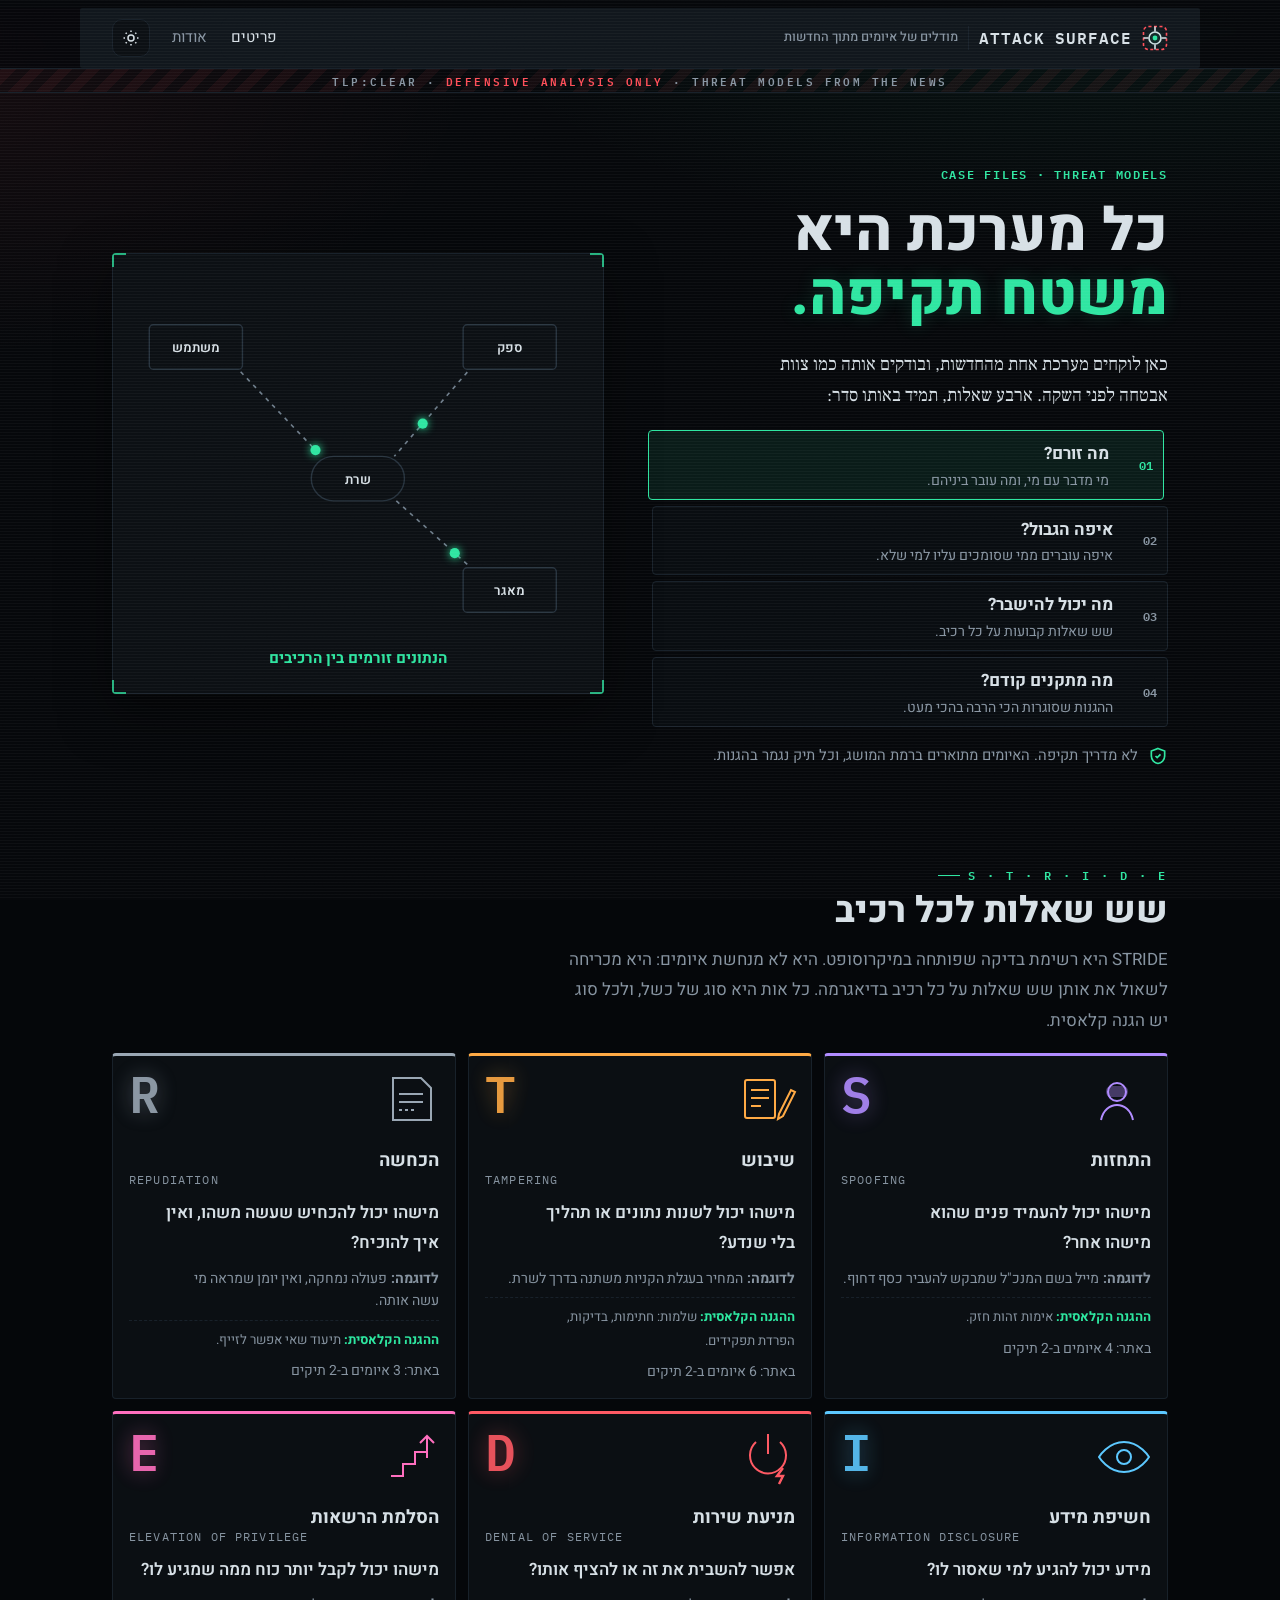
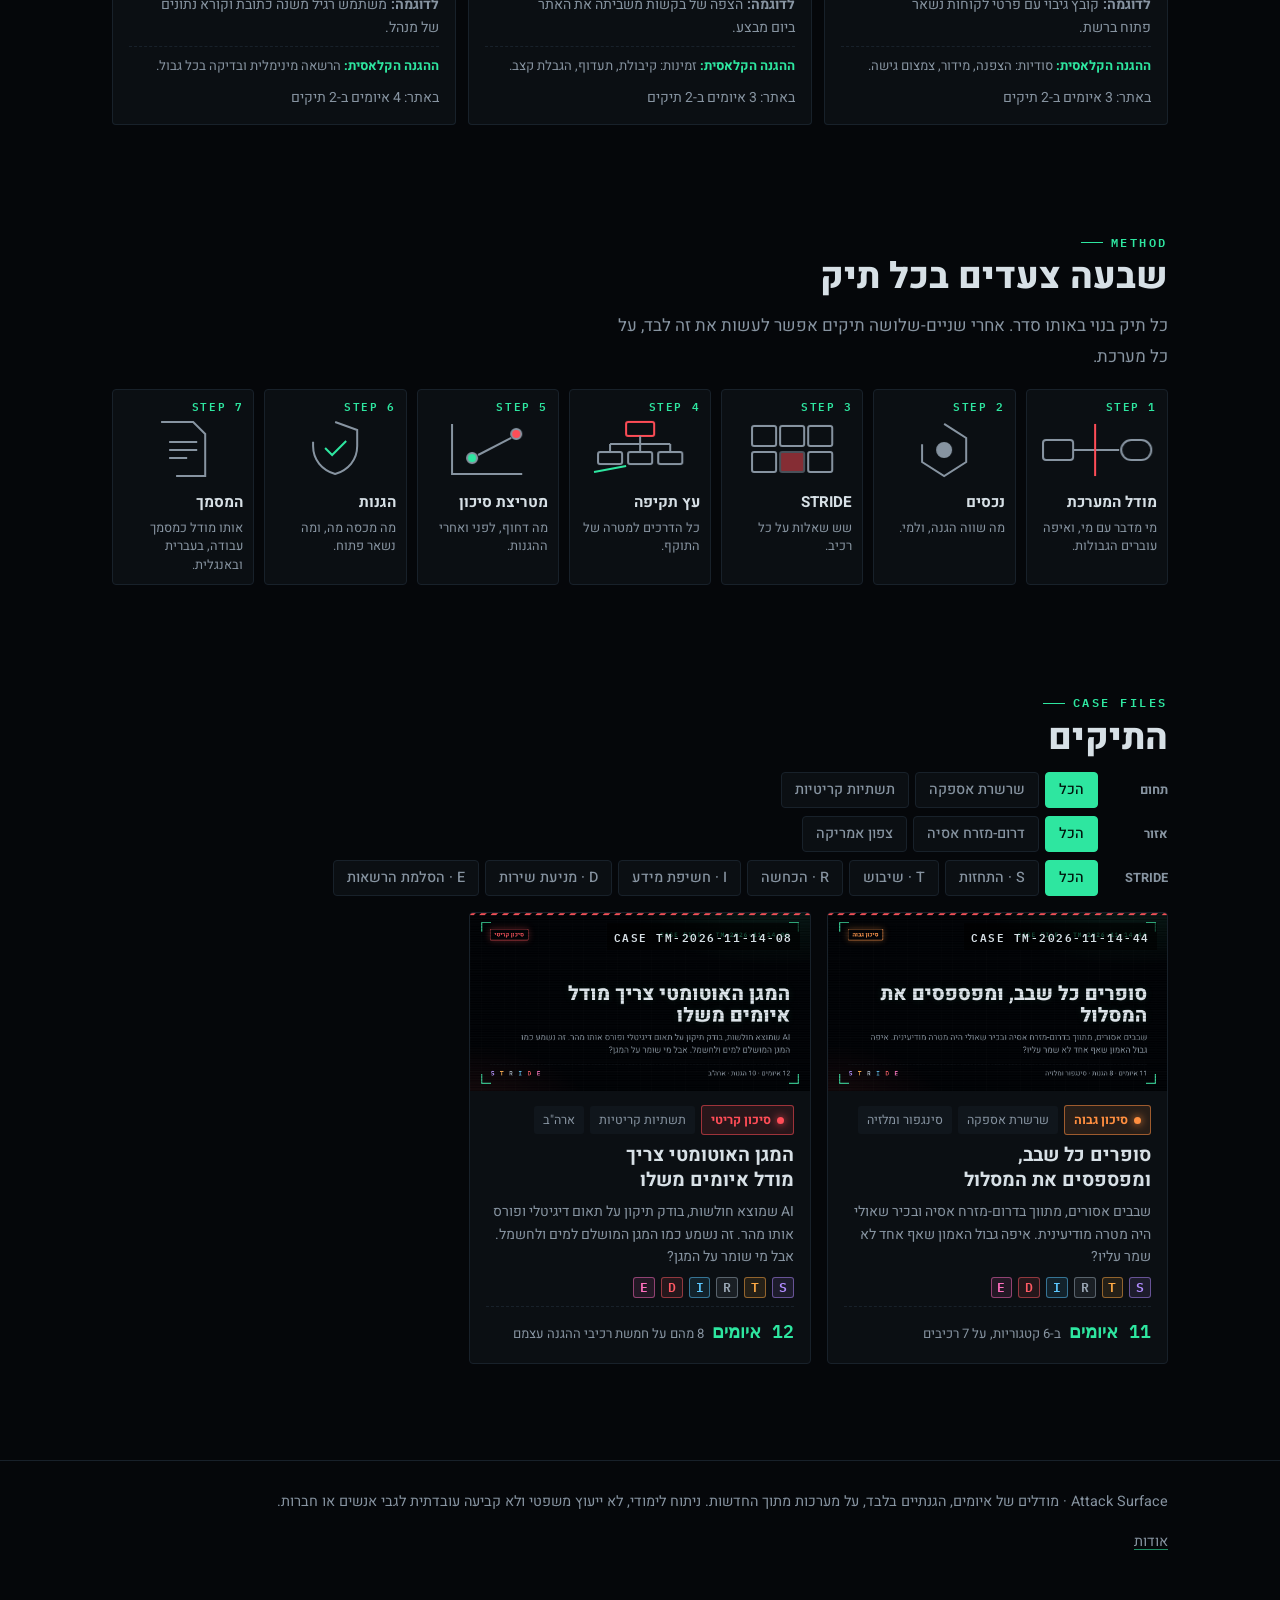
<file: index.html>
<!doctype html>
<html lang="he" dir="rtl">
<head>
<!-- Paste as the FIRST thing in <head> to avoid a light/dark flash -->
<script>(function(){var t;try{t=localStorage.getItem("desk-theme")}catch(e){}document.documentElement.setAttribute("data-theme",t||"dark")})();</script>
<meta charset="utf-8">
<meta name="viewport" content="width=device-width,initial-scale=1">
<title>Attack Surface · מודלים של איומים מתוך החדשות</title>
<meta name="description" content="מודלים של איומים, הגנתיים בלבד, על מערכות שמופיעות בחדשות: דיאגרמת זרימת נתונים, טבלת STRIDE, עץ תקיפה, מטריצת סיכון והגנות.">
<meta property="og:type" content="website">
<meta property="og:title" content="Attack Surface">
<meta property="og:description" content="מודלים של איומים מתוך החדשות. הגנתיים בלבד.">
<meta property="og:image" content="https://ronygralnic.github.io/attack-surface/assets/og.png">
<meta property="og:url" content="https://ronygralnic.github.io/attack-surface/">
<meta name="twitter:card" content="summary_large_image">
<link rel="icon" href="assets/favicon.svg" type="image/svg+xml">
<link rel="stylesheet" href="kit/kit.css">
<link rel="stylesheet" href="assets/site.css">
</head>
<body>
<a class="skip" href="#main">דילוג לתוכן</a>
<header class="site-header"><div class="wrap-wide bar">
  <a class="brand" href="index.html" aria-current="page"><svg class="brand-mark" viewBox="0 0 26 26" fill="none" aria-hidden="true"><rect class="bd" x="1.5" y="1.5" width="23" height="23" rx="5" stroke-width="1.6"/><circle class="ring" cx="13" cy="13" r="6" stroke-width="1.6"/><circle class="core" cx="13" cy="13" r="2.4"/><path class="ring" d="M13 1.5v5M13 19.5v5M1.5 13h5M19.5 13h5" stroke-width="1.6"/></svg><span dir="ltr">Attack Surface</span><small>מודלים של איומים מתוך החדשות</small></a>
  <nav class="nav" aria-label="ראשי"><a href="index.html" aria-current="page">פריטים</a><a href="about.html">אודות</a></nav>
  <button type="button" class="icon-btn theme-toggle" aria-label="מצב כהה"><svg class="moon" viewBox="0 0 24 24" fill="none" stroke="currentColor" stroke-width="2" aria-hidden="true"><path d="M21 12.8A9 9 0 1 1 11.2 3a7 7 0 0 0 9.8 9.8z"/></svg><svg class="sun" viewBox="0 0 24 24" fill="none" stroke="currentColor" stroke-width="2" aria-hidden="true"><circle cx="12" cy="12" r="4"/><path d="M12 2v2M12 20v2M4.9 4.9l1.4 1.4M17.7 17.7l1.4 1.4M2 12h2M20 12h2M4.9 19.1l1.4-1.4M17.7 6.3l1.4-1.4"/></svg></button>
</div></header>

<main id="main">
  <div class="classif" dir="ltr">TLP:CLEAR · <b>Defensive analysis only</b> · Threat models from the news</div>
  <section class="wrap-wide hero" aria-labelledby="hero-h">
    <div class="hero-grid">
      <div>
        <p class="kicker" dir="ltr" style="text-align:right">Case files · threat models</p>
        <h1 id="hero-h">כל מערכת היא<br><span class="hl">משטח תקיפה.</span></h1>
        <p class="lede">כאן לוקחים מערכת אחת מהחדשות, ובודקים אותה כמו צוות אבטחה לפני השקה. ארבע שאלות, תמיד באותו סדר:</p>
        <ol class="qsteps" id="qsteps">
          <li data-s="1"><button type="button"><span class="n" dir="ltr">01</span><span><b>מה זורם?</b><span class="s">מי מדבר עם מי, ומה עובר ביניהם.</span></span></button></li>
          <li data-s="2"><button type="button"><span class="n" dir="ltr">02</span><span><b>איפה הגבול?</b><span class="s">איפה עוברים ממי שסומכים עליו למי שלא.</span></span></button></li>
          <li data-s="3"><button type="button"><span class="n" dir="ltr">03</span><span><b>מה יכול להישבר?</b><span class="s">שש שאלות קבועות על כל רכיב.</span></span></button></li>
          <li data-s="4"><button type="button"><span class="n" dir="ltr">04</span><span><b>מה מתקנים קודם?</b><span class="s">ההגנות שסוגרות הכי הרבה בהכי מעט.</span></span></button></li>
        </ol>
        <p class="def"><svg viewBox="0 0 24 24" width="20" height="20" fill="none" stroke="currentColor" stroke-width="2" aria-hidden="true" style="color:var(--accent);flex:none"><path d="M12 3l8 3v6c0 4.5-3.4 8.3-8 9-4.6-.7-8-4.5-8-9V6z"/><path d="M9 12l2 2 4-4"/></svg><span>לא מדריך תקיפה. האיומים מתוארים ברמת המושג, וכל תיק נגמר בהגנות.</span></p>
      </div>
      <div class="hud" style="padding:12px"><svg class="sys s1" id="sys" viewBox="0 0 460 400" role="img" aria-label="המחשה: מערכת קטנה עם משתמש, שרת, מאגר וספק. השלב המודגש משתנה לפי השאלה."></svg></div>
    </div>
  </section>

  <section class="wrap-wide sec" aria-labelledby="stride-h">
    <div class="sec-head"><span class="no" dir="ltr">S · T · R · I · D · E</span><h2 id="stride-h">שש שאלות לכל רכיב</h2></div>
    <p class="sec-intro">STRIDE היא רשימת בדיקה שפותחה במיקרוסופט. היא לא מנחשת איומים: היא מכריחה לשאול את אותן שש שאלות על כל רכיב בדיאגרמה. כל אות היא סוג של כשל, ולכל סוג יש הגנה קלאסית.</p>
    <div class="stride6" id="stride6"></div>
  </section>

  <section class="wrap-wide sec" aria-labelledby="how-h">
    <div class="sec-head"><span class="no" dir="ltr">Method</span><h2 id="how-h">שבעה צעדים בכל תיק</h2></div>
    <p class="sec-intro">כל תיק בנוי באותו סדר. אחרי שניים-שלושה תיקים אפשר לעשות את זה לבד, על כל מערכת.</p>
    <ol class="path7" id="path7"></ol>
  </section>

  <section class="wrap-wide sec" aria-labelledby="items-h" id="items">
    <div class="sec-head"><span class="no" dir="ltr">Case files</span><h2 id="items-h">התיקים</h2></div>
    <div class="filters" id="filters"></div>
    <div class="gallery" id="gallery" aria-live="polite"></div>
  </section>
</main>

<footer class="site-footer"><div class="wrap-wide">
  <p><span dir="ltr">Attack Surface</span> · מודלים של איומים, הגנתיים בלבד, על מערכות מתוך החדשות. ניתוח לימודי, לא ייעוץ משפטי ולא קביעה עובדתית לגבי אנשים או חברות.</p>
  <p><a href="about.html">אודות</a></p>
</div></footer>
<script src="kit/kit.js"></script>
<script src="items/data.js"></script>
<script src="assets/home.js"></script>
<script>Desk.goat("attack-surface",".github.io")</script>
</body>
</html>
</file>
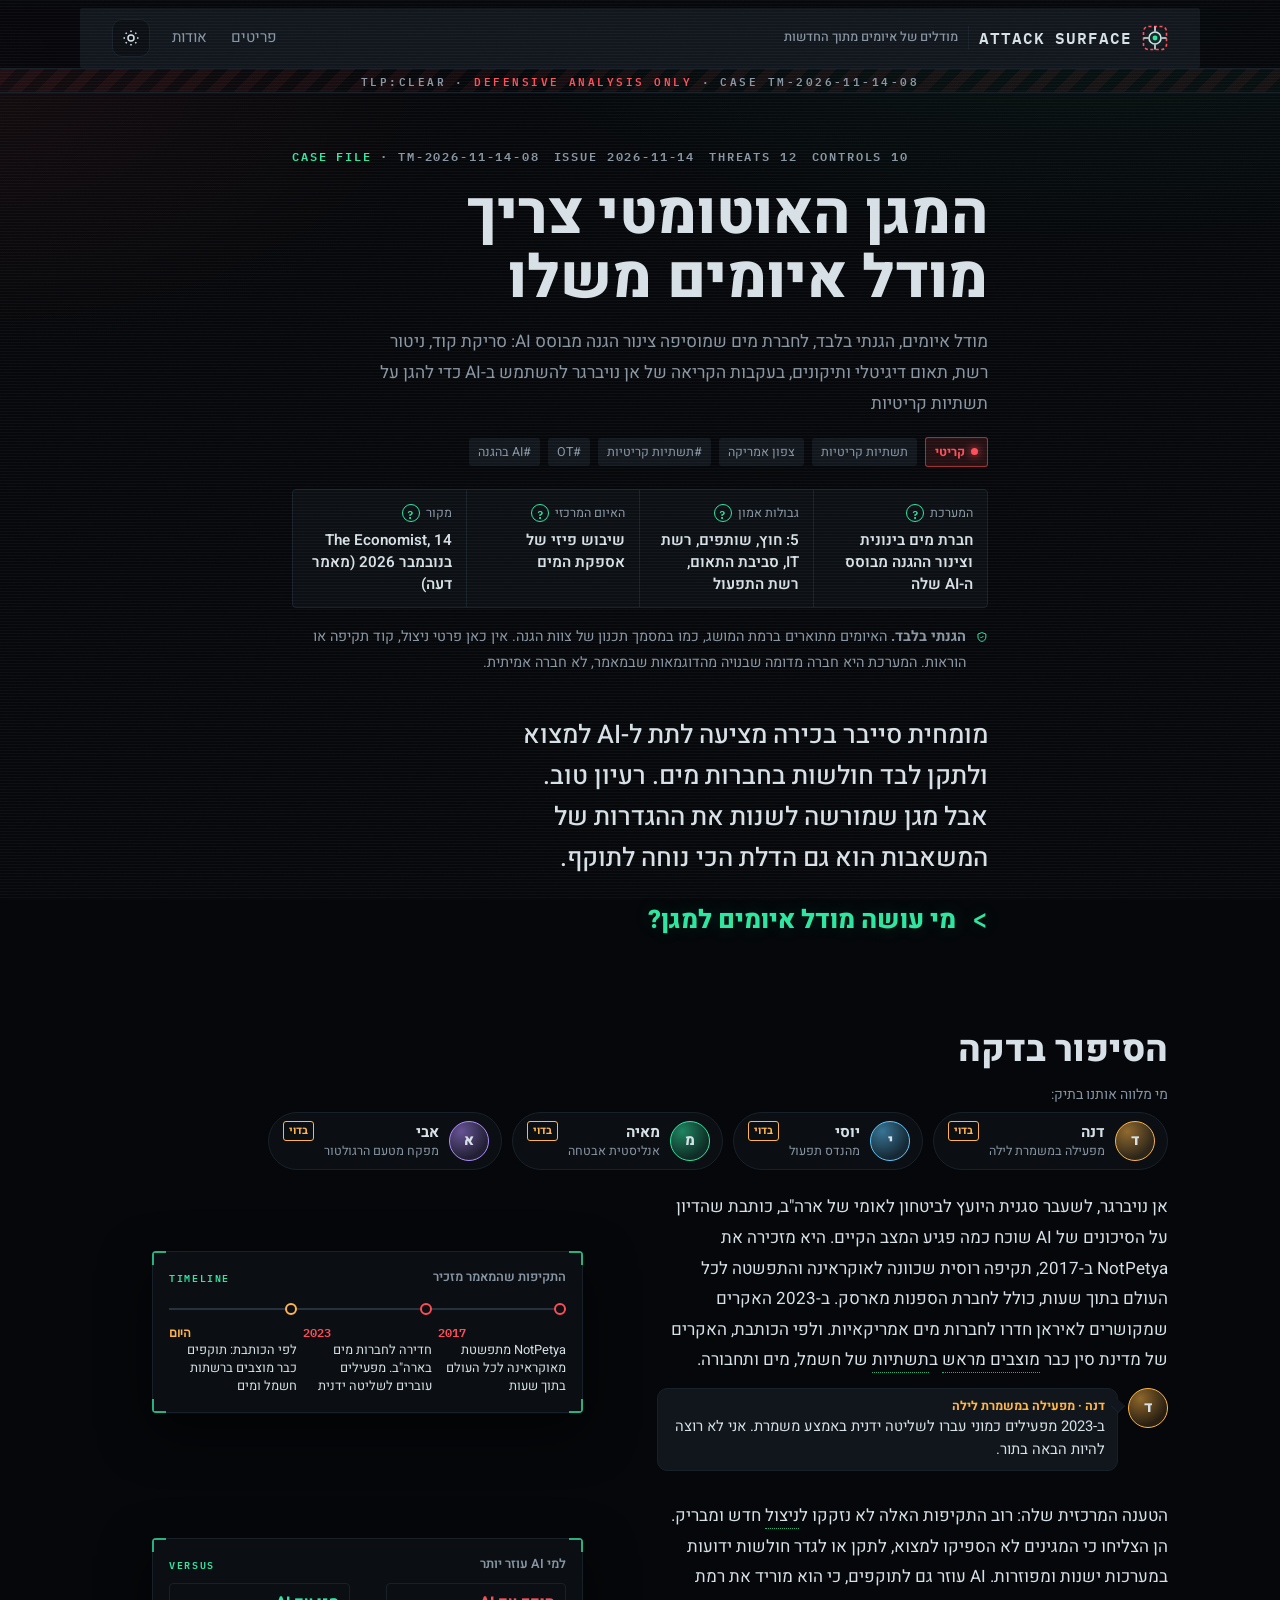
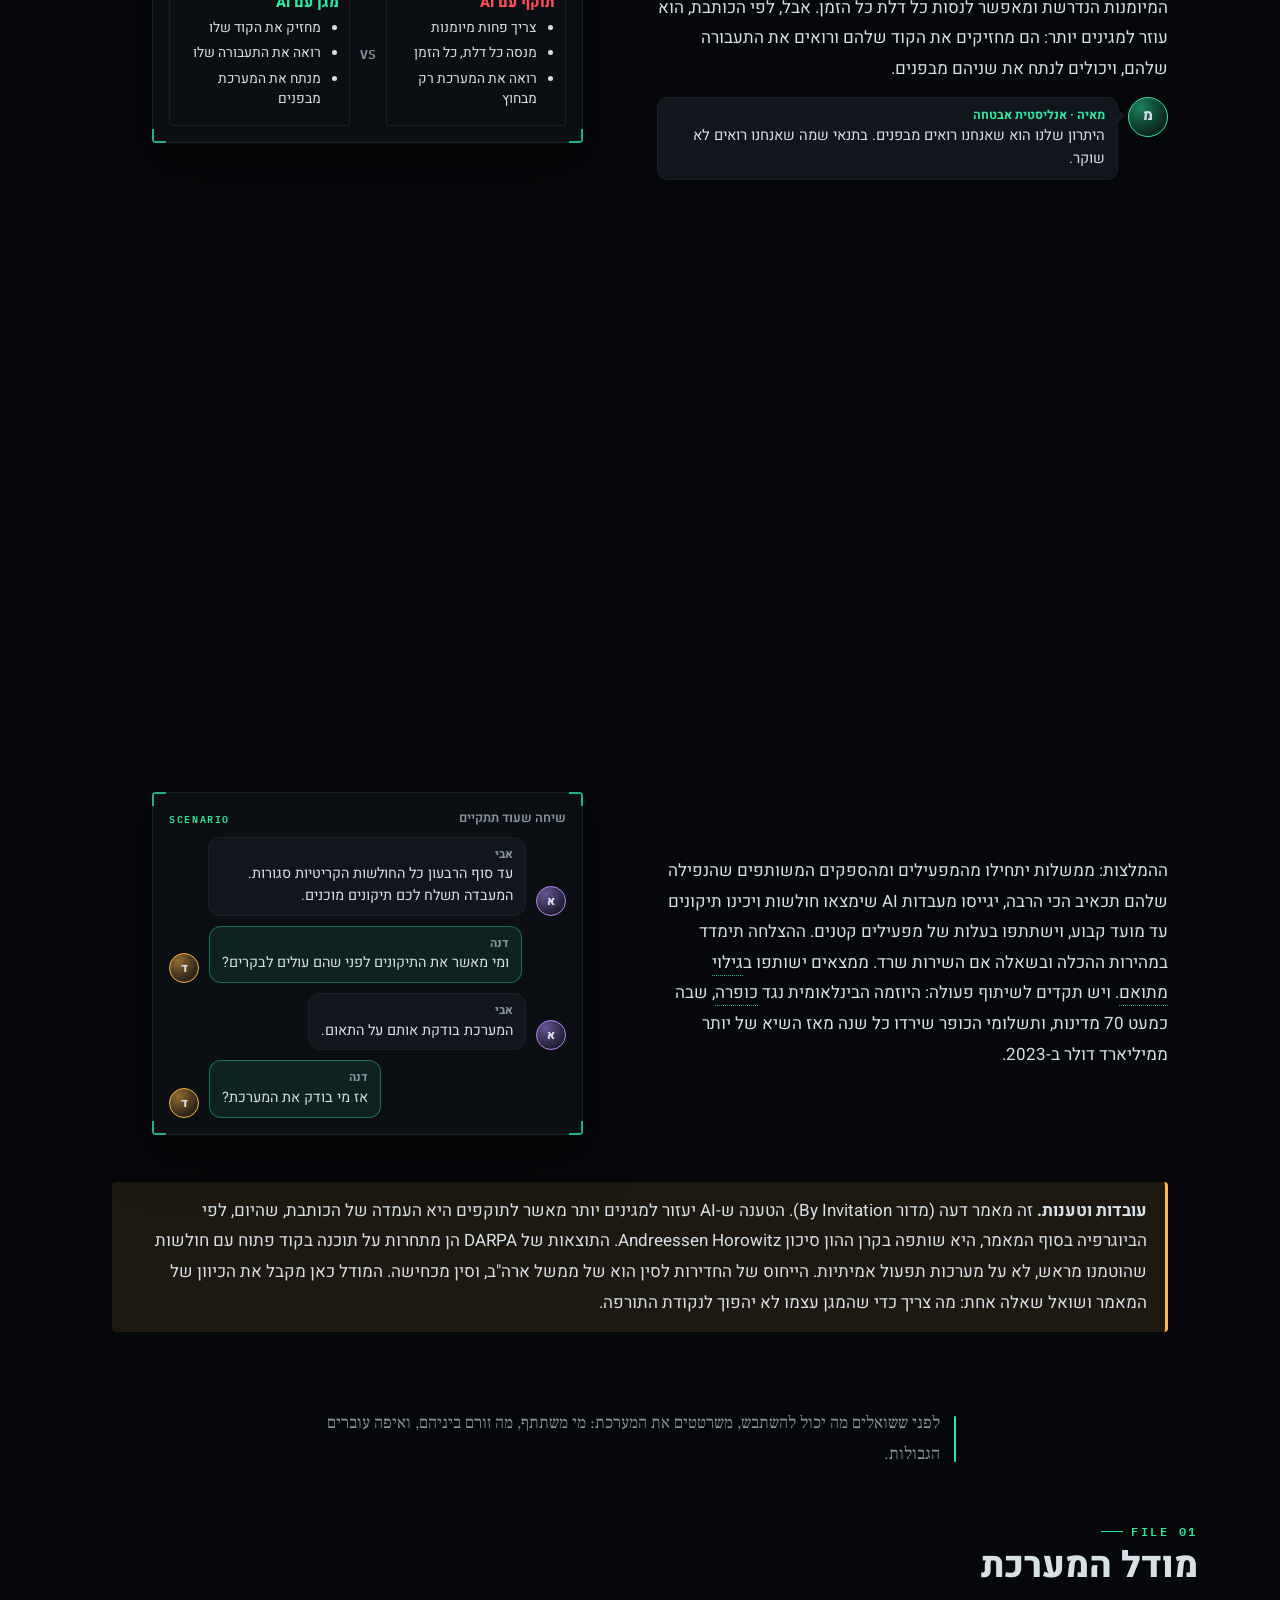
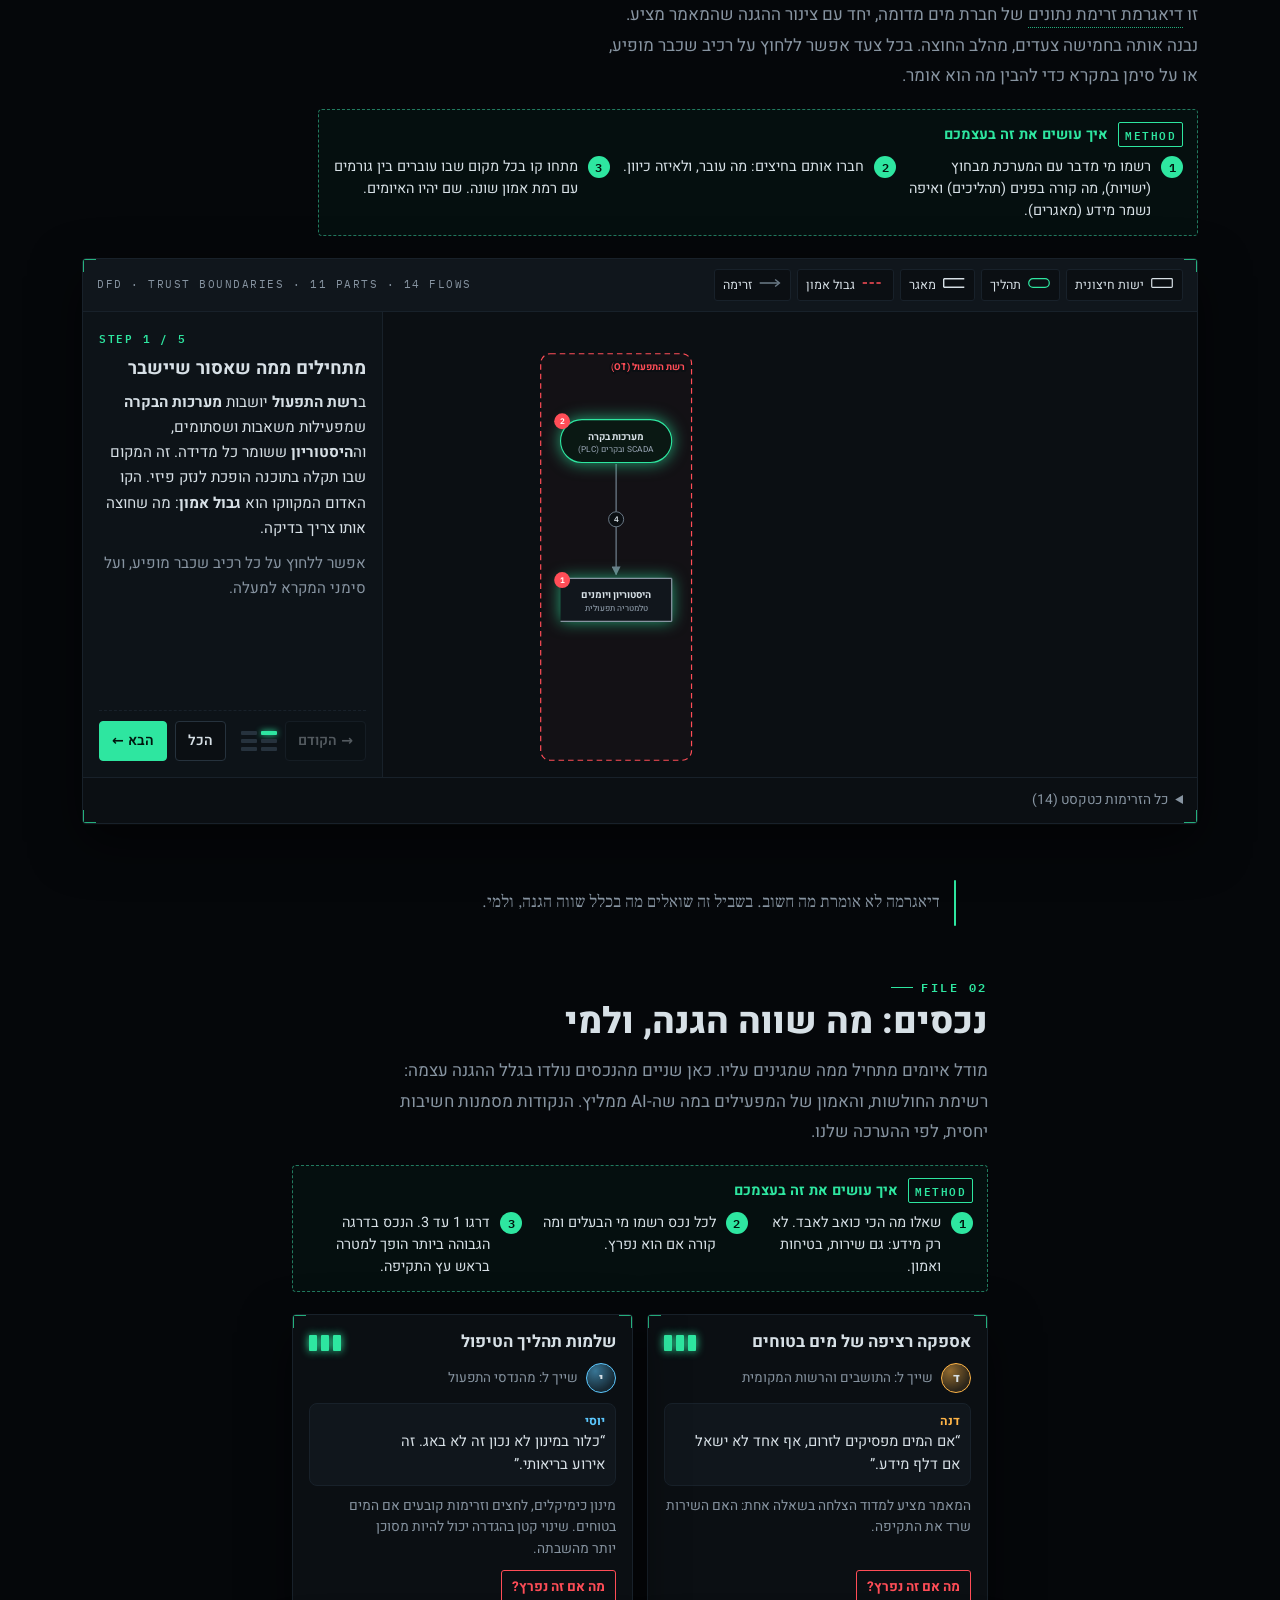
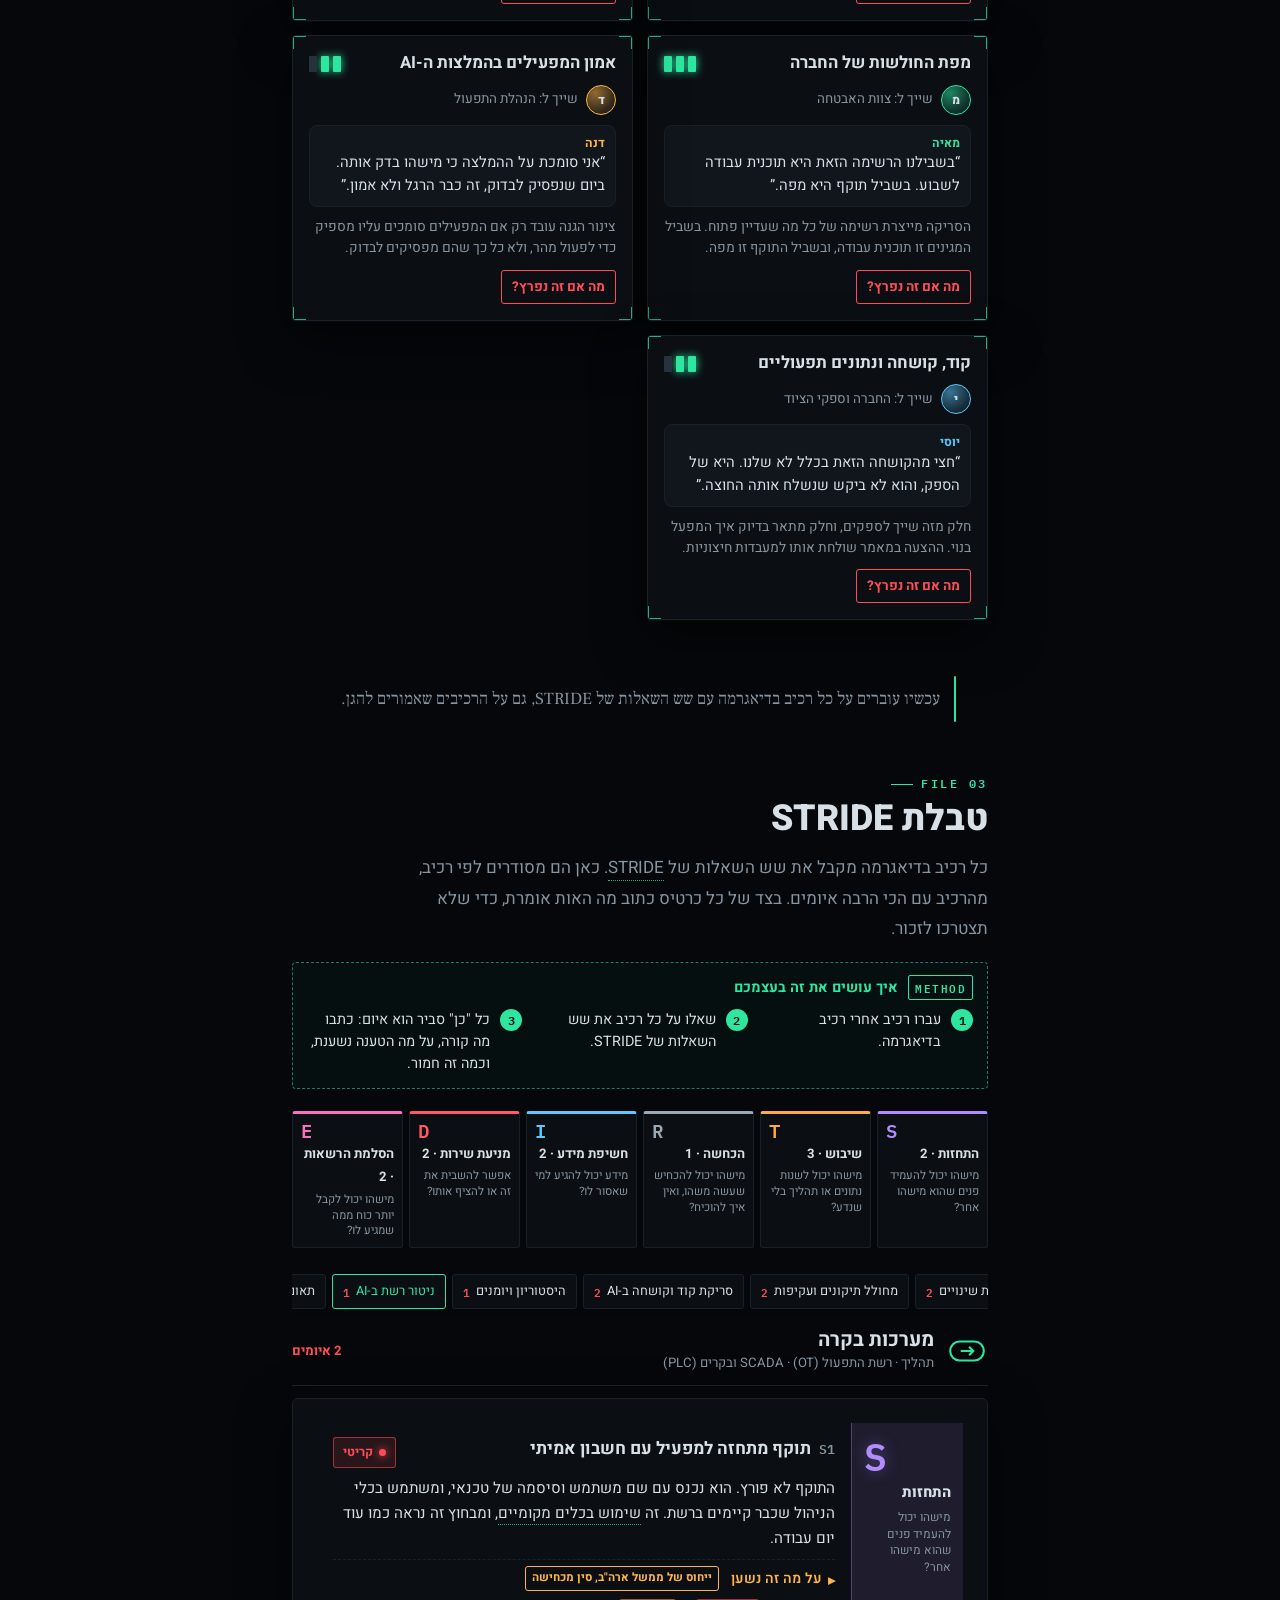
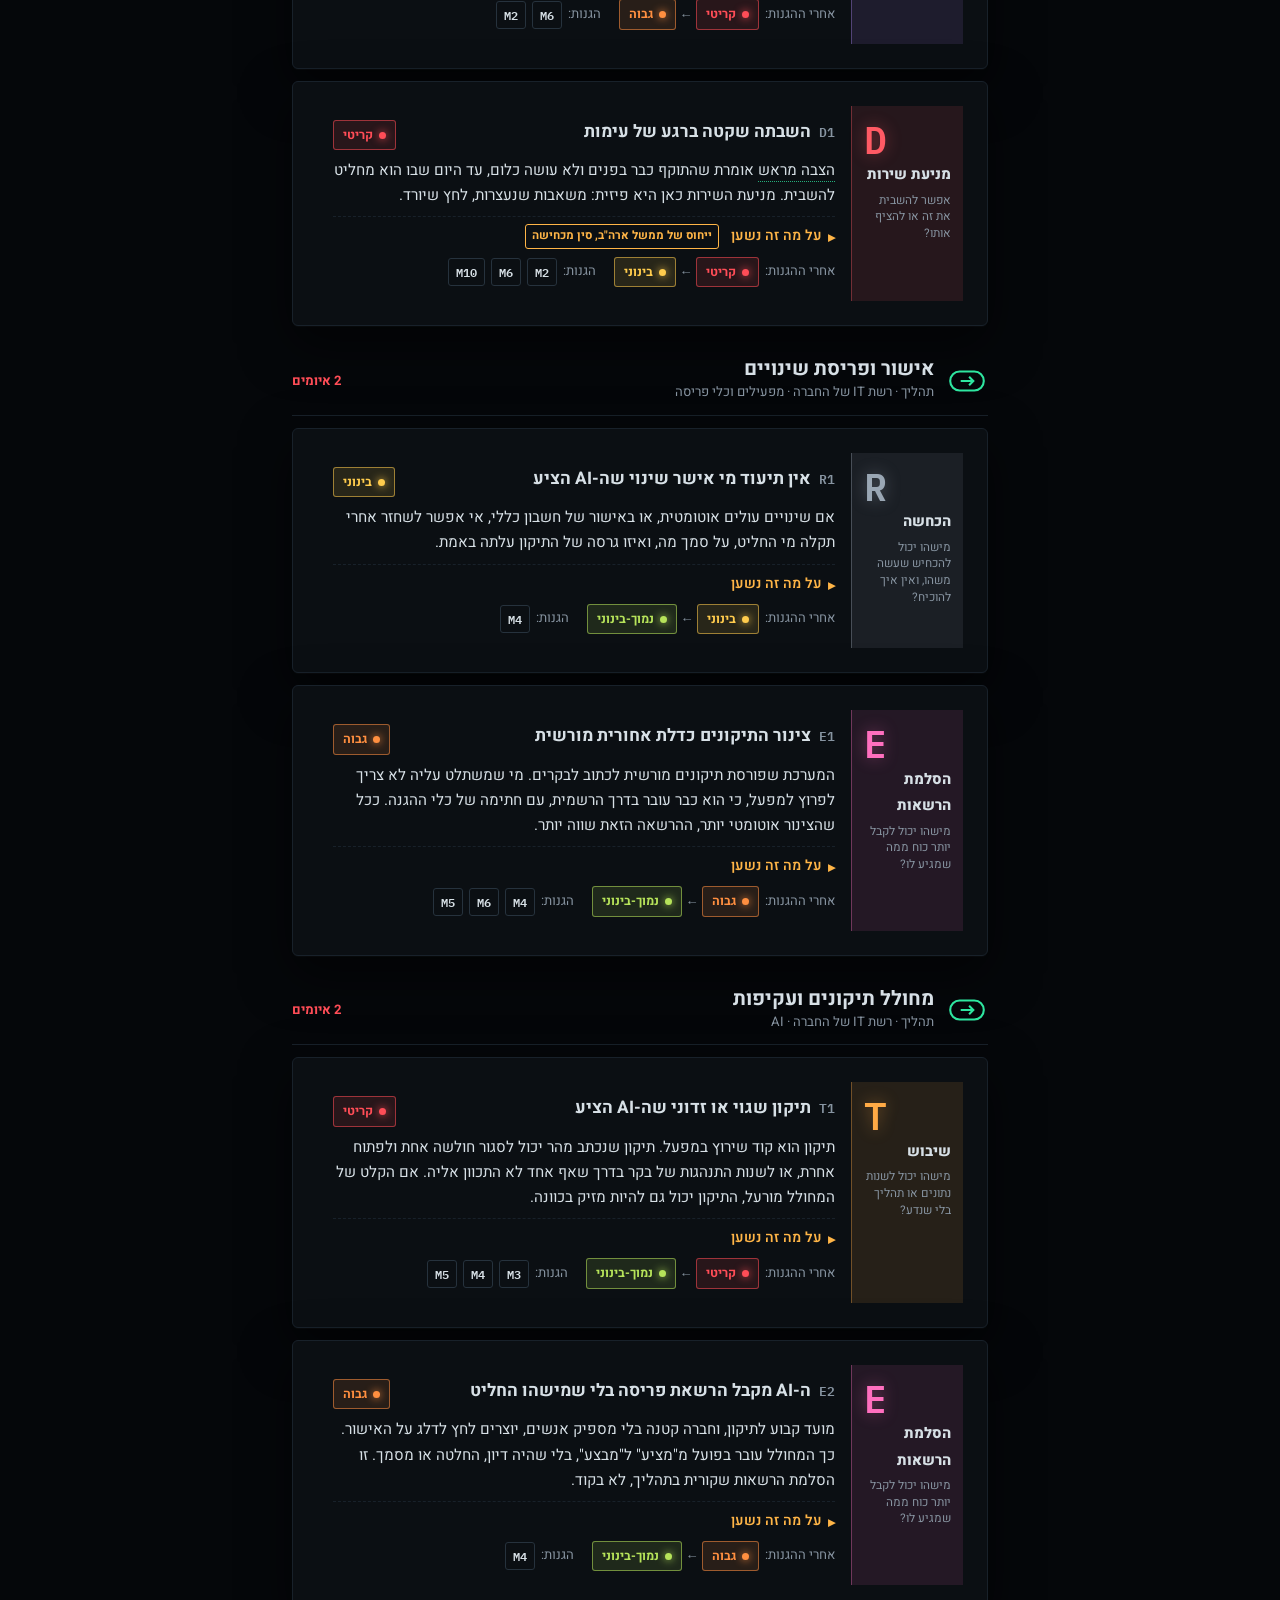
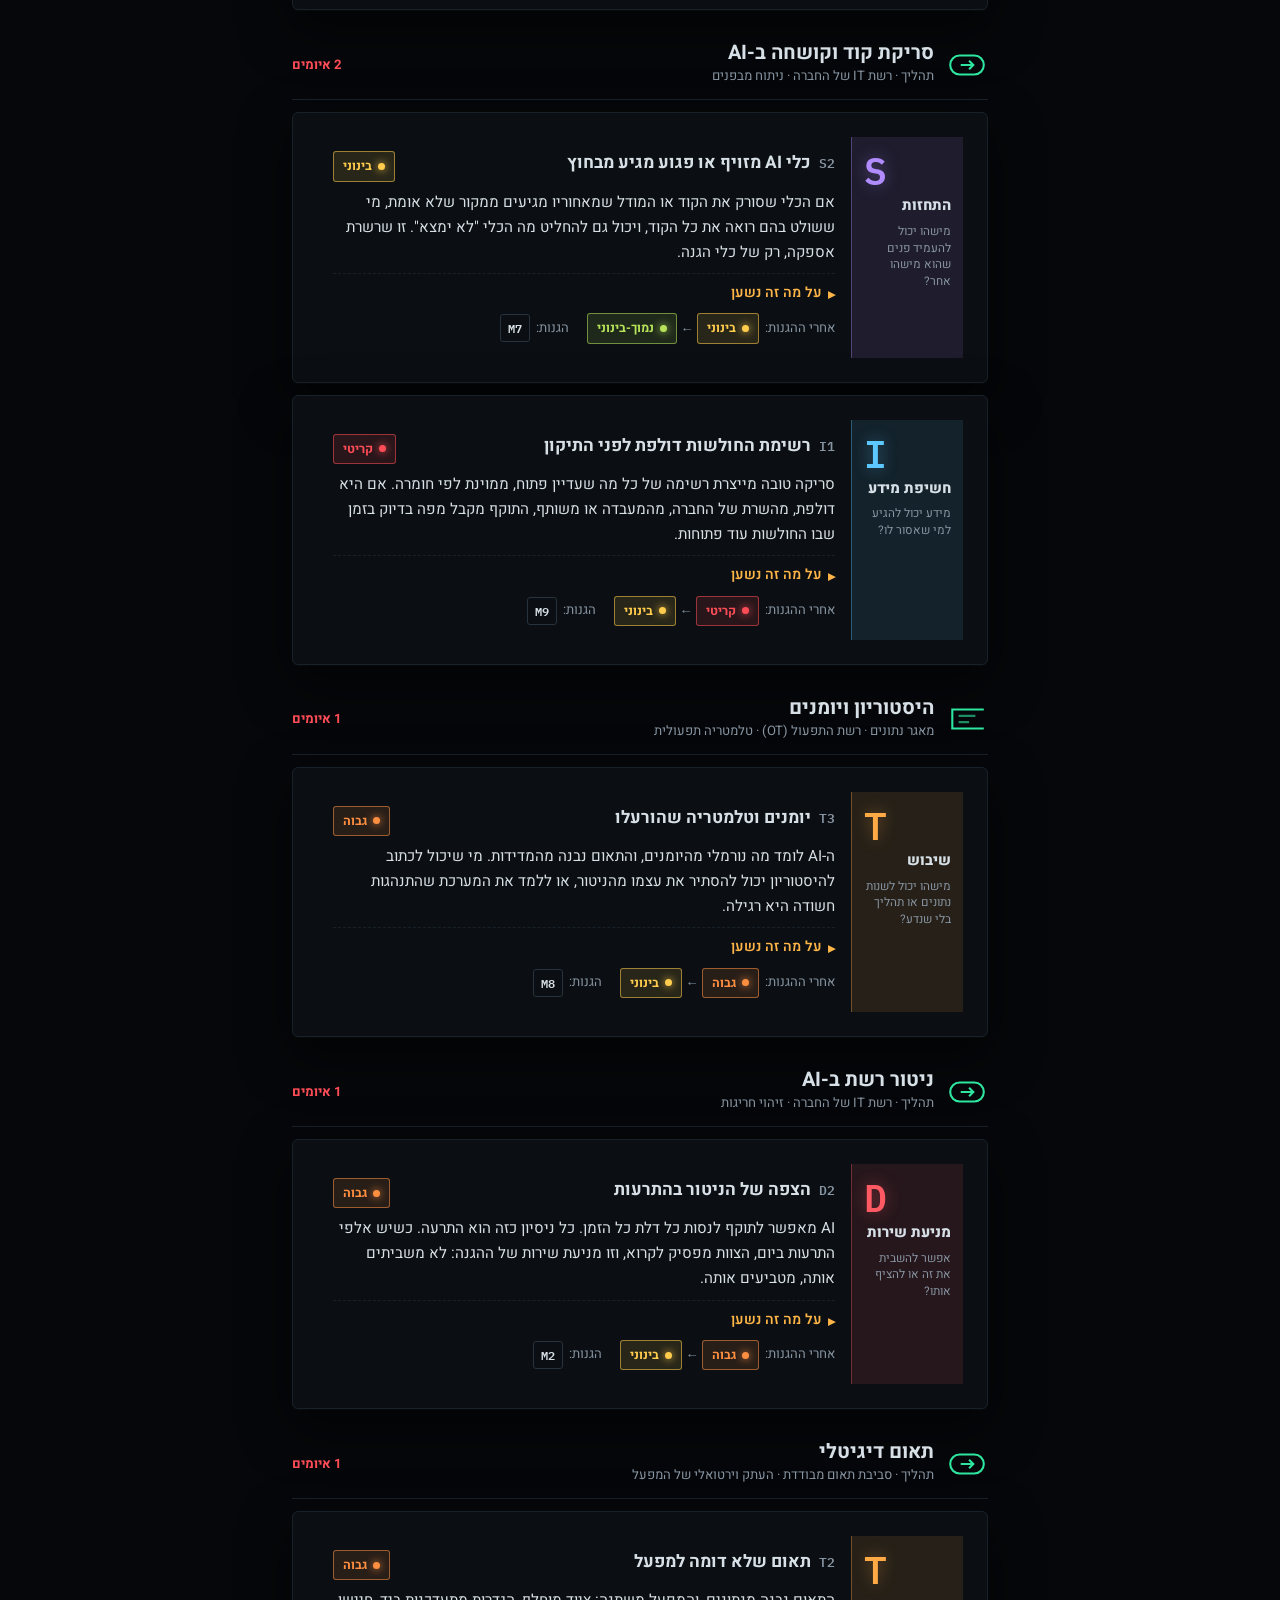
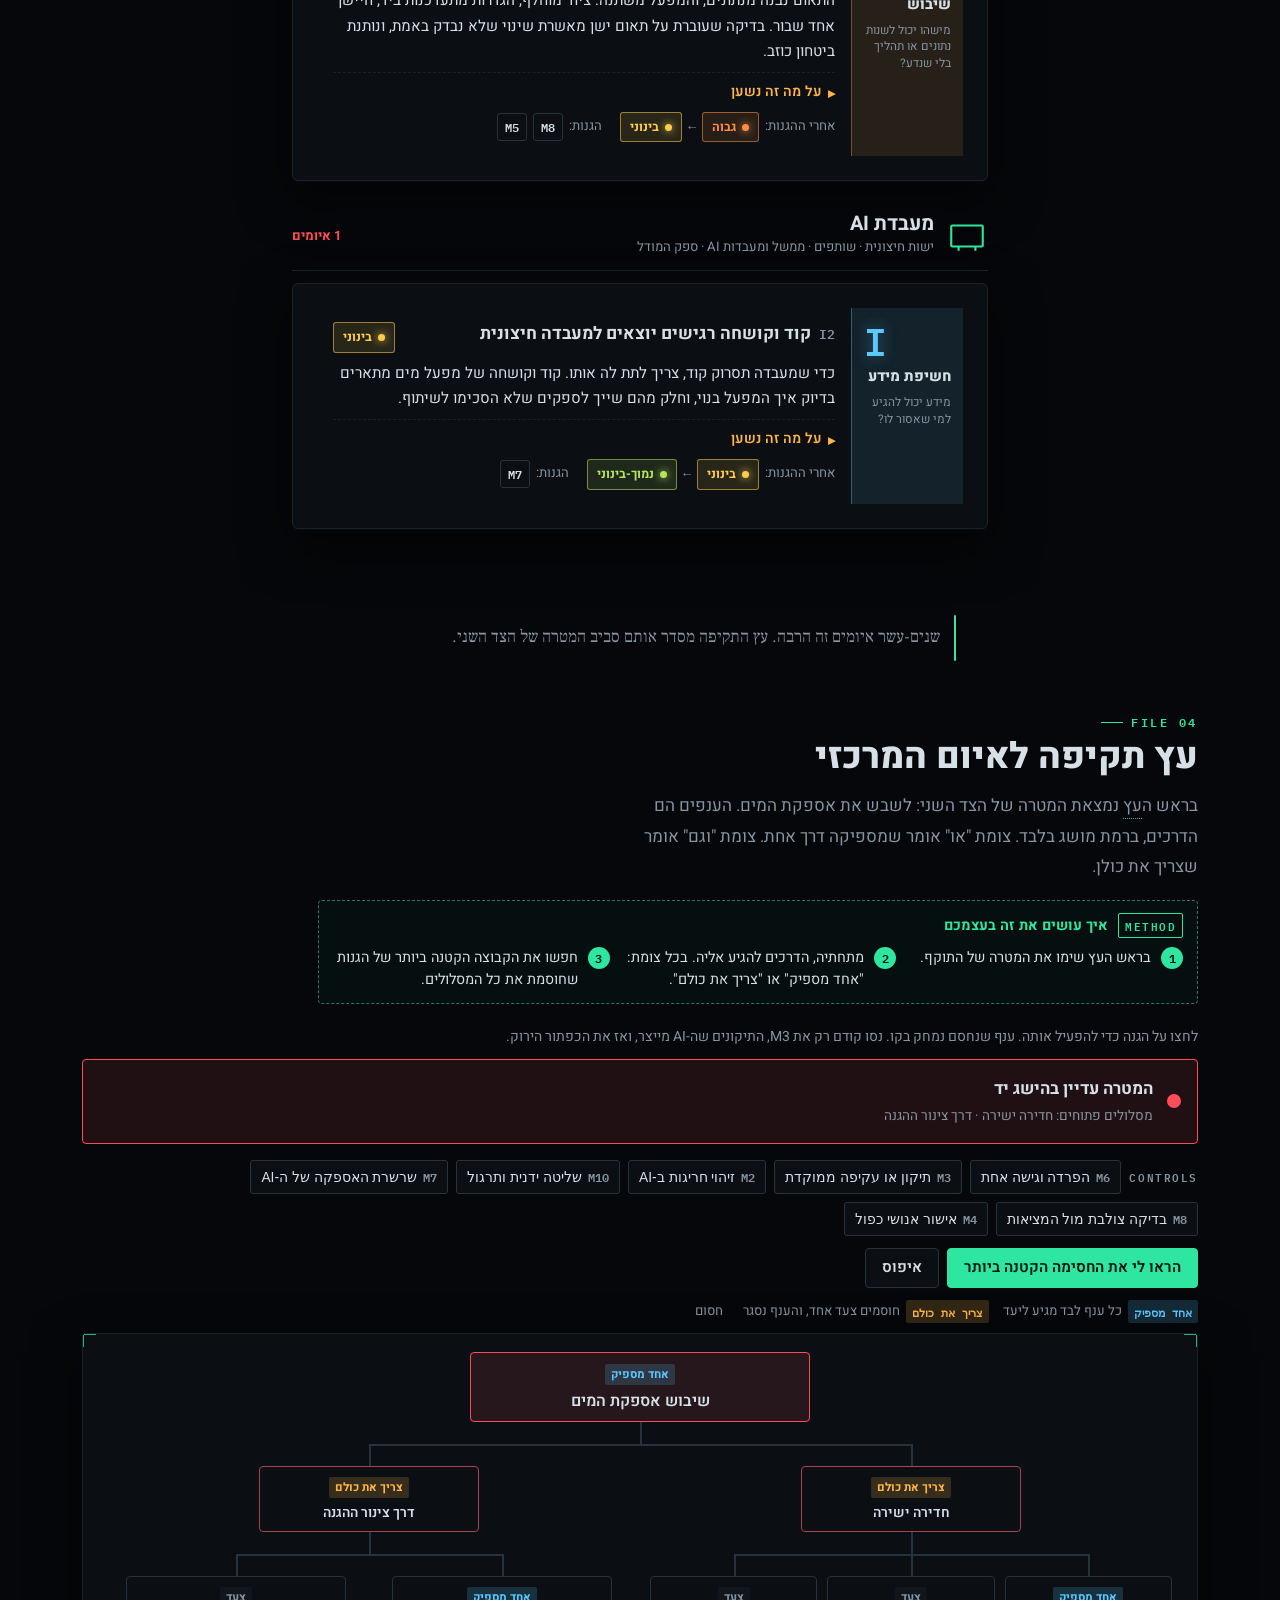
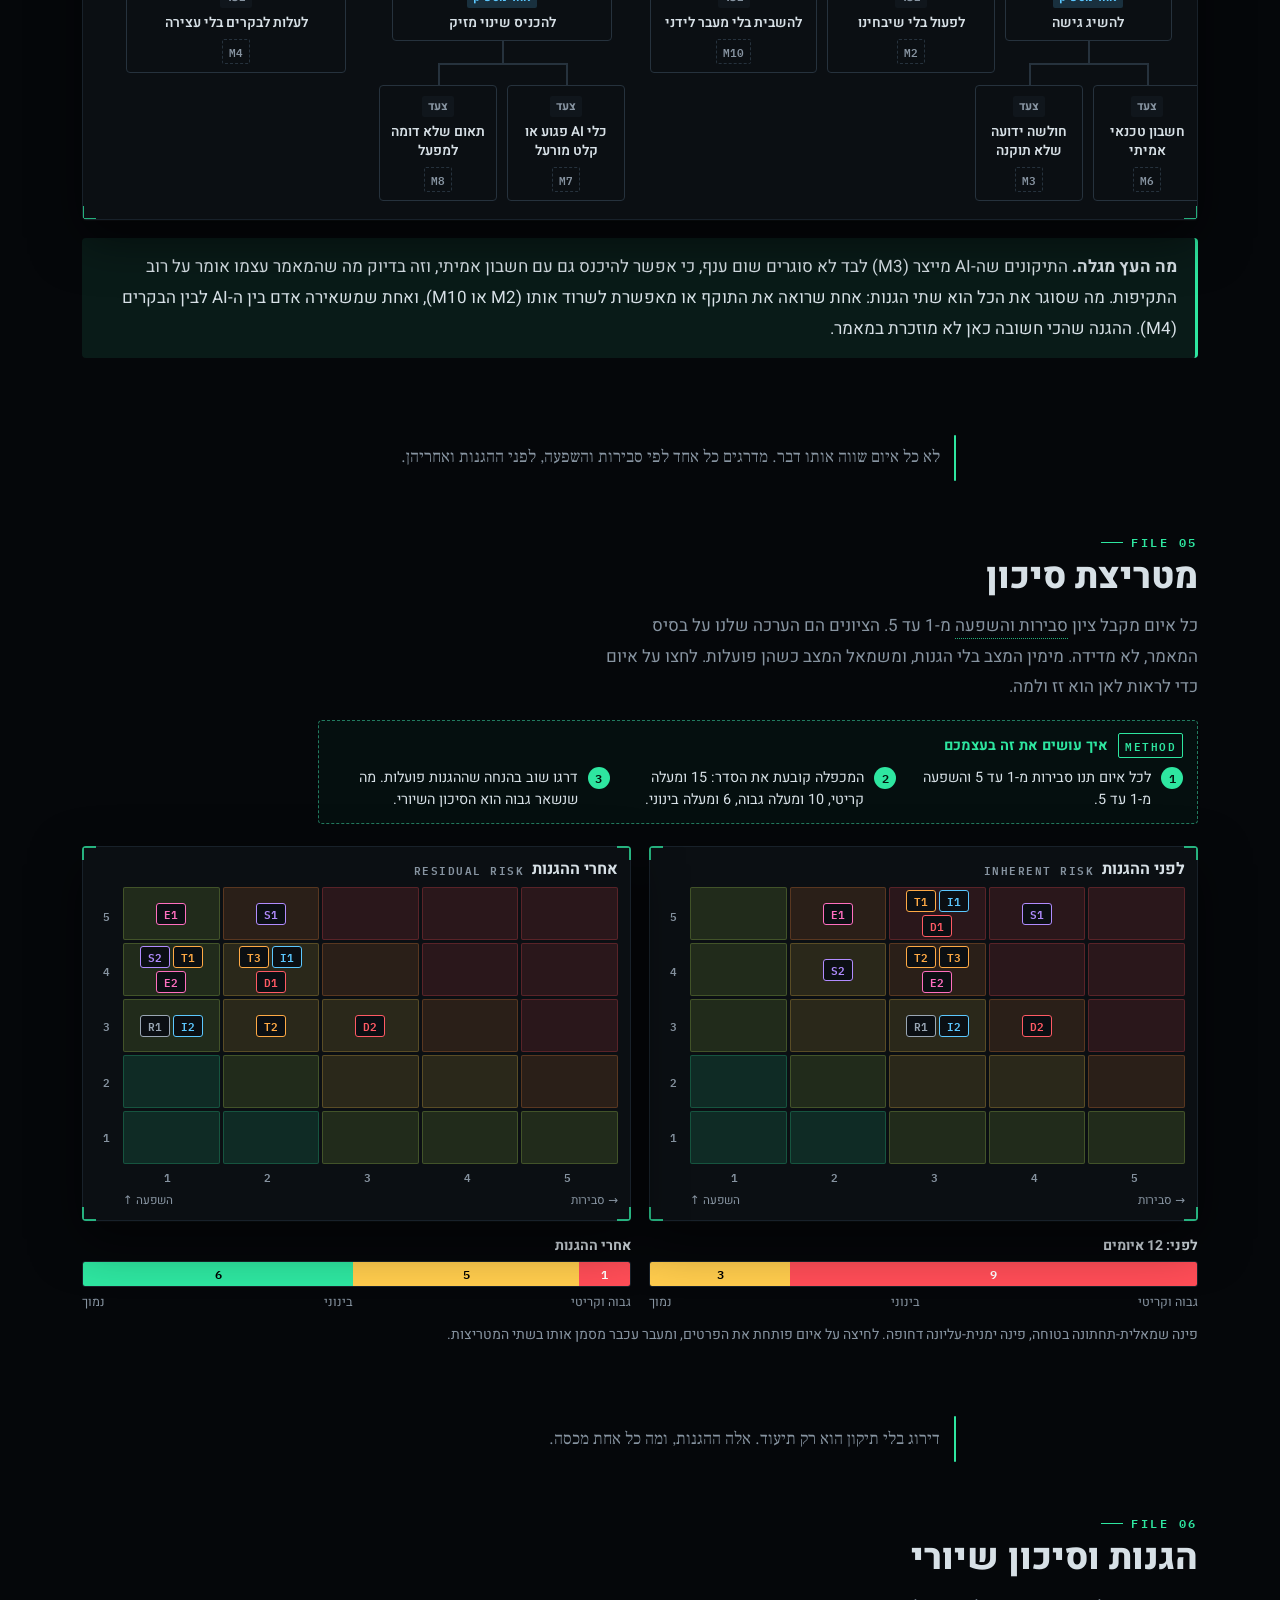
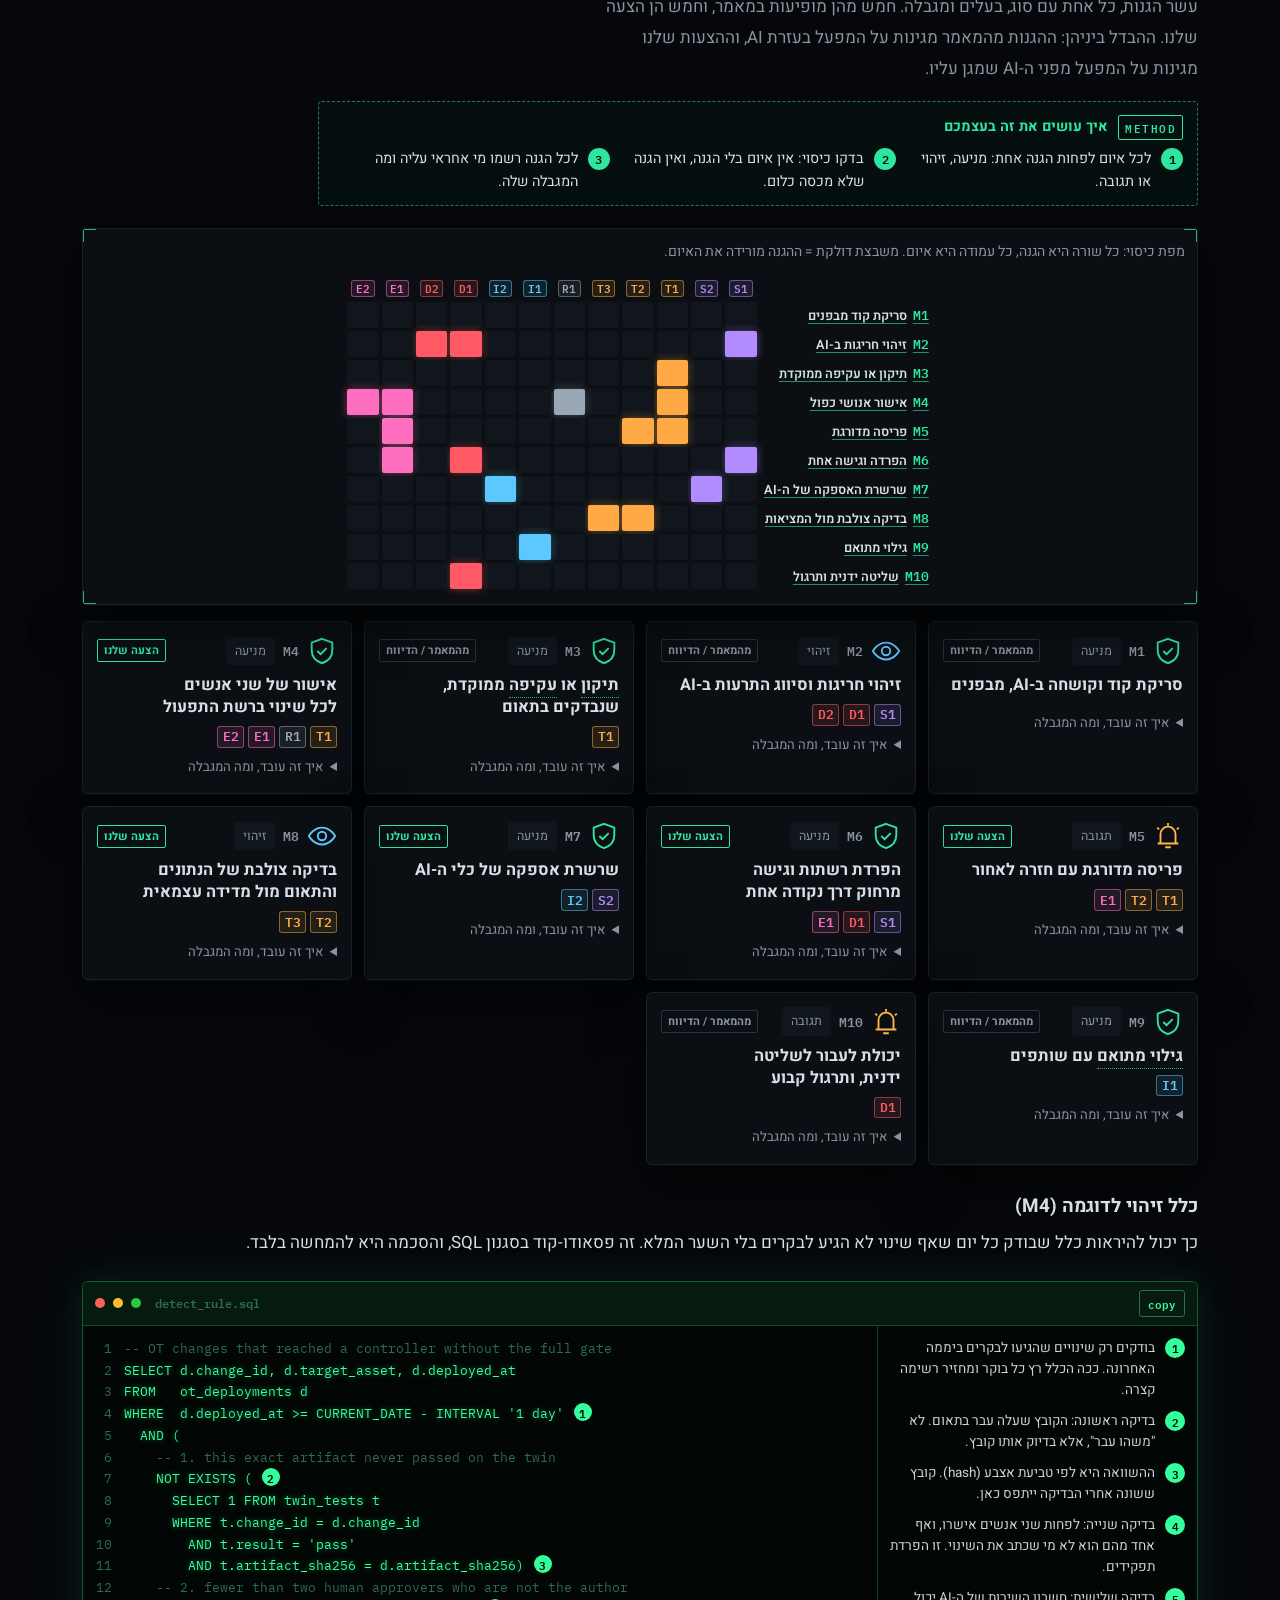
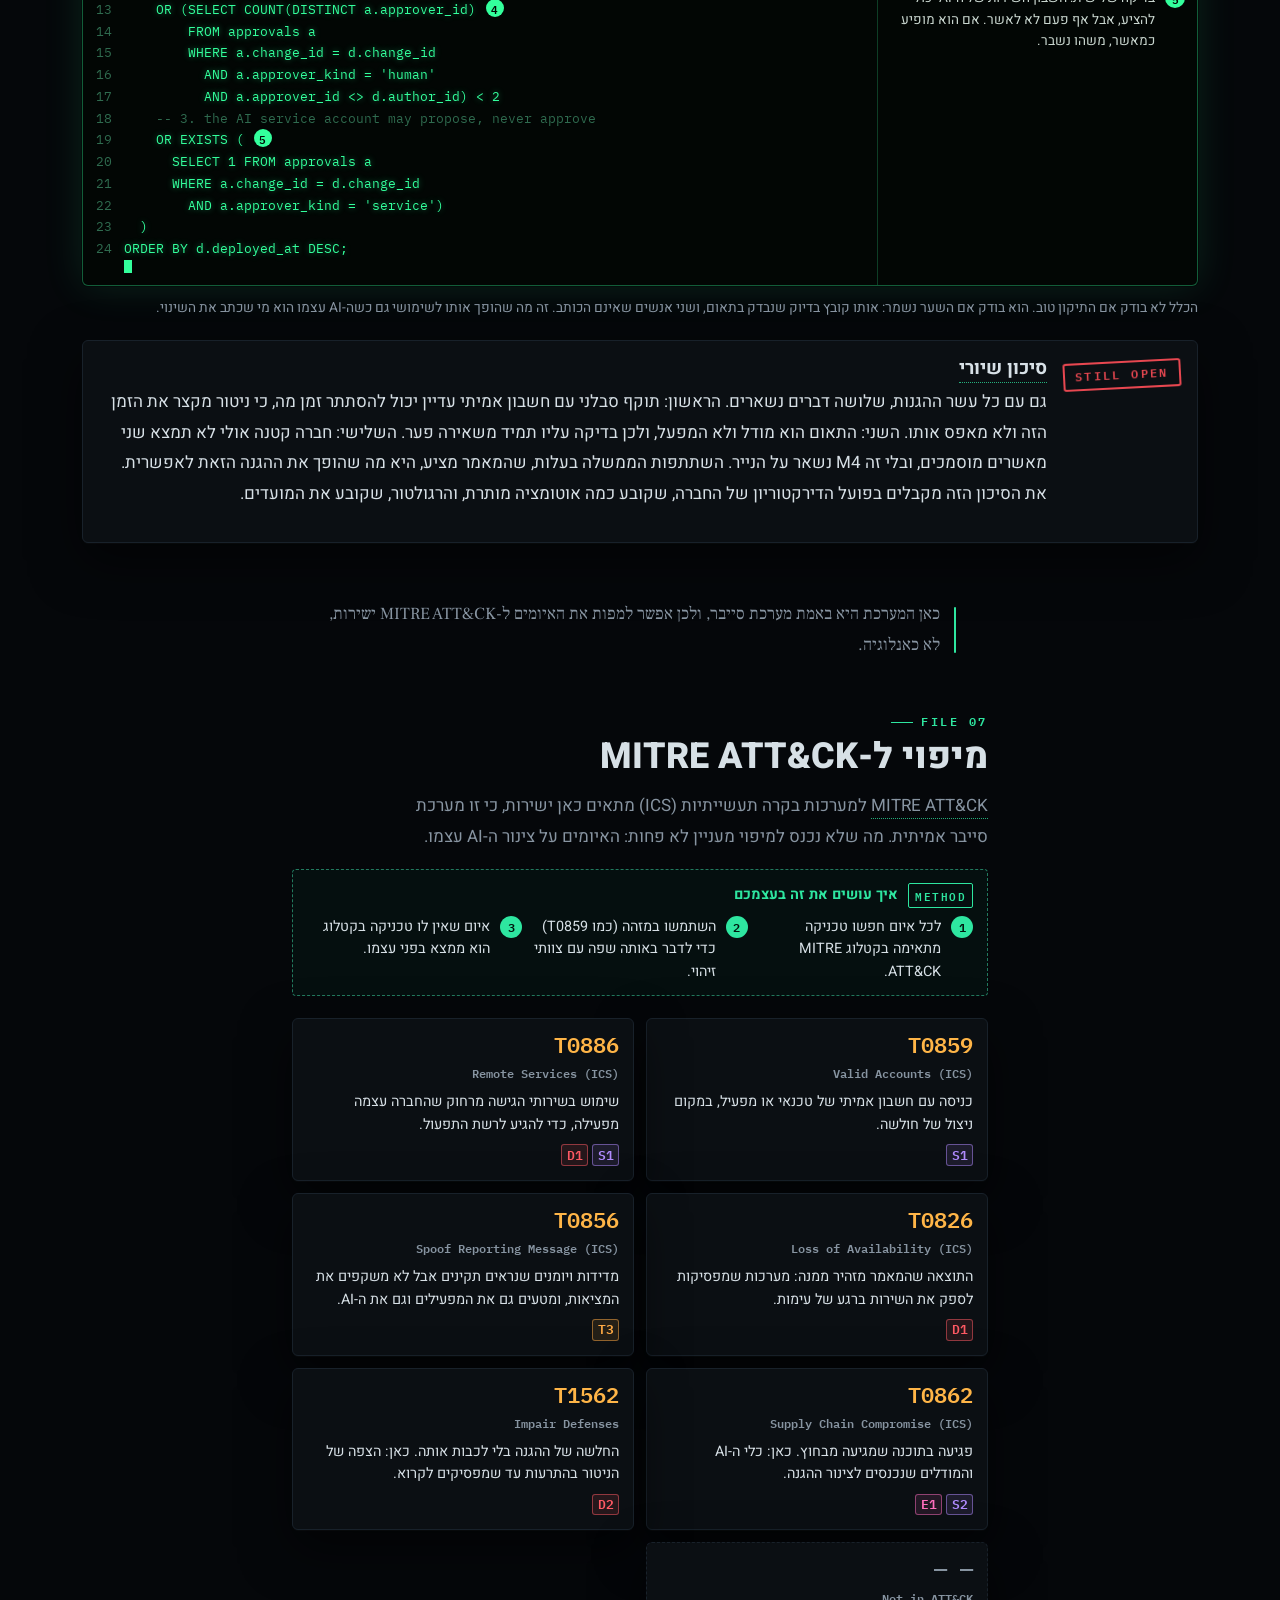
<file: items/2026-11-14-08/index.html>
<!doctype html>
<html lang="he" dir="rtl">
<head>
<!-- Paste as the FIRST thing in <head> to avoid a light/dark flash -->
<script>(function(){var t;try{t=localStorage.getItem("desk-theme")}catch(e){}document.documentElement.setAttribute("data-theme",t||"dark")})();</script>
<meta charset="utf-8">
<meta name="viewport" content="width=device-width,initial-scale=1">
<title>המגן האוטומטי צריך מודל איומים משלו · Attack Surface</title>
<meta name="description" content="AI שמוצא חולשות, בודק תיקון על תאום דיגיטלי ופורס אותו מהר. זה נשמע כמו המגן המושלם למים ולחשמל. אבל מי שומר על המגן?">
<meta property="og:type" content="article">
<meta property="og:title" content="המגן האוטומטי צריך מודל איומים משלו">
<meta property="og:description" content="AI שמוצא חולשות, בודק תיקון על תאום דיגיטלי ופורס אותו מהר. זה נשמע כמו המגן המושלם למים ולחשמל. אבל מי שומר על המגן?">
<meta property="og:image" content="https://ronygralnic.github.io/attack-surface/items/2026-11-14-08/og.png">
<meta property="og:url" content="https://ronygralnic.github.io/attack-surface/items/2026-11-14-08/">
<meta name="twitter:card" content="summary_large_image">
<link rel="icon" href="../../assets/favicon.svg" type="image/svg+xml">
<link rel="stylesheet" href="../../kit/kit.css">
<link rel="stylesheet" href="../../assets/site.css">
</head>
<body>
<a class="skip" href="#app">דילוג לתוכן</a>
<header class="site-header"><div class="wrap-wide bar">
  <a class="brand" href="../../index.html"><svg class="brand-mark" viewBox="0 0 26 26" fill="none" aria-hidden="true"><rect class="bd" x="1.5" y="1.5" width="23" height="23" rx="5" stroke-width="1.6"/><circle class="ring" cx="13" cy="13" r="6" stroke-width="1.6"/><circle class="core" cx="13" cy="13" r="2.4"/><path class="ring" d="M13 1.5v5M13 19.5v5M1.5 13h5M19.5 13h5" stroke-width="1.6"/></svg><span dir="ltr">Attack Surface</span><small>מודלים של איומים מתוך החדשות</small></a>
  <nav class="nav" aria-label="ראשי"><a href="../../index.html">פריטים</a><a href="../../about.html">אודות</a></nav>
  <button type="button" class="icon-btn theme-toggle" aria-label="מצב כהה"><svg class="moon" viewBox="0 0 24 24" fill="none" stroke="currentColor" stroke-width="2" aria-hidden="true"><path d="M21 12.8A9 9 0 1 1 11.2 3a7 7 0 0 0 9.8 9.8z"/></svg><svg class="sun" viewBox="0 0 24 24" fill="none" stroke="currentColor" stroke-width="2" aria-hidden="true"><circle cx="12" cy="12" r="4"/><path d="M12 2v2M12 20v2M4.9 4.9l1.4 1.4M17.7 17.7l1.4 1.4M2 12h2M20 12h2M4.9 19.1l1.4-1.4M17.7 6.3l1.4-1.4"/></svg></button>
</div></header>
<main id="app"><div class="wrap" style="padding:60px 0"><p class="muted">טוען את מודל האיומים…</p><noscript><p>העמוד הזה צריך JavaScript כדי להציג את הדיאגרמות והטבלאות. המסמך המלא זמין גם כ-PDF בתיקיית הפריט.</p></noscript></div></main>
<footer class="site-footer"><div class="wrap-wide">
  <p><span dir="ltr">Attack Surface</span> · מודלים של איומים, הגנתיים בלבד, על מערכות מתוך החדשות. ניתוח לימודי, לא ייעוץ משפטי ולא קביעה עובדתית לגבי אנשים או חברות.</p>
  <p><a href="../../index.html">כל הפריטים</a> · <a href="../../about.html">אודות</a></p>
</div></footer>
<script src="../../kit/kit.js"></script>
<script src="data.js"></script>
<script src="../../assets/item.js"></script>
<script>Desk.goat("attack-surface",".github.io")</script>
</body>
</html>
</file>
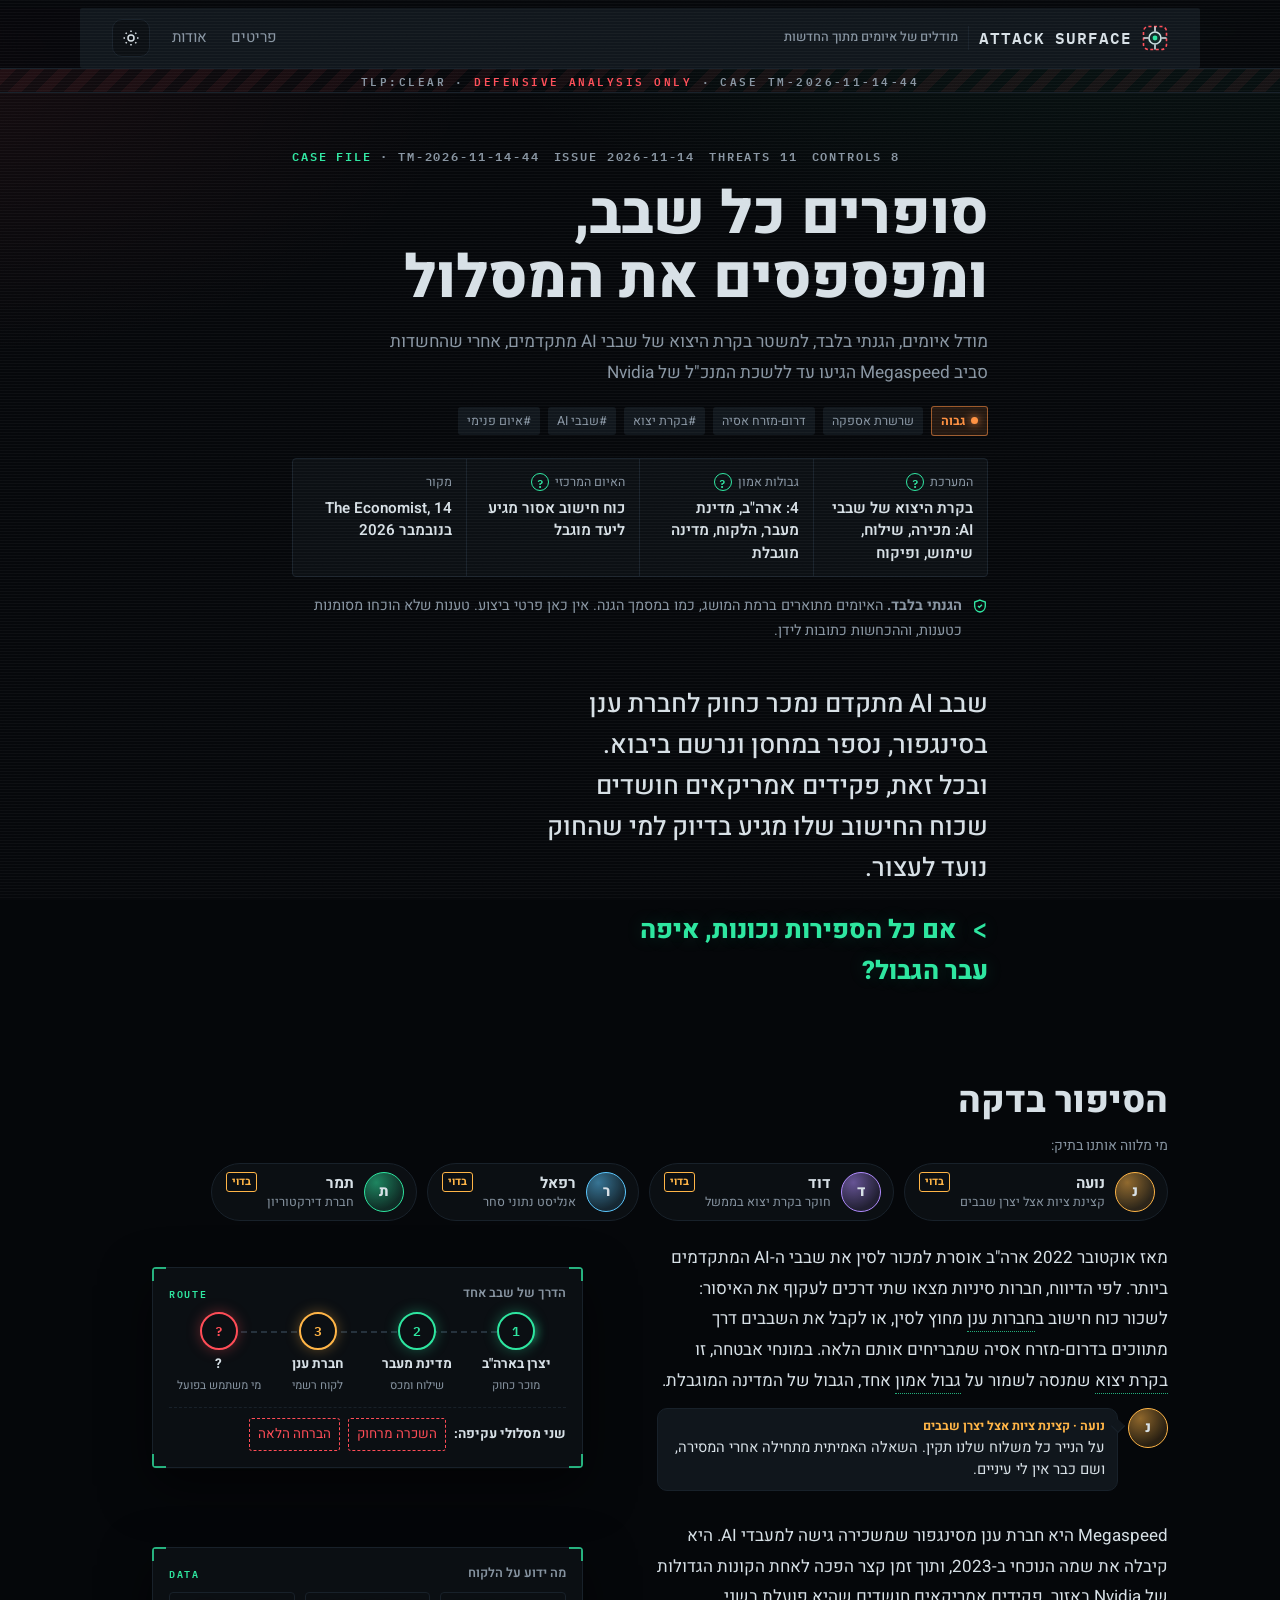
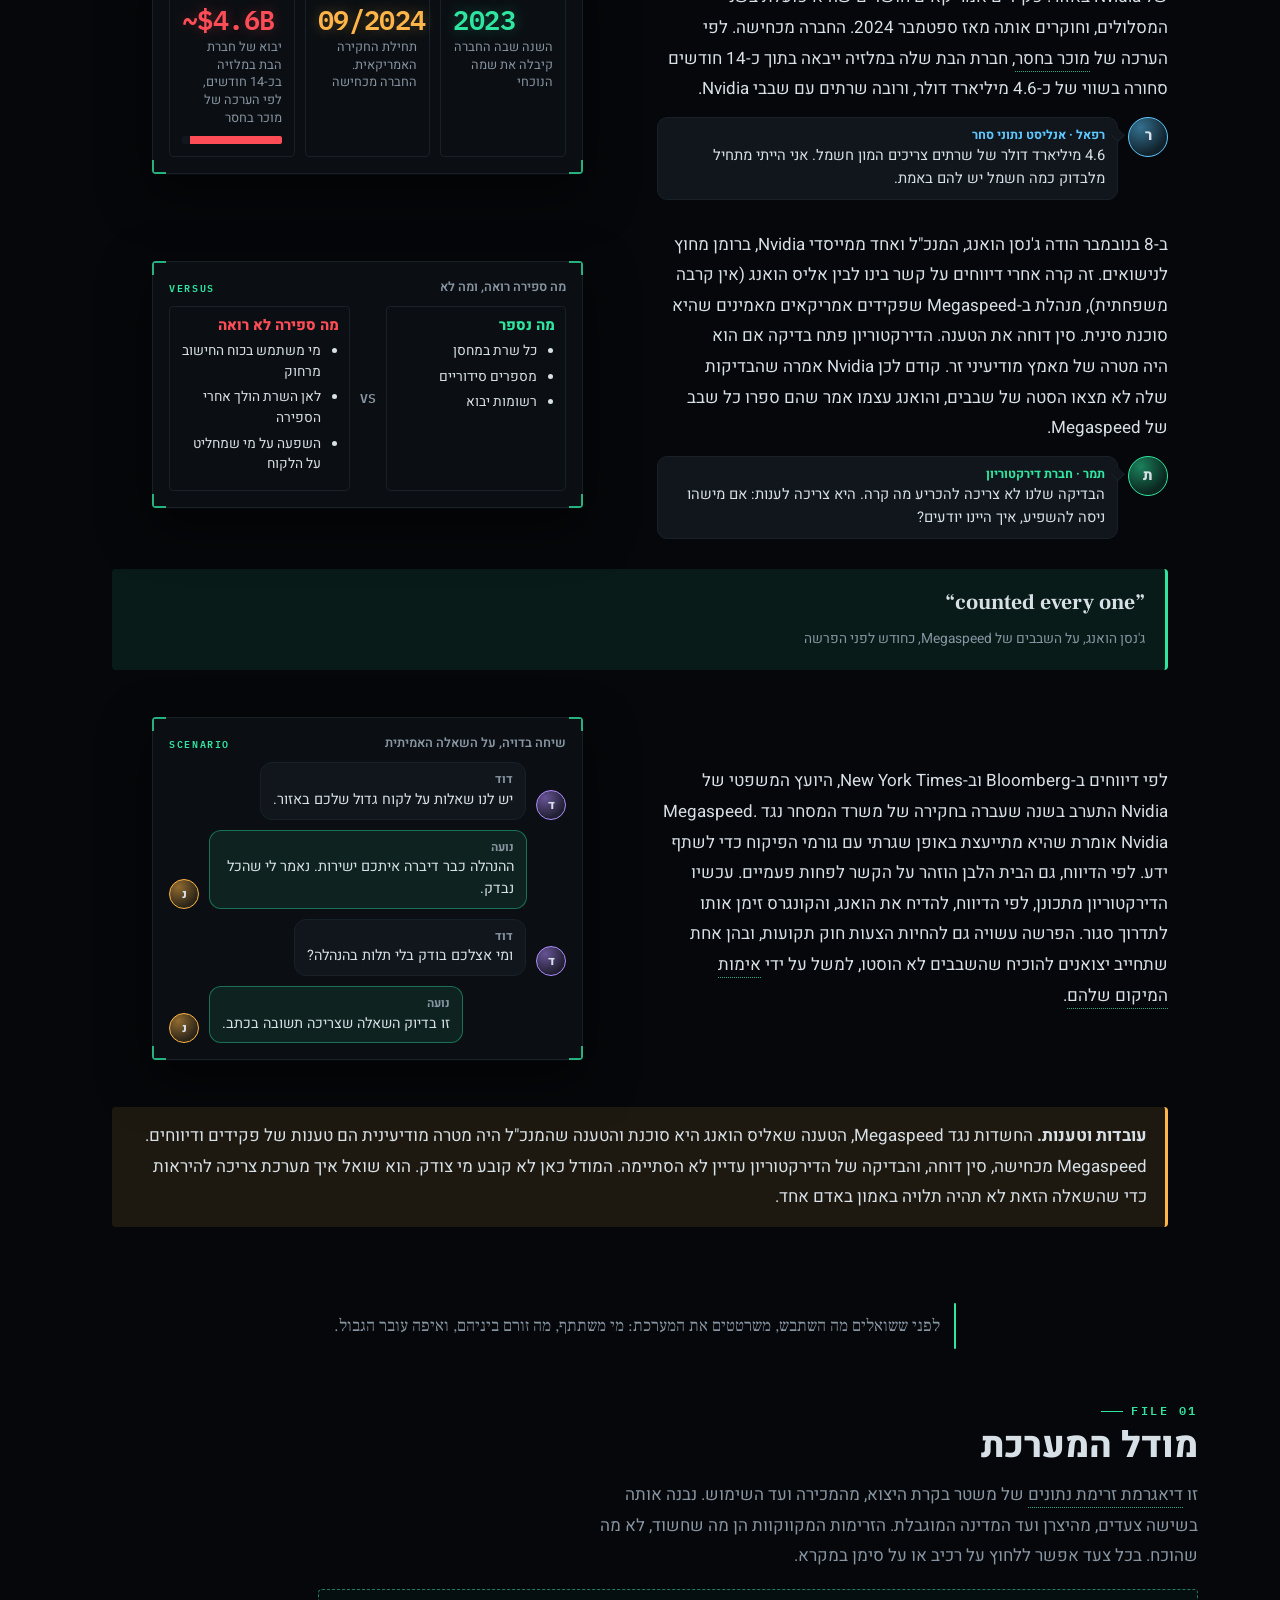
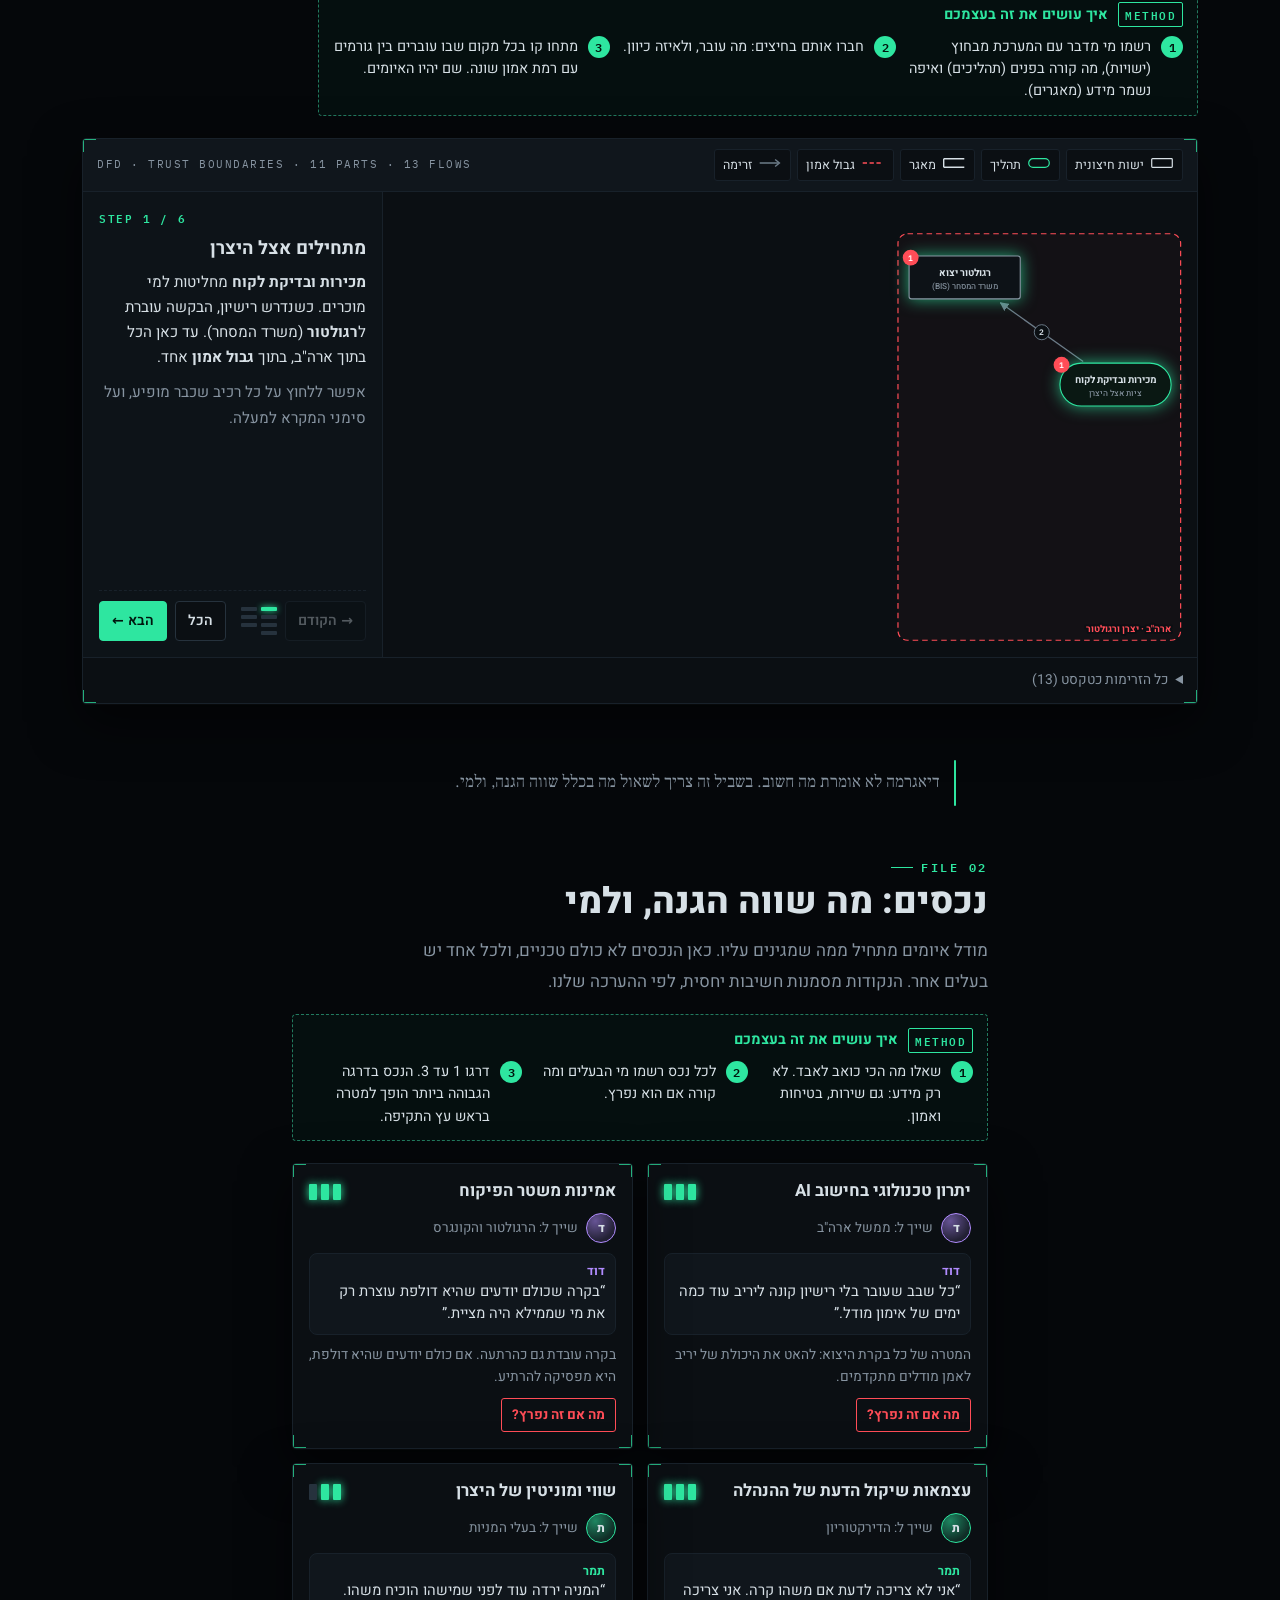
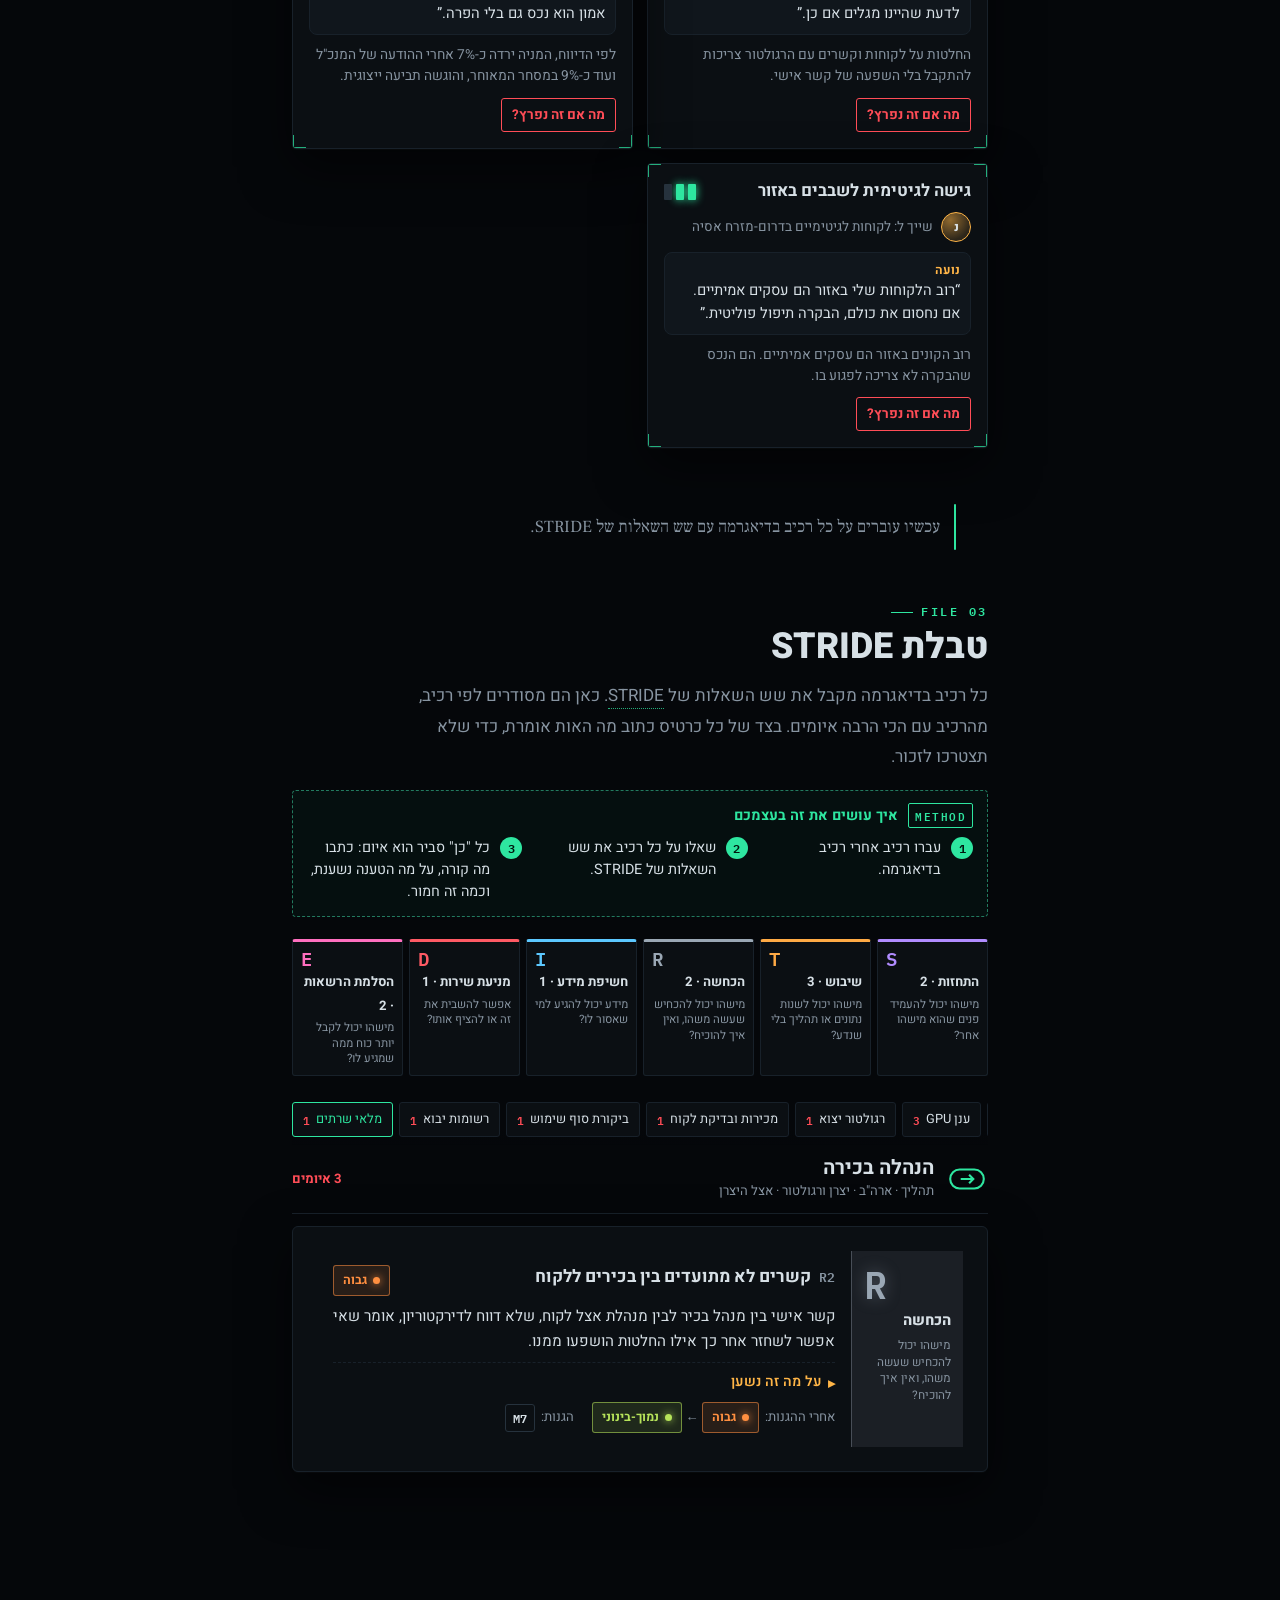
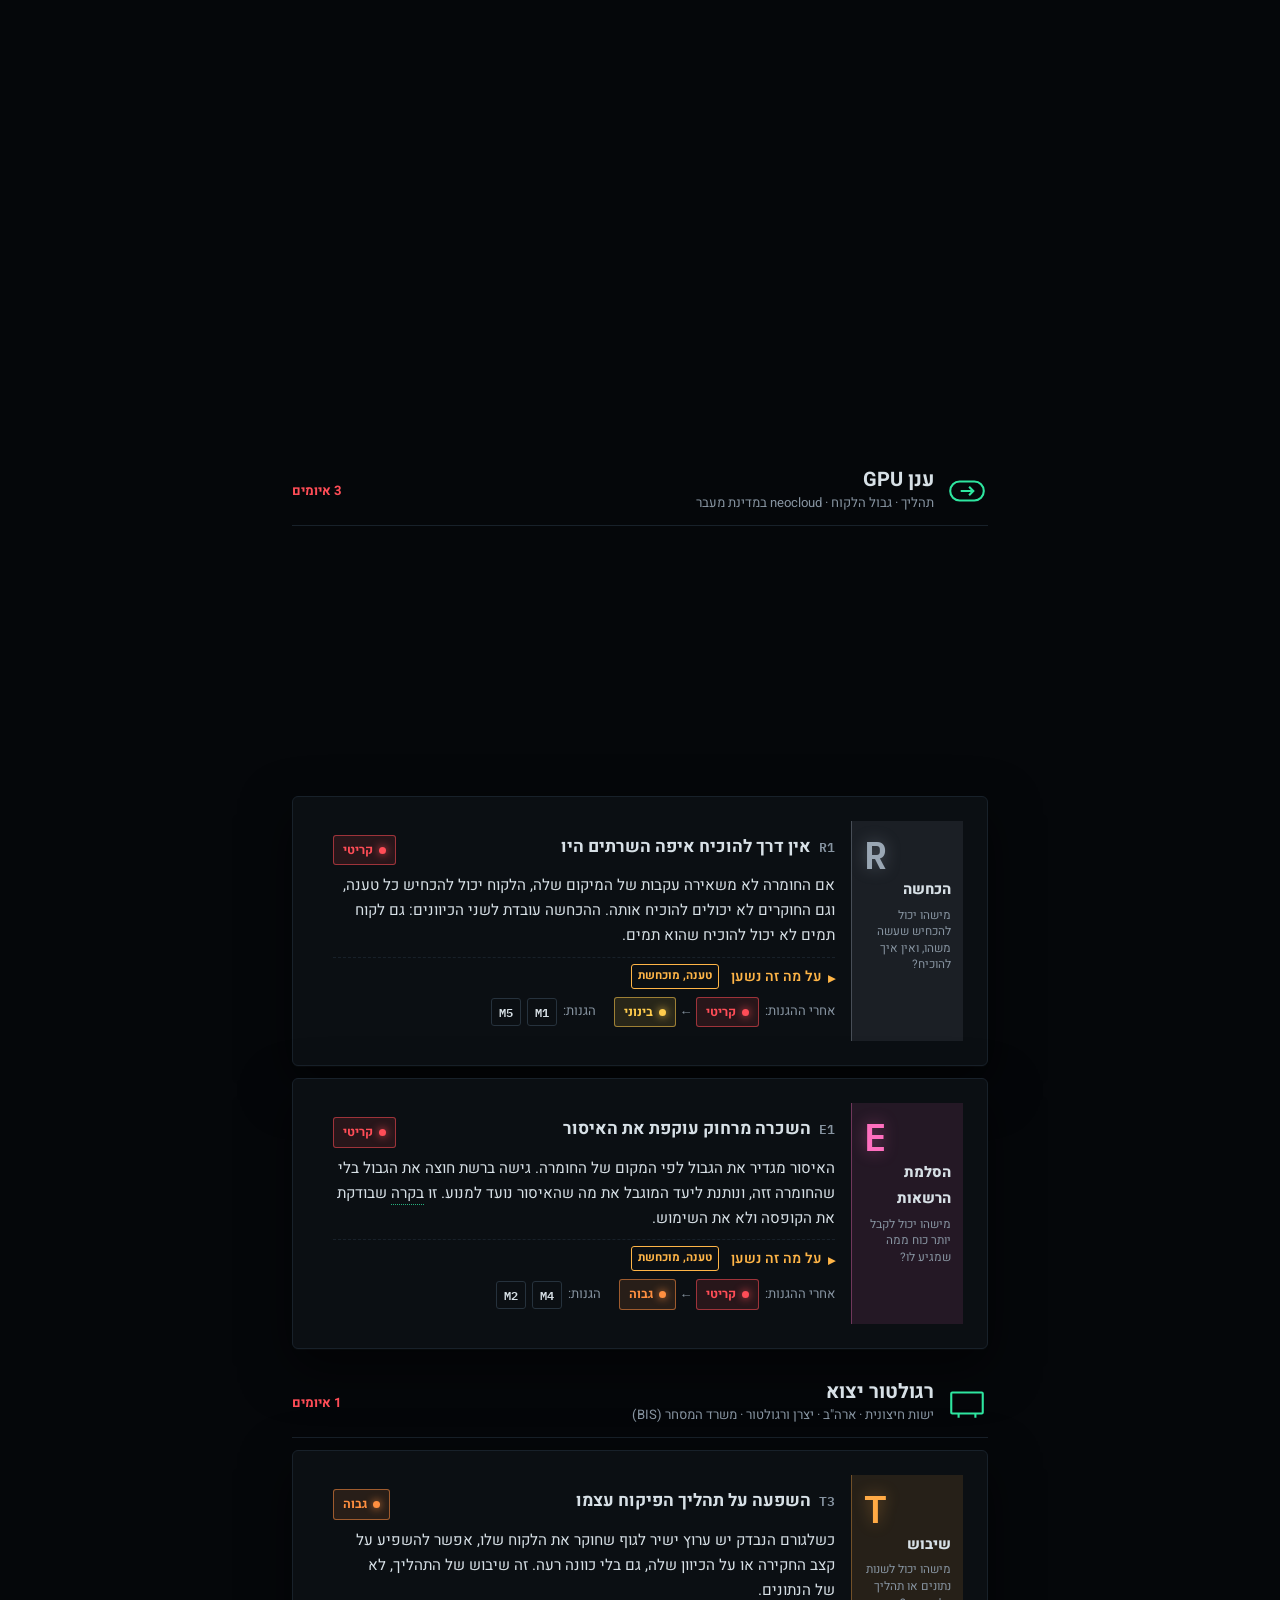
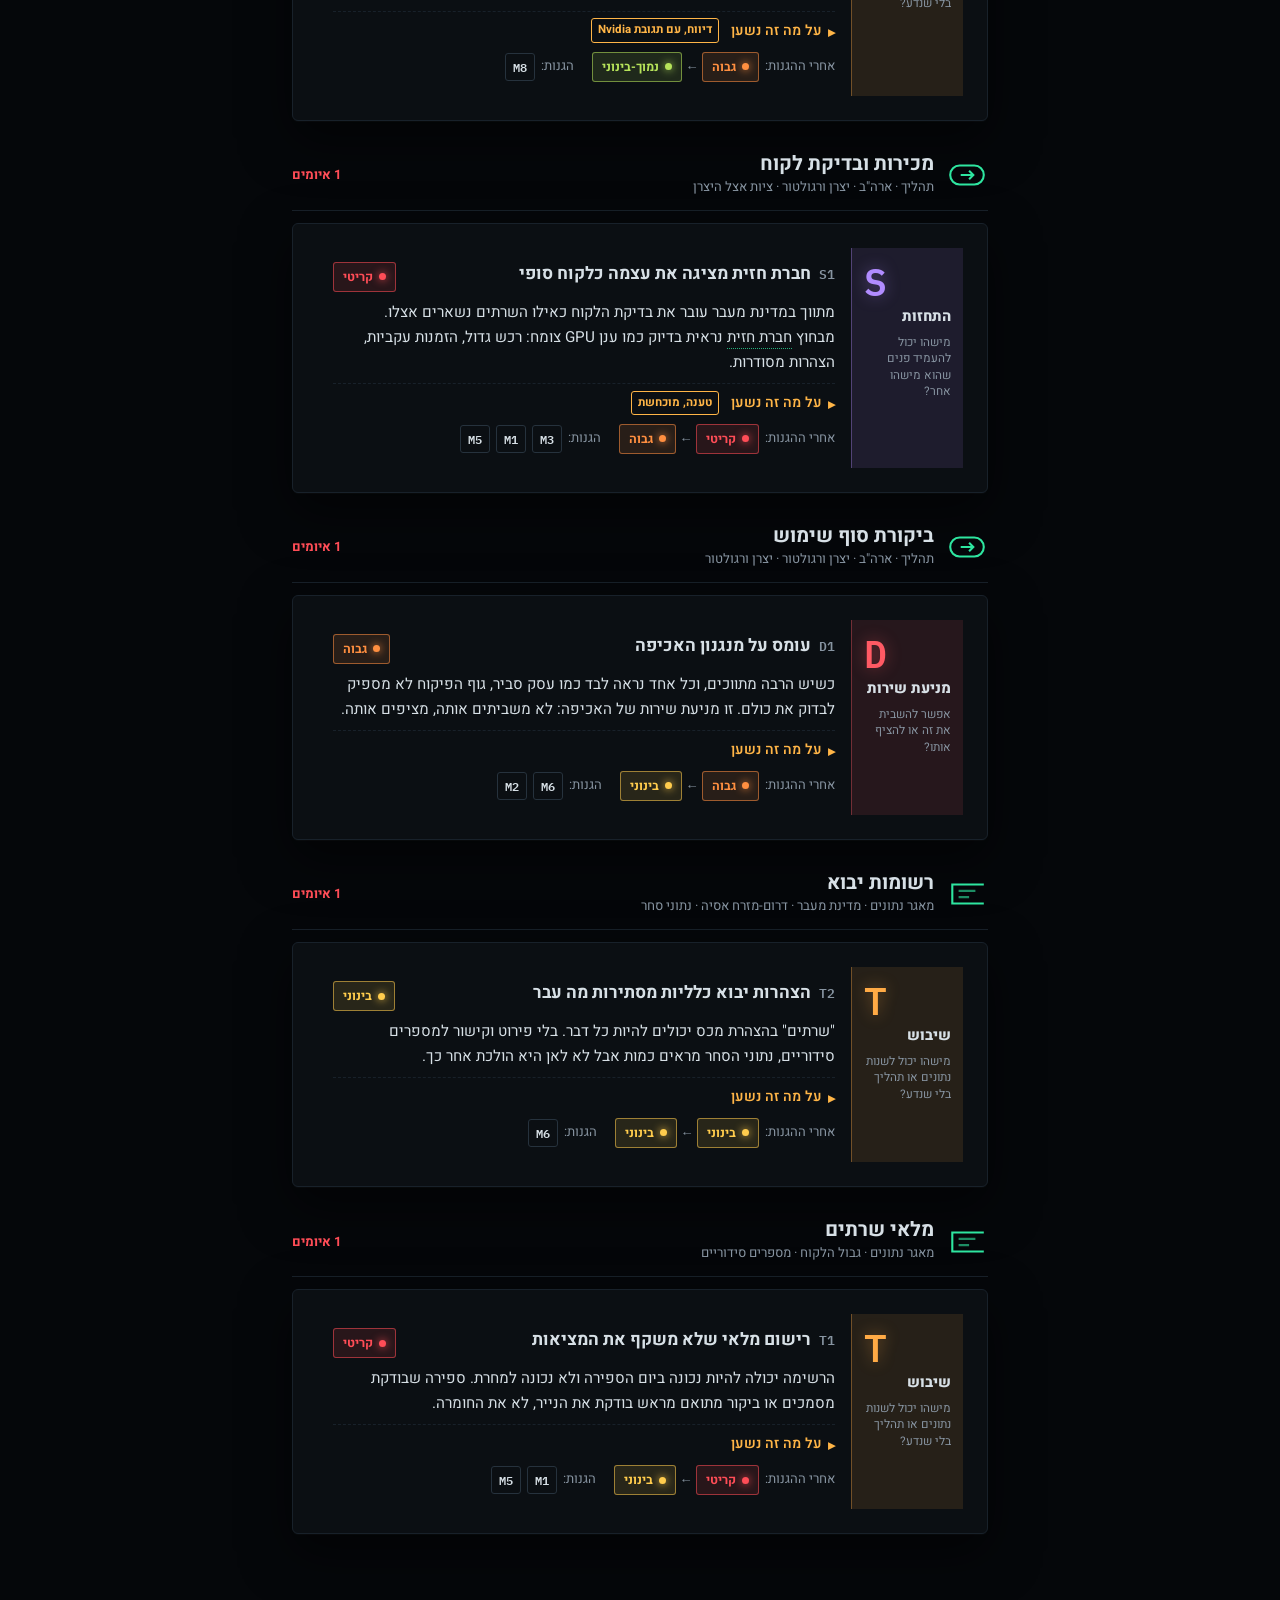
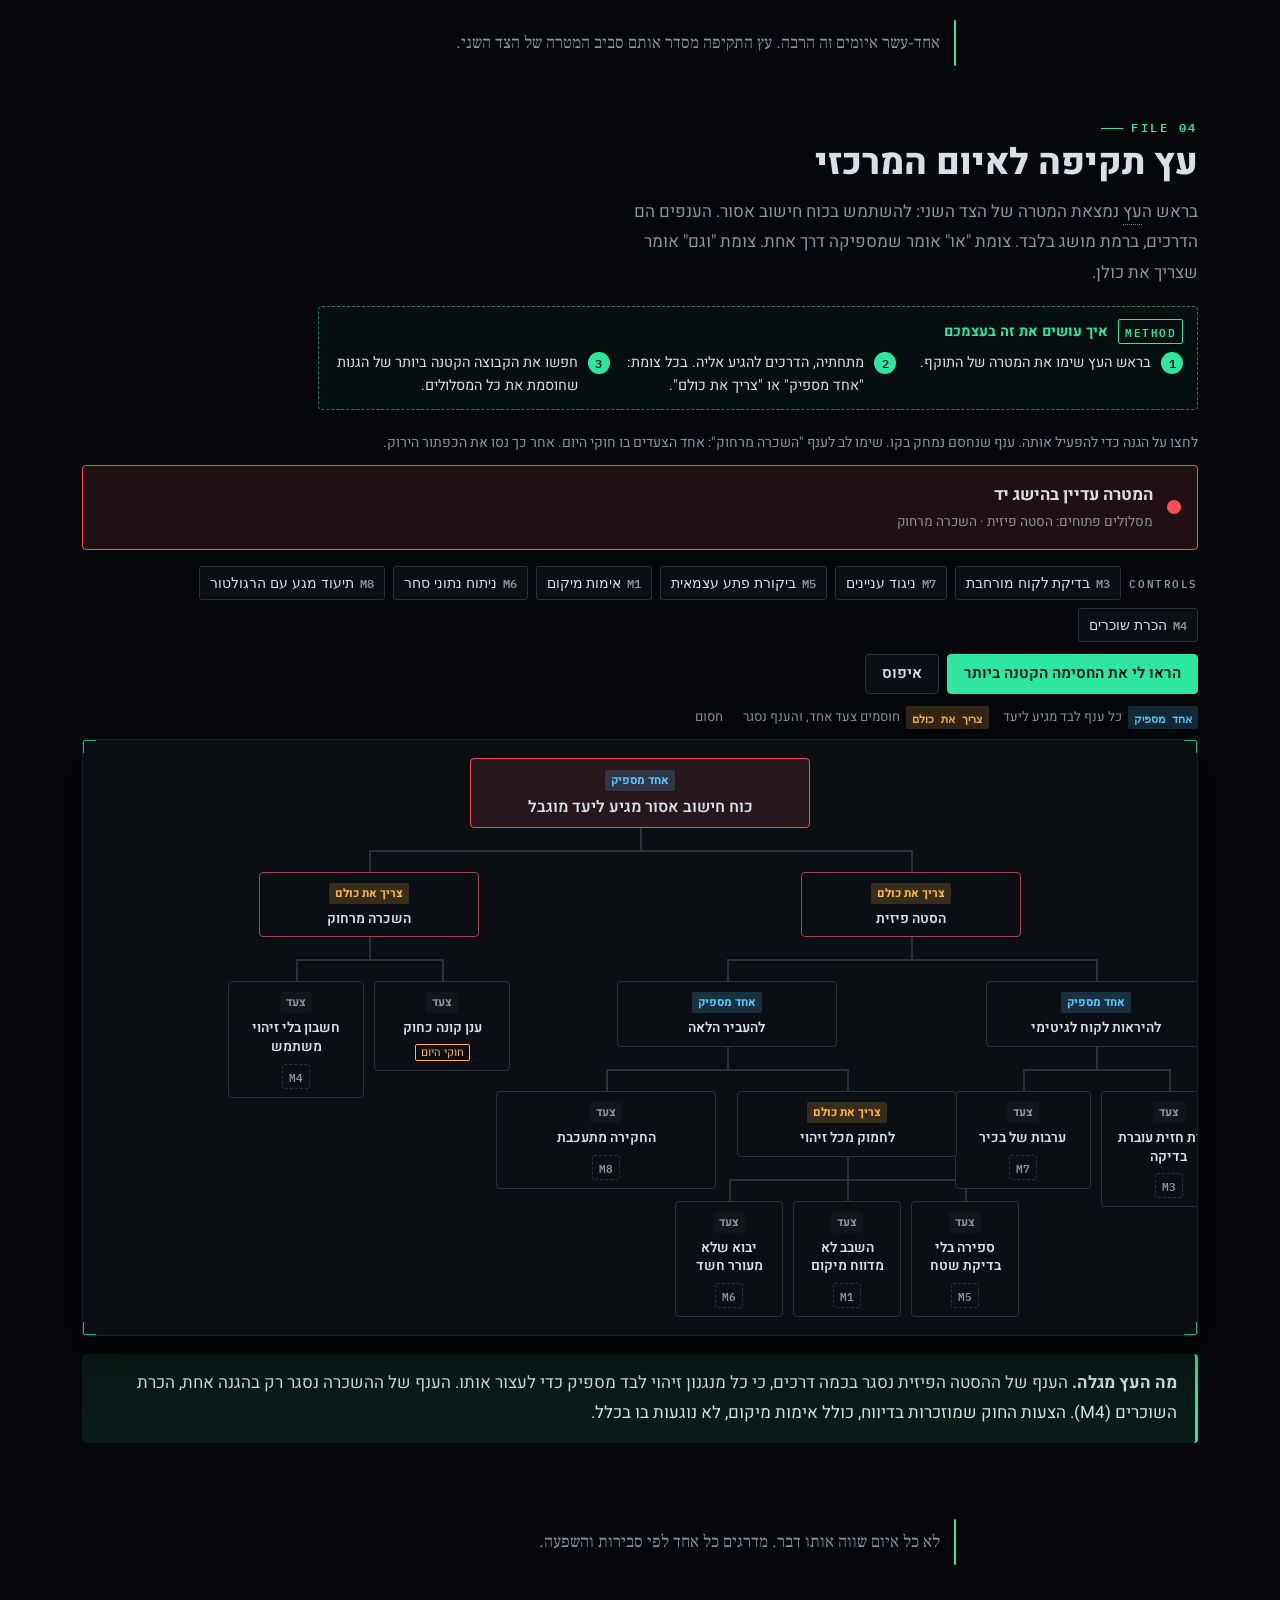
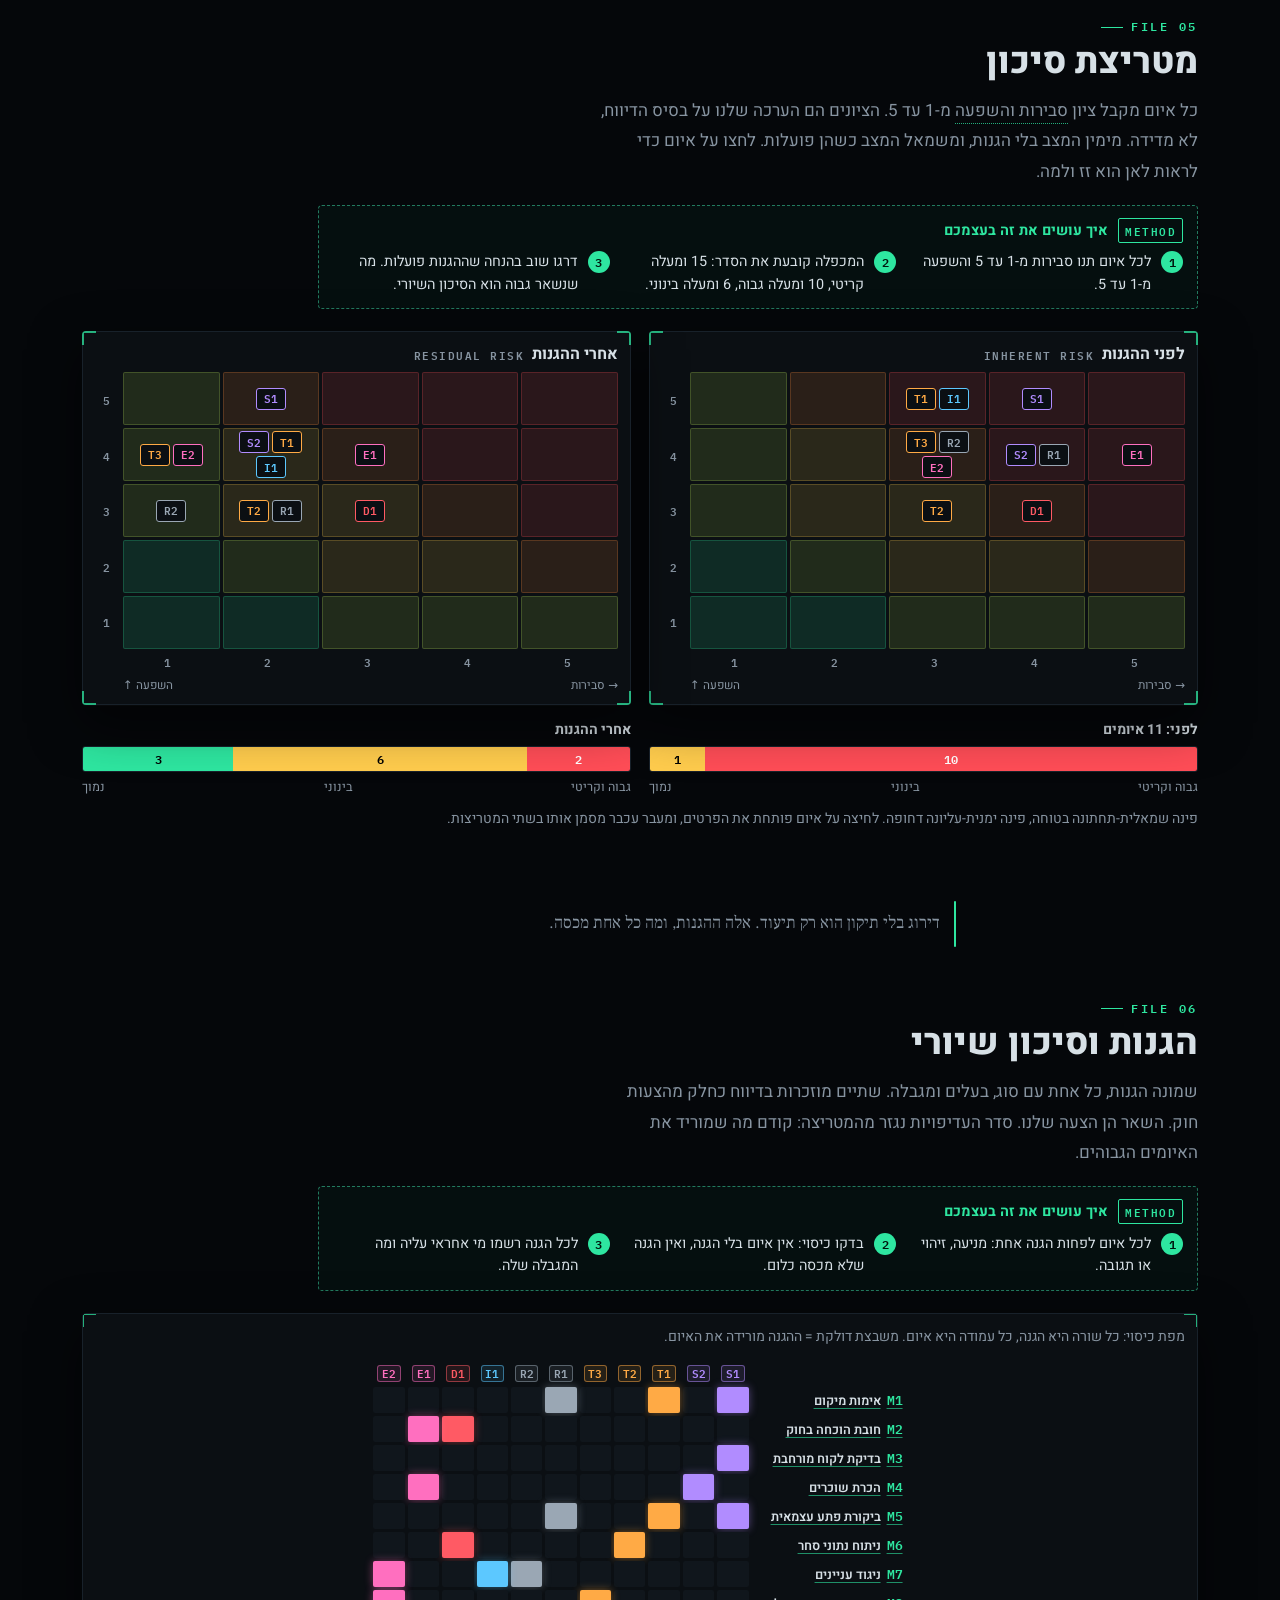
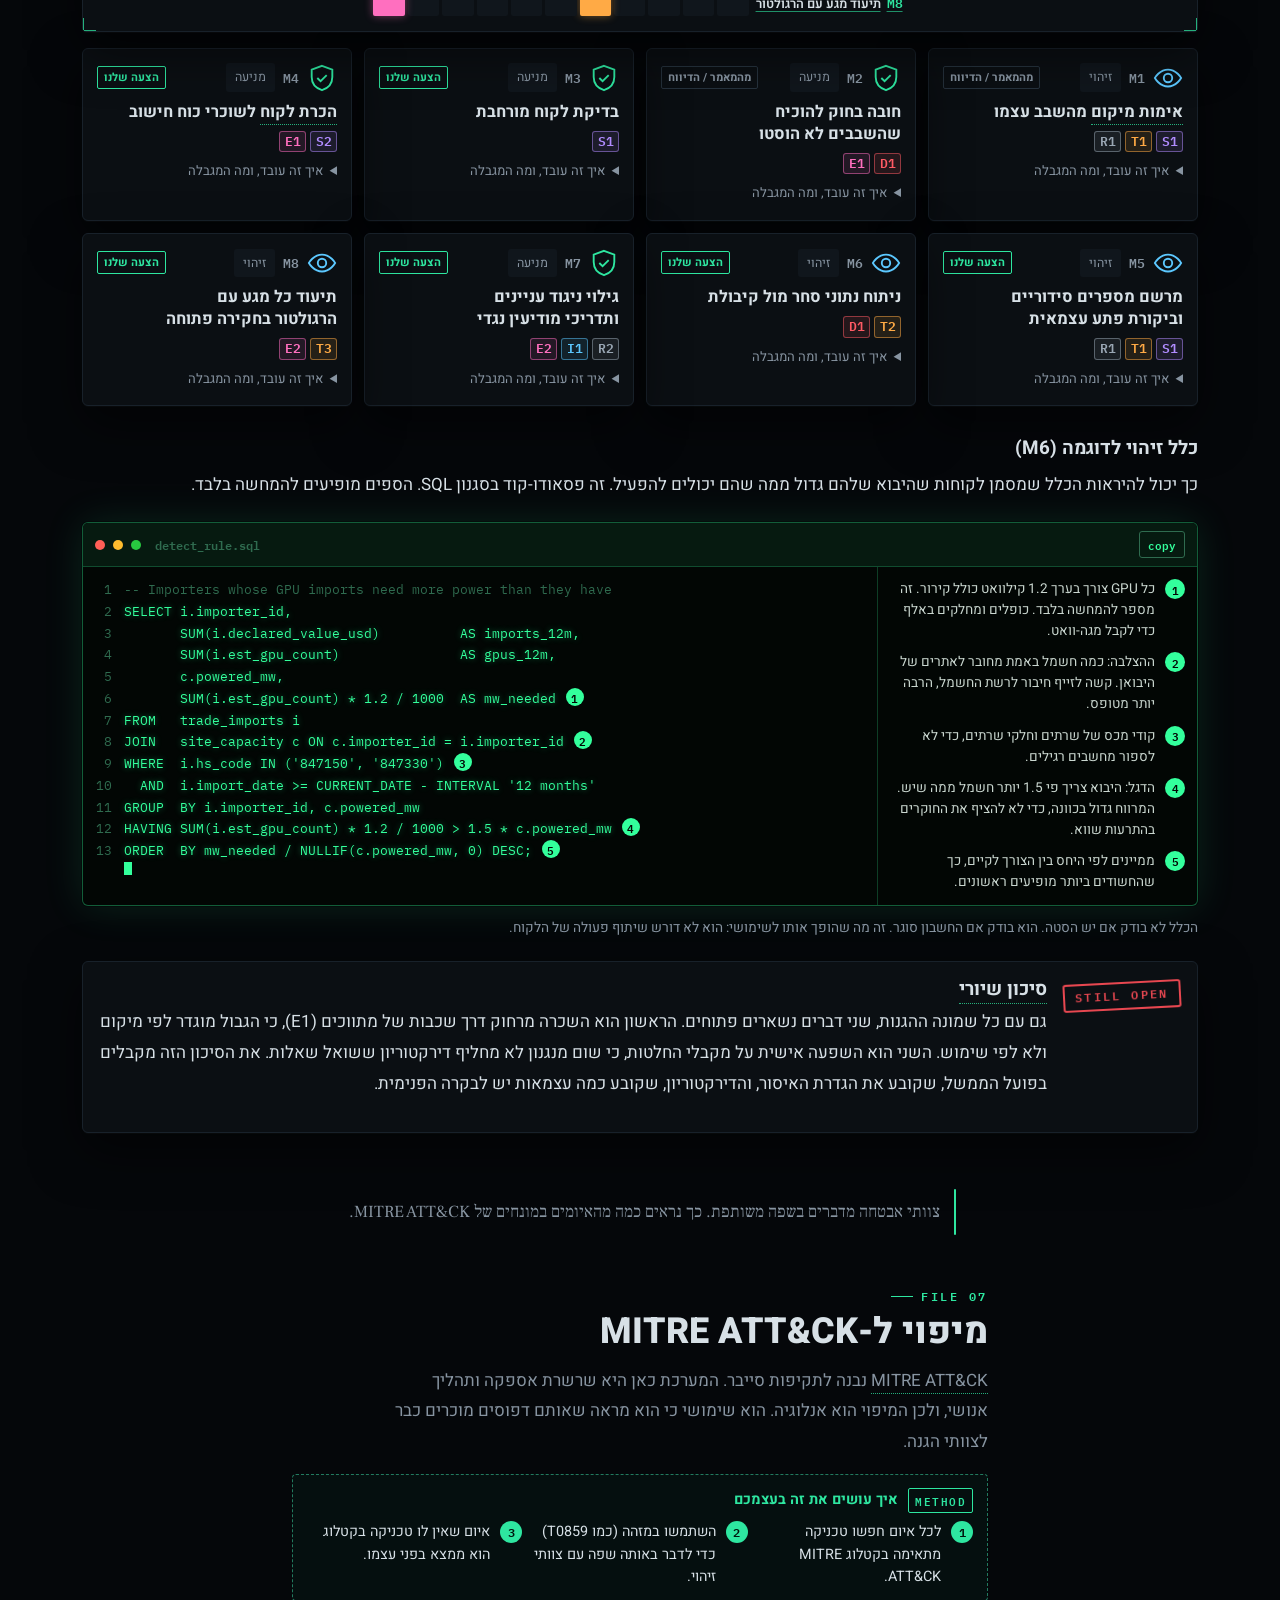
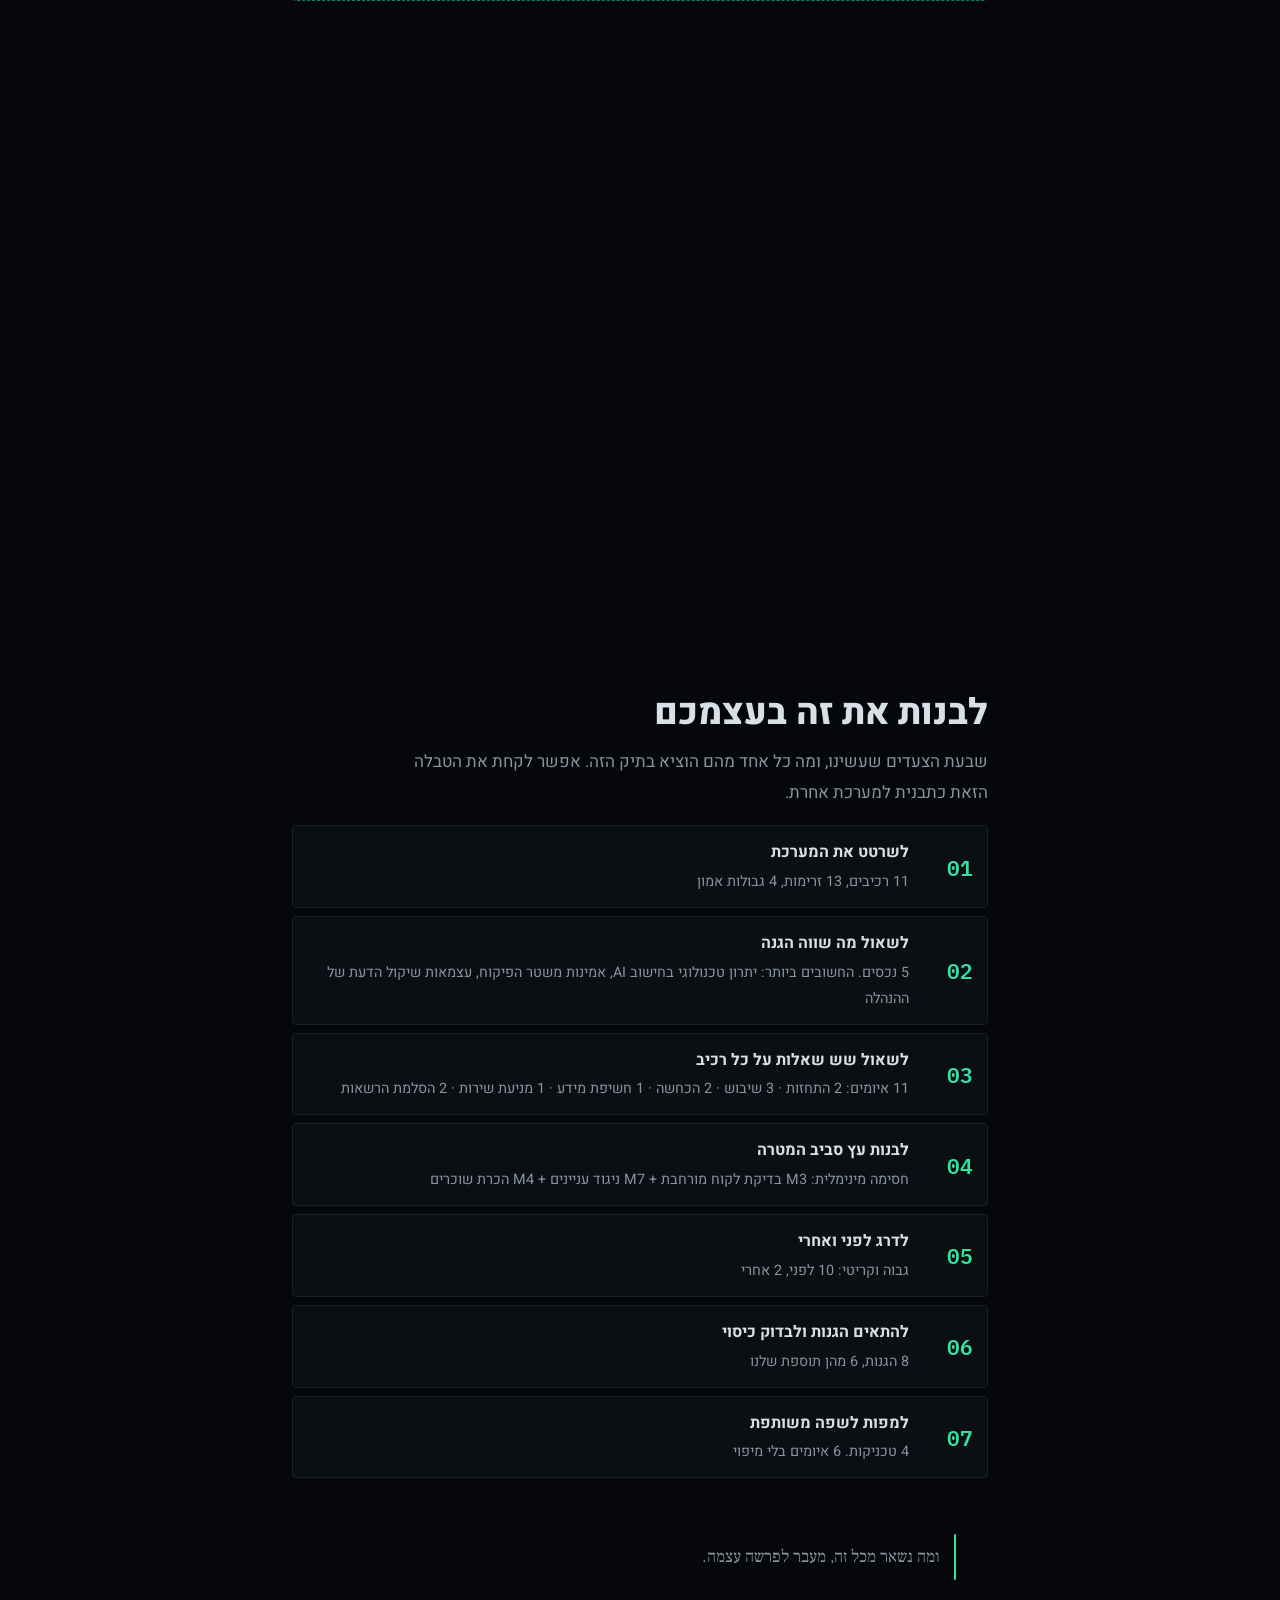
<file: items/2026-11-14-44/index.html>
<!doctype html>
<html lang="he" dir="rtl">
<head>
<!-- Paste as the FIRST thing in <head> to avoid a light/dark flash -->
<script>(function(){var t;try{t=localStorage.getItem("desk-theme")}catch(e){}document.documentElement.setAttribute("data-theme",t||"dark")})();</script>
<meta charset="utf-8">
<meta name="viewport" content="width=device-width,initial-scale=1">
<title>סופרים כל שבב, ומפספסים את המסלול · Attack Surface</title>
<meta name="description" content="שבבים אסורים, מתווך בדרום-מזרח אסיה ובכיר שאולי היה מטרה מודיעינית. איפה גבול האמון שאף אחד לא שמר עליו?">
<meta property="og:type" content="article">
<meta property="og:title" content="סופרים כל שבב, ומפספסים את המסלול">
<meta property="og:description" content="שבבים אסורים, מתווך בדרום-מזרח אסיה ובכיר שאולי היה מטרה מודיעינית. איפה גבול האמון שאף אחד לא שמר עליו?">
<meta property="og:image" content="https://ronygralnic.github.io/attack-surface/items/2026-11-14-44/og.png">
<meta property="og:url" content="https://ronygralnic.github.io/attack-surface/items/2026-11-14-44/">
<meta name="twitter:card" content="summary_large_image">
<link rel="icon" href="../../assets/favicon.svg" type="image/svg+xml">
<link rel="stylesheet" href="../../kit/kit.css">
<link rel="stylesheet" href="../../assets/site.css">
</head>
<body>
<a class="skip" href="#app">דילוג לתוכן</a>
<header class="site-header"><div class="wrap-wide bar">
  <a class="brand" href="../../index.html"><svg class="brand-mark" viewBox="0 0 26 26" fill="none" aria-hidden="true"><rect class="bd" x="1.5" y="1.5" width="23" height="23" rx="5" stroke-width="1.6"/><circle class="ring" cx="13" cy="13" r="6" stroke-width="1.6"/><circle class="core" cx="13" cy="13" r="2.4"/><path class="ring" d="M13 1.5v5M13 19.5v5M1.5 13h5M19.5 13h5" stroke-width="1.6"/></svg><span dir="ltr">Attack Surface</span><small>מודלים של איומים מתוך החדשות</small></a>
  <nav class="nav" aria-label="ראשי"><a href="../../index.html">פריטים</a><a href="../../about.html">אודות</a></nav>
  <button type="button" class="icon-btn theme-toggle" aria-label="מצב כהה"><svg class="moon" viewBox="0 0 24 24" fill="none" stroke="currentColor" stroke-width="2" aria-hidden="true"><path d="M21 12.8A9 9 0 1 1 11.2 3a7 7 0 0 0 9.8 9.8z"/></svg><svg class="sun" viewBox="0 0 24 24" fill="none" stroke="currentColor" stroke-width="2" aria-hidden="true"><circle cx="12" cy="12" r="4"/><path d="M12 2v2M12 20v2M4.9 4.9l1.4 1.4M17.7 17.7l1.4 1.4M2 12h2M20 12h2M4.9 19.1l1.4-1.4M17.7 6.3l1.4-1.4"/></svg></button>
</div></header>
<main id="app"><div class="wrap" style="padding:60px 0"><p class="muted">טוען את מודל האיומים…</p><noscript><p>העמוד הזה צריך JavaScript כדי להציג את הדיאגרמות והטבלאות. המסמך המלא זמין גם כ-PDF בתיקיית הפריט.</p></noscript></div></main>
<footer class="site-footer"><div class="wrap-wide">
  <p><span dir="ltr">Attack Surface</span> · מודלים של איומים, הגנתיים בלבד, על מערכות מתוך החדשות. ניתוח לימודי, לא ייעוץ משפטי ולא קביעה עובדתית לגבי אנשים או חברות.</p>
  <p><a href="../../index.html">כל הפריטים</a> · <a href="../../about.html">אודות</a></p>
</div></footer>
<script src="../../kit/kit.js"></script>
<script src="data.js"></script>
<script src="../../assets/item.js"></script>
<script>Desk.goat("attack-surface",".github.io")</script>
</body>
</html>
</file>
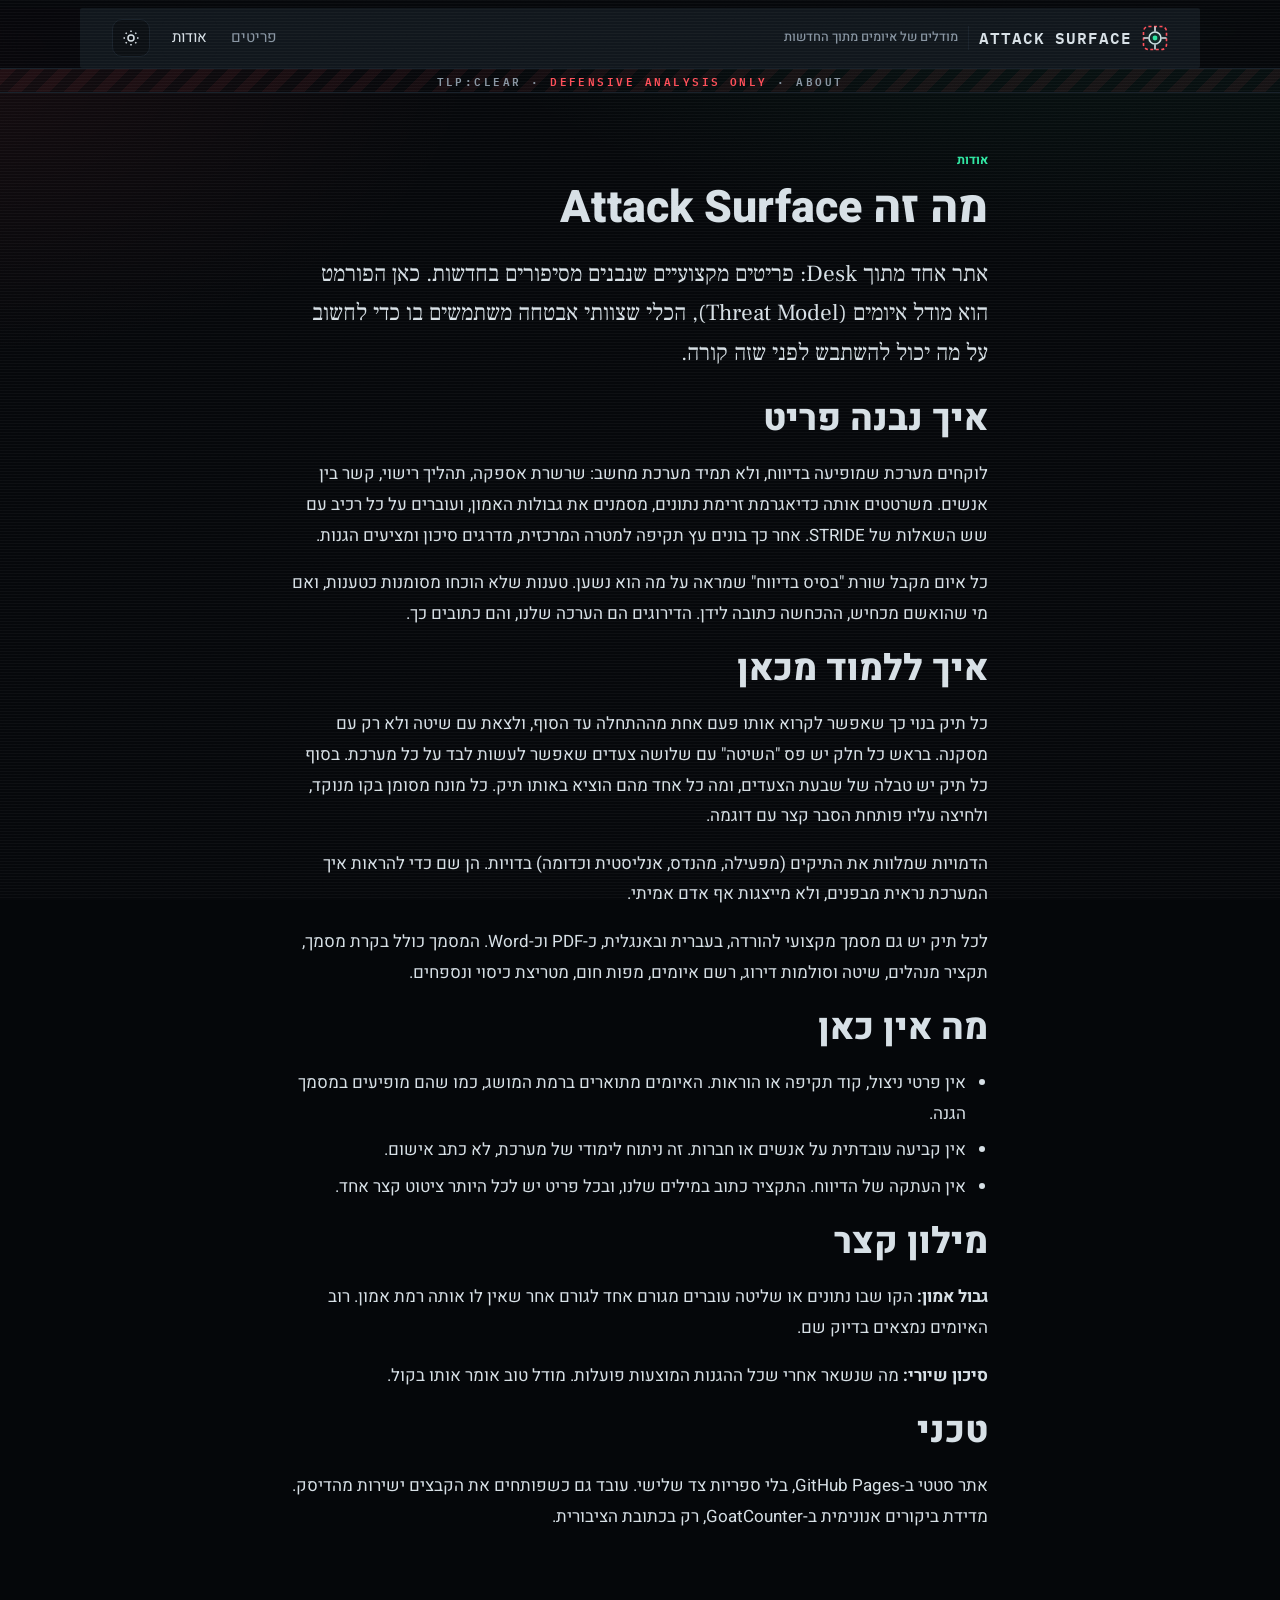
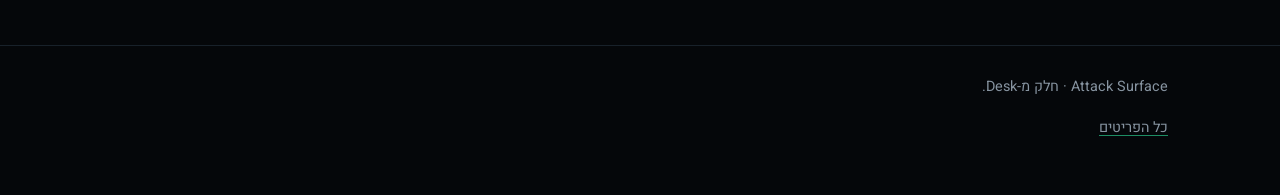
<file: about.html>
<!doctype html>
<html lang="he" dir="rtl">
<head>
<!-- Paste as the FIRST thing in <head> to avoid a light/dark flash -->
<script>(function(){var t;try{t=localStorage.getItem("desk-theme")}catch(e){}document.documentElement.setAttribute("data-theme",t||"dark")})();</script>
<meta charset="utf-8">
<meta name="viewport" content="width=device-width,initial-scale=1">
<title>אודות · Attack Surface</title>
<meta name="description" content="מה זה Attack Surface, איך נבנה כל מודל איומים, ומה הגבולות שלו.">
<meta property="og:title" content="אודות · Attack Surface">
<meta property="og:image" content="https://ronygralnic.github.io/attack-surface/assets/og.png">
<link rel="icon" href="assets/favicon.svg" type="image/svg+xml">
<link rel="stylesheet" href="kit/kit.css">
<link rel="stylesheet" href="assets/site.css">
</head>
<body>
<a class="skip" href="#main">דילוג לתוכן</a>
<header class="site-header"><div class="wrap-wide bar">
  <a class="brand" href="index.html"><svg class="brand-mark" viewBox="0 0 26 26" fill="none" aria-hidden="true"><rect class="bd" x="1.5" y="1.5" width="23" height="23" rx="5" stroke-width="1.6"/><circle class="ring" cx="13" cy="13" r="6" stroke-width="1.6"/><circle class="core" cx="13" cy="13" r="2.4"/><path class="ring" d="M13 1.5v5M13 19.5v5M1.5 13h5M19.5 13h5" stroke-width="1.6"/></svg><span dir="ltr">Attack Surface</span><small>מודלים של איומים מתוך החדשות</small></a>
  <nav class="nav" aria-label="ראשי"><a href="index.html">פריטים</a><a href="about.html" aria-current="page">אודות</a></nav>
  <button type="button" class="icon-btn theme-toggle" aria-label="מצב כהה"><svg class="moon" viewBox="0 0 24 24" fill="none" stroke="currentColor" stroke-width="2" aria-hidden="true"><path d="M21 12.8A9 9 0 1 1 11.2 3a7 7 0 0 0 9.8 9.8z"/></svg><svg class="sun" viewBox="0 0 24 24" fill="none" stroke="currentColor" stroke-width="2" aria-hidden="true"><circle cx="12" cy="12" r="4"/><path d="M12 2v2M12 20v2M4.9 4.9l1.4 1.4M17.7 17.7l1.4 1.4M2 12h2M20 12h2M4.9 19.1l1.4-1.4M17.7 6.3l1.4-1.4"/></svg></button>
</div></header>
<div class="classif" dir="ltr">TLP:CLEAR · <b>Defensive analysis only</b> · About</div>
<main id="main" class="wrap about">
  <section>
    <p class="kicker">אודות</p>
    <h1>מה זה <span dir="ltr">Attack Surface</span></h1>
    <p class="lede">אתר אחד מתוך Desk: פריטים מקצועיים שנבנים מסיפורים בחדשות. כאן הפורמט הוא מודל איומים (Threat Model), הכלי שצוותי אבטחה משתמשים בו כדי לחשוב על מה יכול להשתבש לפני שזה קורה.</p>

    <h2>איך נבנה פריט</h2>
    <p>לוקחים מערכת שמופיעה בדיווח, ולא תמיד מערכת מחשב: שרשרת אספקה, תהליך רישוי, קשר בין אנשים. משרטטים אותה כדיאגרמת זרימת נתונים, מסמנים את גבולות האמון, ועוברים על כל רכיב עם שש השאלות של STRIDE. אחר כך בונים עץ תקיפה למטרה המרכזית, מדרגים סיכון ומציעים הגנות.</p>
    <p>כל איום מקבל שורת "בסיס בדיווח" שמראה על מה הוא נשען. טענות שלא הוכחו מסומנות כטענות, ואם מי שהואשם מכחיש, ההכחשה כתובה לידן. הדירוגים הם הערכה שלנו, והם כתובים כך.</p>

    <h2>איך ללמוד מכאן</h2>
    <p>כל תיק בנוי כך שאפשר לקרוא אותו פעם אחת מההתחלה עד הסוף, ולצאת עם שיטה ולא רק עם מסקנה. בראש כל חלק יש פס "השיטה" עם שלושה צעדים שאפשר לעשות לבד על כל מערכת. בסוף כל תיק יש טבלה של שבעת הצעדים, ומה כל אחד מהם הוציא באותו תיק. כל מונח מסומן בקו מנוקד, ולחיצה עליו פותחת הסבר קצר עם דוגמה.</p>
    <p>הדמויות שמלוות את התיקים (מפעילה, מהנדס, אנליסטית וכדומה) בדויות. הן שם כדי להראות איך המערכת נראית מבפנים, ולא מייצגות אף אדם אמיתי.</p>
    <p>לכל תיק יש גם מסמך מקצועי להורדה, בעברית ובאנגלית, כ-PDF וכ-Word. המסמך כולל בקרת מסמך, תקציר מנהלים, שיטה וסולמות דירוג, רשם איומים, מפות חום, מטריצת כיסוי ונספחים.</p>

    <h2>מה אין כאן</h2>
    <ul>
      <li>אין פרטי ניצול, קוד תקיפה או הוראות. האיומים מתוארים ברמת המושג, כמו שהם מופיעים במסמך הגנה.</li>
      <li>אין קביעה עובדתית על אנשים או חברות. זה ניתוח לימודי של מערכת, לא כתב אישום.</li>
      <li>אין העתקה של הדיווח. התקציר כתוב במילים שלנו, ובכל פריט יש לכל היותר ציטוט קצר אחד.</li>
    </ul>

    <h2>מילון קצר</h2>
    <p><b>גבול אמון:</b> הקו שבו נתונים או שליטה עוברים מגורם אחד לגורם אחר שאין לו אותה רמת אמון. רוב האיומים נמצאים בדיוק שם.</p>
    <p><b>סיכון שיורי:</b> מה שנשאר אחרי שכל ההגנות המוצעות פועלות. מודל טוב אומר אותו בקול.</p>

    <h2>טכני</h2>
    <p>אתר סטטי ב-GitHub Pages, בלי ספריות צד שלישי. עובד גם כשפותחים את הקבצים ישירות מהדיסק. מדידת ביקורים אנונימית ב-GoatCounter, רק בכתובת הציבורית.</p>
  </section>
</main>
<footer class="site-footer"><div class="wrap-wide">
  <p><span dir="ltr">Attack Surface</span> · חלק מ-Desk.</p>
  <p><a href="index.html">כל הפריטים</a></p>
</div></footer>
<script src="kit/kit.js"></script>
<script>Desk.goat("attack-surface",".github.io")</script>
</body>
</html>
</file>
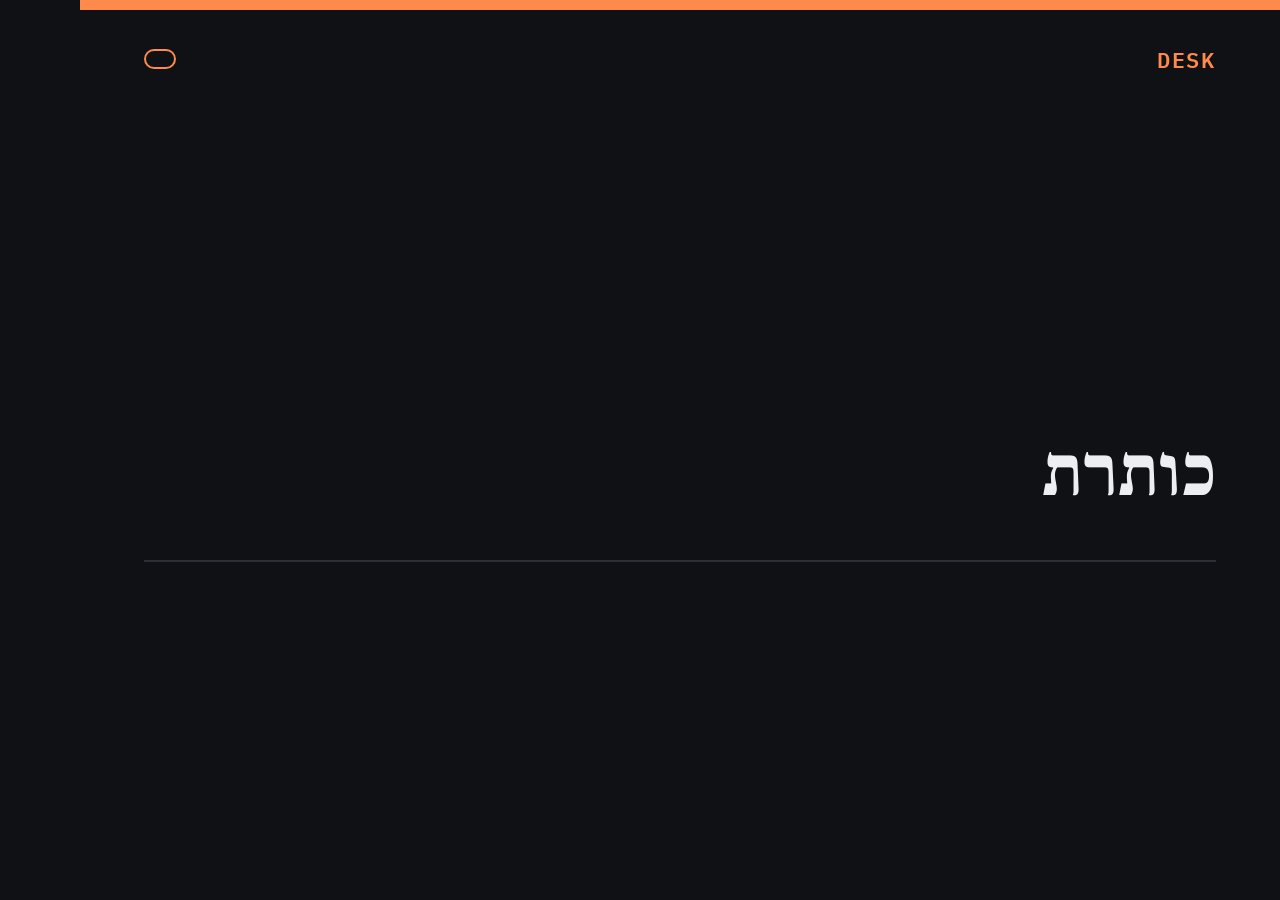
<file: kit/og-template.html>
<!doctype html>
<html lang="he" dir="rtl">
<head>
<meta charset="utf-8">
<title>OG</title>
<link rel="stylesheet" href="fonts.css">
<style>
  /* Desk Open Graph card, 1200×630. Filled by tools/og.py via window.fill({...}). */
  html,body{margin:0;width:1200px;height:630px;overflow:hidden}
  body{--bg:#0f1115;--ink:#eceef1;--muted:#a4abb7;--accent:#ff8a4c;--line:#2a2f38;
       background:var(--bg);color:var(--ink);font-family:Heebo,Arial,sans-serif;position:relative}
  .frame{position:absolute;inset:48px 64px;display:flex;flex-direction:column}
  .top{display:flex;justify-content:space-between;align-items:center;font:600 22px/1 "IBM Plex Mono",monospace;letter-spacing:.08em;color:var(--muted)}
  .site{color:var(--accent)}
  .badge{border:2px solid var(--accent);color:var(--accent);padding:8px 14px;border-radius:10px}
  h1{font:700 72px/1.12 "Frank Ruhl Libre",serif;margin:auto 0 18px;max-width:1000px}
  .sub{font:400 32px/1.45 Heebo,sans-serif;color:var(--muted);max-width:980px}
  .foot{margin-top:28px;padding-top:20px;border-top:2px solid var(--line);display:flex;justify-content:space-between;font:500 22px/1 Heebo;color:var(--muted)}
  .stripe{position:absolute;inset:0 0 auto 0;height:10px;background:var(--accent)}
</style>
</head>
<body>
  <div class="stripe" id="stripe"></div>
  <div class="frame">
    <div class="top"><span class="site" id="site">DESK</span><span class="badge" id="badge"></span></div>
    <h1 id="title">כותרת</h1>
    <div class="sub" id="sub"></div>
    <div class="foot"><span id="left"></span><span id="right" dir="ltr"></span></div>
  </div>
<script>
window.fill=function(o){for(var k in o){var el=document.getElementById(k);if(el)el.textContent=o[k]}
  if(o.accent){document.body.style.setProperty("--accent",o.accent)}
  if(!o.badge)document.getElementById("badge").style.display="none";
  return document.fonts.ready.then(function(){return true})};
</script>
</body>
</html>
</file>
<file: kit/kit.css>
/* =========================================================================
   Desk kit · shared base for all six Desk sites
   RTL Hebrew typography, light/dark tokens, term popovers, bridges, cards.
   A site copies kit/ and overrides tokens in its own site.css.
   ========================================================================= */
@import url("fonts.css");

:root{
  --font-sans:"Heebo",system-ui,"Segoe UI",Arial,sans-serif;
  --font-serif:"Frank Ruhl Libre","David","Times New Roman",serif;
  --font-mono:"IBM Plex Mono",ui-monospace,Menlo,Consolas,monospace;

  /* light tokens (default) */
  --bg:#f6f4ef; --surface:#ffffff; --surface-2:#efece5; --ink:#17191e; --ink-2:#565d6a;
  --line:#e2ddd2; --line-strong:#c9c2b4;
  --accent:#b8430f; --accent-ink:#ffffff; --accent-soft:#fbe7dc;
  --ok:#2b7a3d; --ok-soft:#e1f2e4; --warn:#9a6700; --warn-soft:#fbf0d3;
  --bad:#b42318; --bad-soft:#fde4e1; --info:#1d5fa8; --info-soft:#e1ecf8;
  --focus:#1d5fa8; --shadow:0 1px 2px rgba(20,20,30,.06),0 6px 24px rgba(20,20,30,.06);
  --radius:14px; --radius-sm:8px;
  --maxw:760px; --wide:1120px; --gutter:clamp(16px,4vw,32px);
  --fs-body:1.0625rem; --lh-body:1.8;
  color-scheme:light;
}
[data-theme="dark"]{
  --bg:#0f1115; --surface:#171a20; --surface-2:#1f232b; --ink:#eceef1; --ink-2:#a4abb7;
  --line:#2a2f38; --line-strong:#3a404b;
  --accent:#ff8a4c; --accent-ink:#1a0e07; --accent-soft:#3a2216;
  --ok:#6fd38a; --ok-soft:#163222; --warn:#f2c14e; --warn-soft:#352a10;
  --bad:#ff7b6e; --bad-soft:#3b1a17; --info:#7cb8ff; --info-soft:#14273d;
  --focus:#7cb8ff; --shadow:0 1px 2px rgba(0,0,0,.4),0 8px 28px rgba(0,0,0,.35);
  color-scheme:dark;
}

*,*::before,*::after{box-sizing:border-box}
html{-webkit-text-size-adjust:100%;text-size-adjust:100%;scroll-behavior:smooth;scroll-padding-top:84px}
@media (prefers-reduced-motion:reduce){html{scroll-behavior:auto}*,*::before,*::after{animation-duration:.01ms!important;transition-duration:.01ms!important}}
body{margin:0;background:var(--bg);color:var(--ink);font-family:var(--font-sans);font-size:var(--fs-body);
  line-height:var(--lh-body);font-feature-settings:"kern";overflow-x:hidden;transition:background .2s,color .2s}
img,svg{max-width:100%;height:auto}
a{color:inherit;text-decoration-color:color-mix(in srgb,var(--accent) 60%,transparent);text-underline-offset:3px}
a:hover{color:var(--accent)}
:focus-visible{outline:2px solid var(--focus);outline-offset:3px;border-radius:4px}
.sr-only{position:absolute!important;width:1px;height:1px;overflow:hidden;clip:rect(0 0 0 0);white-space:nowrap}
.skip{position:absolute;inset-inline-start:12px;top:-60px;background:var(--ink);color:var(--bg);padding:8px 14px;border-radius:8px;z-index:100}
.skip:focus{top:12px}
[dir="ltr"],.ltr{direction:ltr;unicode-bidi:isolate}
.num,.mono{font-family:var(--font-mono);font-variant-numeric:tabular-nums}
bdi{unicode-bidi:isolate}

/* ---------- layout ---------- */
.wrap{max-width:var(--maxw);margin-inline:auto;padding-inline:var(--gutter)}
.wrap-wide{max-width:var(--wide);margin-inline:auto;padding-inline:var(--gutter)}
section{padding-block:clamp(28px,5vw,56px)}

/* ---------- type ---------- */
h1,h2,h3,h4{line-height:1.25;margin:0 0 .5em;font-weight:700;text-wrap:balance}
h1{font-family:var(--font-serif);font-size:clamp(2rem,1.3rem + 3.2vw,3.4rem);letter-spacing:-.01em}
h2{font-family:var(--font-serif);font-size:clamp(1.55rem,1.2rem + 1.4vw,2.1rem)}
h3{font-size:1.18rem}
p{margin:0 0 1em;text-wrap:pretty}
.lede{font-family:var(--font-serif);font-size:clamp(1.2rem,1.05rem + .7vw,1.45rem);line-height:1.7}
.muted{color:var(--ink-2)}
.small{font-size:.875rem;line-height:1.6}
.kicker{font-family:var(--font-mono);font-size:.78rem;letter-spacing:.08em;text-transform:uppercase;color:var(--accent);font-weight:600}
strong{font-weight:700}
ul,ol{padding-inline-start:1.3em;margin:0 0 1em}
li{margin-bottom:.35em}
hr{border:0;border-top:1px solid var(--line);margin:2rem 0}

/* ---------- header / footer ---------- */
.site-header{position:sticky;top:0;z-index:40;background:color-mix(in srgb,var(--bg) 88%,transparent);
  backdrop-filter:saturate(1.4) blur(10px);-webkit-backdrop-filter:saturate(1.4) blur(10px);border-bottom:1px solid var(--line)}
.site-header .bar{display:flex;align-items:center;gap:12px;min-height:60px}
.brand{display:flex;align-items:center;gap:10px;text-decoration:none;font-weight:800;letter-spacing:-.01em;white-space:nowrap}
.brand-mark{width:26px;height:26px;flex:none}
.nav{display:flex;gap:4px;margin-inline-start:auto;align-items:center}
.nav a{text-decoration:none;padding:6px 10px;border-radius:8px;font-size:.95rem;color:var(--ink-2)}
.nav a:hover,.nav a[aria-current="page"]{color:var(--ink);background:var(--surface-2)}
.icon-btn{appearance:none;border:1px solid var(--line);background:var(--surface);color:var(--ink);width:38px;height:38px;border-radius:10px;
  display:inline-grid;place-items:center;cursor:pointer;flex:none}
.icon-btn:hover{border-color:var(--line-strong)}
.icon-btn svg{width:18px;height:18px}
.theme-toggle .sun{display:none}[data-theme="dark"] .theme-toggle .sun{display:block}[data-theme="dark"] .theme-toggle .moon{display:none}
.site-footer{border-top:1px solid var(--line);padding-block:28px 40px;color:var(--ink-2);font-size:.9rem;margin-top:40px}
.site-footer a{color:var(--ink-2)}

/* ---------- buttons / chips ---------- */
.btn{appearance:none;display:inline-flex;align-items:center;gap:8px;border:1px solid var(--line-strong);background:var(--surface);color:var(--ink);
  font:600 .95rem/1 var(--font-sans);padding:10px 16px;border-radius:999px;cursor:pointer;text-decoration:none;min-height:40px}
.btn:hover{border-color:var(--ink);color:var(--ink)}
.btn.primary{background:var(--accent);border-color:var(--accent);color:var(--accent-ink)}
.btn.primary:hover{filter:brightness(1.07);color:var(--accent-ink)}
.btn:disabled{opacity:.45;cursor:not-allowed}
.chips{display:flex;flex-wrap:wrap;gap:8px}
.chip{appearance:none;border:1px solid var(--line);background:var(--surface);color:var(--ink-2);font:500 .9rem/1 var(--font-sans);
  padding:8px 13px;border-radius:999px;cursor:pointer;min-height:36px}
.chip:hover{color:var(--ink);border-color:var(--line-strong)}
.chip[aria-pressed="true"]{background:var(--ink);color:var(--bg);border-color:var(--ink)}
.tag{display:inline-block;font-size:.78rem;padding:3px 9px;border-radius:999px;background:var(--surface-2);color:var(--ink-2);white-space:nowrap}

/* ---------- cards ---------- */
.card{background:var(--surface);border:1px solid var(--line);border-radius:var(--radius);padding:clamp(16px,2.4vw,24px);box-shadow:var(--shadow)}
.card h3{margin-top:0}
.grid{display:grid;gap:16px}
.grid-2{grid-template-columns:repeat(auto-fit,minmax(min(100%,300px),1fr))}
.grid-3{grid-template-columns:repeat(auto-fit,minmax(min(100%,230px),1fr))}

/* ---------- callouts ---------- */
.callout{border-inline-start:4px solid var(--info);background:var(--info-soft);padding:14px 18px;border-radius:var(--radius-sm);margin:1.2em 0}
.callout.warn{border-color:var(--warn);background:var(--warn-soft)}
.callout.accent{border-color:var(--accent);background:var(--accent-soft)}
.callout p:last-child{margin-bottom:0}

/* ---------- bridges between sections ---------- */
.bridge{max-width:var(--maxw);margin:0 auto;padding:0 var(--gutter);display:flex;align-items:center;gap:14px;color:var(--ink-2);
  font-family:var(--font-serif);font-size:1.06rem;font-style:normal}
.bridge::before{content:"";flex:none;width:2px;height:46px;background:linear-gradient(var(--line),var(--accent));border-radius:2px}
.bridge span{flex:1}

/* ---------- glossary terms ---------- */
.term{display:inline;font:inherit;color:inherit;cursor:help;
  border-bottom:1.5px dotted color-mix(in srgb,var(--accent) 75%,transparent);line-height:inherit}
.term:hover,.term[aria-expanded="true"]{color:var(--accent);border-bottom-style:solid}
.term-pop{position:absolute;z-index:80;width:min(360px,calc(100vw - 24px));background:var(--surface);color:var(--ink);border:1px solid var(--line-strong);
  border-radius:12px;box-shadow:0 12px 40px rgba(0,0,0,.22);padding:16px 18px 14px;font-size:.95rem;line-height:1.65}
.term-pop h4{margin:0 0 6px;font-size:1.02rem;display:flex;gap:8px;align-items:baseline;justify-content:space-between}
.term-pop .en{font-family:var(--font-mono);font-size:.75rem;color:var(--ink-2);font-weight:400}
.term-pop p{margin:0 0 8px}
.term-pop .ex{background:var(--surface-2);border-radius:8px;padding:8px 10px;margin:0}
.term-pop .ex b{color:var(--accent)}
.term-pop .close{position:absolute;inset-inline-end:8px;top:8px;width:30px;height:30px;border:0;background:transparent;color:var(--ink-2);cursor:pointer;border-radius:8px;font-size:18px;line-height:1}
.term-pop .close:hover{background:var(--surface-2)}
@media (max-width:600px){
  .term-pop{position:fixed;inset:auto 0 0 0;width:auto;border-radius:16px 16px 0 0;padding:18px 20px calc(18px + env(safe-area-inset-bottom));max-height:70vh;overflow:auto}
  .term-pop::before{content:"";display:block;width:40px;height:4px;border-radius:2px;background:var(--line-strong);margin:-6px auto 12px}
}

/* ---------- code ---------- */
.code{position:relative;direction:ltr;text-align:left;background:#14161b;color:#e6e8ec;border-radius:12px;font:400 .86rem/1.65 var(--font-mono);
  padding:16px 18px;overflow-x:auto;margin:0;white-space:pre;tab-size:2}
[data-theme="dark"] .code{background:#0b0c0f;border:1px solid var(--line)}
.code .c{color:#8b93a1}.code .k{color:#ff9e6b}.code .s{color:#9fe0a8}.code .n{color:#8fc6ff}
.code-wrap{position:relative}
.copy-btn{position:absolute;top:8px;inset-inline-start:8px;z-index:2;font:600 .75rem/1 var(--font-sans);padding:6px 10px;border-radius:8px;border:1px solid #3a3f4a;background:#22252c;color:#e6e8ec;cursor:pointer}
.copy-btn:hover{background:#2d313a}

/* ---------- tables ---------- */
.table{width:100%;border-collapse:collapse;font-size:.95rem}
.table th,.table td{text-align:start;padding:10px 12px;border-bottom:1px solid var(--line);vertical-align:top}
.table th{font-size:.8rem;color:var(--ink-2);font-weight:600;letter-spacing:.02em}

/* ---------- stat tiles ---------- */
.stat{background:var(--surface);border:1px solid var(--line);border-radius:var(--radius);padding:16px 18px}
.stat .v{font:700 clamp(1.6rem,1.2rem + 1.4vw,2.2rem)/1.1 var(--font-sans);letter-spacing:-.02em;font-variant-numeric:tabular-nums}
.stat .l{color:var(--ink-2);font-size:.92rem;margin-top:6px;line-height:1.5}
.stat .src{font-size:.75rem;color:var(--ink-2);margin-top:8px;border-top:1px dashed var(--line);padding-top:6px}

/* ---------- reveal ---------- */
.reveal-in{animation:revealIn .45s cubic-bezier(.2,.7,.2,1) both}
@keyframes revealIn{from{opacity:0;transform:translateY(10px)}to{opacity:1;transform:none}}

/* ---------- print ---------- */
@media print{.site-header,.site-footer,.no-print,.term-pop{display:none!important}body{background:#fff;color:#000}}
</file>
<file: assets/site.css>
/* =========================================================================
   Attack Surface · site identity v2 ("night dossier") on top of kit/kit.css
   Dark by default: near-black, faint scanlines and grain, signal green,
   trust-boundary red, evidence amber. Light theme = classified paper.
   Hebrew text never gets letter-spacing; only Latin mono labels do.
   ========================================================================= */
:root{
  /* light = classified paper */
  --bg:#ebe5d6; --surface:#f6f1e5; --surface-2:#e3dbc9; --ink:#16140f; --ink-2:#5b5347;
  --line:#d3c9b4; --line-strong:#b3a68b;
  --accent:#0b6b46; --accent-ink:#f6f1e5; --accent-soft:rgba(11,107,70,.10);
  --amber:#9a5800; --amber-soft:rgba(154,88,0,.12);
  --focus:#0b6b46;
  --boundary:#b3261e;
  --s:#6235c9; --t:#a85400; --r:#4b5563; --i:#1b5a9e; --d:#b3261e; --e:#b0185f;
  --s-soft:rgba(98,53,201,.10); --t-soft:rgba(168,84,0,.11); --r-soft:rgba(75,85,99,.11); --i-soft:rgba(27,90,158,.10); --d-soft:rgba(179,38,30,.10); --e-soft:rgba(176,24,95,.10);
  --risk-1:#2b7a3d; --risk-2:#6f8a1f; --risk-3:#a86d00; --risk-4:#c2410c; --risk-5:#b3261e;
  --node-entity:#fbf8f1; --node-process:#eef5ef; --node-store:#f4efe3;
  --flow:#6f6a5f; --flow-threat:#b3261e; --flow-influence:#6235c9;
  --term-bg:#0c0f12; --term-ink:#29d68f; --term-dim:#5c7a6c; --term-hi:#d8ffe9;
  --redact:#16140f;
  --glow:none;
  --noise-o:.05; --scan-o:0;
  --shadow:0 1px 0 rgba(0,0,0,.04),0 10px 30px rgba(60,45,20,.10);
  color-scheme:light;
}
[data-theme="dark"]{
  --bg:#05070a; --surface:#0b0f13; --surface-2:#10161c; --ink:#d7e0e6; --ink-2:#8794a1;
  --line:#18212a; --line-strong:#26323d;
  --accent:#2ee6a0; --accent-ink:#00150d; --accent-soft:rgba(46,230,160,.09);
  --amber:#ffb547; --amber-soft:rgba(255,181,71,.10);
  --focus:#2ee6a0;
  --boundary:#ff4d57;
  --s:#b18cff; --t:#ffaa45; --r:#9aa7b4; --i:#5cc8ff; --d:#ff5a64; --e:#ff6fbf;
  --s-soft:rgba(177,140,255,.11); --t-soft:rgba(255,170,69,.11); --r-soft:rgba(154,167,180,.11); --i-soft:rgba(92,200,255,.10); --d-soft:rgba(255,90,100,.11); --e-soft:rgba(255,111,191,.10);
  --risk-1:#2ee6a0; --risk-2:#b6e35a; --risk-3:#ffcc4d; --risk-4:#ff8f40; --risk-5:#ff4d57;
  --node-entity:#0d1217; --node-process:#0a1813; --node-store:#11161c;
  --flow:#6d7c89; --flow-threat:#ff4d57; --flow-influence:#b18cff;
  --term-bg:#020604; --term-ink:#33ff9c; --term-dim:#2f6b4f; --term-hi:#d8ffe9;
  --redact:#000;
  --glow:0 0 18px rgba(46,230,160,.18);
  --noise-o:.07; --scan-o:.035;
  --shadow:0 1px 0 rgba(255,255,255,.02),0 18px 50px rgba(0,0,0,.55);
  color-scheme:dark;
}

/* ---------- atmosphere ---------- */
html{background:var(--bg)}
body{background:
  radial-gradient(1100px 520px at 85% -8%, color-mix(in srgb,var(--accent) 7%,transparent), transparent 62%),
  radial-gradient(900px 480px at -5% 8%, color-mix(in srgb,var(--boundary) 6%,transparent), transparent 60%),
  var(--bg);background-attachment:fixed}
body::before{content:"";position:fixed;inset:0;pointer-events:none;z-index:60;opacity:var(--noise-o);mix-blend-mode:overlay;
  background-image:url("data:image/svg+xml,%3Csvg xmlns='http://www.w3.org/2000/svg' width='160' height='160'%3E%3Cfilter id='n'%3E%3CfeTurbulence type='fractalNoise' baseFrequency='.9' numOctaves='2' stitchTiles='stitch'/%3E%3C/filter%3E%3Crect width='100%25' height='100%25' filter='url(%23n)'/%3E%3C/svg%3E")}
body::after{content:"";position:fixed;inset:0;pointer-events:none;z-index:61;opacity:var(--scan-o);
  background:repeating-linear-gradient(180deg,#fff 0 1px,transparent 1px 3px)}
::selection{background:var(--accent);color:var(--accent-ink)}
h1,h2{font-family:var(--font-sans);font-weight:800;letter-spacing:0}
h1{font-size:clamp(2.1rem,1.2rem + 3.6vw,3.7rem);line-height:1.08}
h2{font-size:clamp(1.6rem,1.15rem + 1.6vw,2.25rem)}
.mono-k,.kicker[dir="ltr"],.lat{font-family:var(--font-mono);letter-spacing:.14em;text-transform:uppercase}
.kicker{color:var(--accent)}
.muted{color:var(--ink-2)}
a:hover{color:var(--accent)}

/* ---------- header / footer ---------- */
.site-header{background:color-mix(in srgb,var(--bg) 82%,transparent);border-bottom:1px solid var(--line);backdrop-filter:blur(10px)}
.brand{font-family:var(--font-mono);font-weight:600;font-size:.98rem;letter-spacing:.06em;text-transform:uppercase}
.brand small{font-family:var(--font-sans);font-weight:500;color:var(--ink-2);font-size:.8rem;letter-spacing:0;text-transform:none;border-inline-start:1px solid var(--line);padding-inline-start:10px}
.brand-mark .bd{stroke:var(--boundary);stroke-dasharray:3 2.5}
.brand-mark .core{fill:var(--accent);filter:drop-shadow(0 0 4px var(--accent))}
.brand-mark .ring{stroke:var(--ink)}
.brand:hover .brand-mark .core{animation:blink .9s steps(2) infinite}
@media (max-width:600px){.brand small{display:none}.nav a{padding:6px 8px}}
.site-footer{border-top:1px solid var(--line);background:transparent}
.classif{font:600 .7rem/1 var(--font-mono);letter-spacing:.22em;text-transform:uppercase;color:var(--ink-2);text-align:center;
  padding:6px 0;border-bottom:1px solid var(--line);background:repeating-linear-gradient(-45deg,transparent 0 10px,color-mix(in srgb,var(--boundary) 6%,transparent) 10px 20px)}
.classif b{color:var(--boundary);font-weight:600}

/* ---------- motion helpers ---------- */
@keyframes blink{50%{opacity:0}}
@keyframes pulse{0%{box-shadow:0 0 0 0 color-mix(in srgb,var(--c,var(--boundary)) 55%,transparent)}100%{box-shadow:0 0 0 12px transparent}}
@keyframes rise{from{opacity:0;transform:translateY(14px)}to{opacity:1;transform:none}}
@keyframes draw{to{stroke-dashoffset:0}}
@keyframes unredact{to{transform:scaleX(0)}}
@keyframes scanx{from{transform:translateX(-100%)}to{transform:translateX(100%)}}
@keyframes flicker{0%,100%{opacity:1}42%{opacity:.85}44%{opacity:.4}46%{opacity:1}}
@keyframes glitch{0%{clip-path:inset(0 0 0 0)}20%{clip-path:inset(20% 0 55% 0);transform:translateX(-3px)}40%{clip-path:inset(60% 0 10% 0);transform:translateX(3px)}60%{clip-path:inset(35% 0 40% 0)}100%{clip-path:inset(0 0 0 0);transform:none}}
.rv{opacity:0;transform:translateY(14px);transition:opacity .6s ease,transform .6s ease}
.rv.in{opacity:1;transform:none}
.no-js .rv,.reduce .rv{opacity:1;transform:none}
@media (prefers-reduced-motion:reduce){.rv{opacity:1;transform:none}}

/* ---------- section heads (redaction reveal) ---------- */
.sec-head{display:flex;flex-direction:column;align-items:flex-start;gap:6px;margin-bottom:12px}
.sec-head .no{font:600 .72rem/1 var(--font-mono);letter-spacing:.22em;text-transform:uppercase;color:var(--accent);
  display:inline-flex;gap:8px;align-items:center}
.sec-head .no::before{content:"";width:22px;height:1px;background:currentColor}
.sec-head h2{margin:0;position:relative;display:inline-block}
.redact::after{content:"";position:absolute;inset:-2px -6px;background:var(--redact);transform-origin:left;border-radius:2px}
.in .redact::after,.reduce .redact::after{animation:unredact .7s cubic-bezier(.7,0,.2,1) .15s forwards}
.no-anim .redact::after{display:none}
@media (prefers-reduced-motion:reduce){.redact::after{display:none}}
.sec-intro{color:var(--ink-2);max-width:60ch}

/* ---------- method strip ---------- */
.method{margin:4px 0 22px;padding:12px 14px;border:1px dashed color-mix(in srgb,var(--accent) 45%,var(--line));border-radius:4px;background:color-mix(in srgb,var(--accent) 4%,transparent);max-width:880px}
.method .mt{display:flex;gap:10px;align-items:center;font-weight:700;font-size:.9rem;color:var(--accent);margin-bottom:8px}
.method .mt .lat{font-size:.66rem;border:1px solid currentColor;padding:2px 6px;border-radius:2px}
.method ol{margin:0;padding:0;list-style:none;display:grid;grid-template-columns:repeat(3,1fr);gap:10px;counter-reset:m}
@media (max-width:760px){.method ol{grid-template-columns:1fr}}
.method li{margin:0;counter-increment:m;display:grid;grid-template-columns:24px 1fr;gap:8px;font-size:.9rem;line-height:1.55}
.method li::before{content:counter(m);display:grid;place-items:center;width:22px;height:22px;border-radius:50%;background:var(--accent);color:var(--accent-ink);font:700 .74rem var(--font-mono)}
.scenes{display:flex;flex-direction:column;gap:12px}
/* ---------- recap ---------- */
.recap{list-style:none;margin:0;padding:0;display:grid;gap:8px}
.recap li{margin:0;display:grid;grid-template-columns:52px 1fr;gap:12px;align-items:center;padding:12px 14px;border:1px solid var(--line);border-radius:4px;background:var(--surface)}
.recap .rn{font:700 1.3rem var(--font-mono);color:var(--accent)}
.recap b{display:block;font-size:1rem}
.recap b a{text-decoration:none}
.recap .out{display:block;font-size:.9rem;color:var(--ink-2);margin-top:2px}

/* ---------- HUD frame (corner brackets) ---------- */
.hud{position:relative;background:var(--surface);border:1px solid var(--line);border-radius:4px;box-shadow:var(--shadow)}
.hud::before{content:"";position:absolute;inset:-1px;pointer-events:none;border-radius:4px;
  background:
   linear-gradient(var(--accent),var(--accent)) top right/14px 2px no-repeat,linear-gradient(var(--accent),var(--accent)) top right/2px 14px no-repeat,
   linear-gradient(var(--accent),var(--accent)) top left/14px 2px no-repeat,linear-gradient(var(--accent),var(--accent)) top left/2px 14px no-repeat,
   linear-gradient(var(--accent),var(--accent)) bottom right/14px 2px no-repeat,linear-gradient(var(--accent),var(--accent)) bottom right/2px 14px no-repeat,
   linear-gradient(var(--accent),var(--accent)) bottom left/14px 2px no-repeat,linear-gradient(var(--accent),var(--accent)) bottom left/2px 14px no-repeat;opacity:.75}
.card{background:var(--surface);border:1px solid var(--line);border-radius:6px;box-shadow:var(--shadow)}
.btn{border-radius:4px;font-weight:600}
.btn.primary{background:var(--accent);color:var(--accent-ink);border-color:var(--accent)}
.chip{border-radius:4px}
.chip[aria-pressed="true"]{background:var(--accent);color:var(--accent-ink);border-color:var(--accent)}
.tag{border-radius:3px;font-size:.78rem}
.callout{border-radius:4px;border-inline-start:3px solid var(--accent);background:var(--accent-soft)}
.callout.warn{border-color:var(--amber);background:var(--amber-soft)}
.callout.bad{border-color:var(--boundary);background:var(--d-soft)}
.bridge{color:var(--ink-2)}
.bridge::before{background:var(--accent)}
.term{text-decoration-color:var(--accent);text-decoration-style:dotted}
.term-pop{border-radius:6px;border:1px solid var(--line-strong);background:var(--surface);box-shadow:0 20px 60px rgba(0,0,0,.45)}
.term-pop h4{color:var(--accent)}

/* ---------- STRIDE badges ---------- */
.sb{display:inline-grid;place-items:center;min-width:1.7em;height:1.7em;padding:0 .35em;border-radius:3px;font:700 .8rem/1 var(--font-mono);
  color:var(--sc);background:var(--sc-soft);border:1px solid color-mix(in srgb,var(--sc) 50%,transparent);vertical-align:middle;text-decoration:none}
.sb.S,.c-S{--sc:var(--s);--sc-soft:var(--s-soft)}
.sb.T,.c-T{--sc:var(--t);--sc-soft:var(--t-soft)}
.sb.R,.c-R{--sc:var(--r);--sc-soft:var(--r-soft)}
.sb.I,.c-I{--sc:var(--i);--sc-soft:var(--i-soft)}
.sb.D,.c-D{--sc:var(--d);--sc-soft:var(--d-soft)}
.sb.E,.c-E{--sc:var(--e);--sc-soft:var(--e-soft)}
.tid{font:600 .8rem/1 var(--font-mono);color:var(--ink-2)}
.risk{display:inline-flex;align-items:center;gap:6px;font-size:.78rem;font-weight:700;padding:3px 9px;border-radius:3px;white-space:nowrap;
  color:var(--rc);border:1px solid color-mix(in srgb,var(--rc) 55%,transparent);background:color-mix(in srgb,var(--rc) 12%,transparent)}
.risk::before{content:"";width:7px;height:7px;border-radius:50%;background:var(--rc);box-shadow:0 0 8px var(--rc)}
.r1{--rc:var(--risk-1)}.r2{--rc:var(--risk-2)}.r3{--rc:var(--risk-3)}.r4{--rc:var(--risk-4)}.r5{--rc:var(--risk-5)}
.stamp{display:inline-block;font:700 .74rem/1 var(--font-mono);letter-spacing:.2em;text-transform:uppercase;color:var(--boundary);
  border:2px solid var(--boundary);padding:6px 10px;border-radius:3px;transform:rotate(-3deg);opacity:.9}
.stamp.ok{color:var(--accent);border-color:var(--accent)}
.stamp.he{letter-spacing:0;font-family:var(--font-sans)}

/* =========================================================================
   HOME
   ========================================================================= */
.hero{padding-block:clamp(34px,6vw,70px) clamp(16px,3vw,30px)}
.hero-grid{display:grid;grid-template-columns:1.05fr 1fr;gap:clamp(18px,4vw,48px);align-items:center}
@media (max-width:860px){.hero-grid{grid-template-columns:1fr}}
.hero h1{margin:.25em 0 .35em}
.hero h1 .hl{color:var(--accent);text-shadow:var(--glow)}
.hero .lede{font-size:1.15rem;max-width:40ch;color:var(--ink)}
.hero .def{display:flex;gap:10px;align-items:center;margin-top:16px;color:var(--ink-2);font-size:.92rem}
.qsteps{list-style:none;margin:18px 0 0;padding:0;display:grid;gap:6px}
.qsteps li{display:grid;grid-template-columns:34px 1fr;gap:10px;align-items:center;padding:8px 10px;border:1px solid var(--line);border-radius:4px;
  background:color-mix(in srgb,var(--surface) 70%,transparent);transition:border-color .3s,background .3s,transform .3s;margin:0}
.qsteps li .n{font:600 .78rem/1 var(--font-mono);color:var(--ink-2)}
.qsteps li b{display:block}
.qsteps li span.s{display:block;font-size:.88rem;color:var(--ink-2);line-height:1.5}
.qsteps li.on{border-color:var(--accent);background:var(--accent-soft);transform:translateX(-4px)}
.qsteps li.on .n{color:var(--accent)}
.sys{width:100%;aspect-ratio:1.15/1;max-height:440px}
.sys .zone{fill:none;stroke:var(--boundary);stroke-width:1.6;stroke-dasharray:7 5;opacity:0;transition:opacity .5s}
.sys .cap{fill:var(--accent);font:700 15px var(--font-sans)}
.sys .zl{fill:var(--boundary);font:600 11px var(--font-mono);letter-spacing:.12em;opacity:0;transition:opacity .5s}
.sys .nd rect{fill:var(--surface);stroke:var(--line-strong);stroke-width:1.4;transition:stroke .4s,fill .4s}
.sys .nd text{fill:var(--ink);font:600 13px var(--font-sans)}
.sys .fl{fill:none;stroke:var(--flow);stroke-width:1.6;stroke-dasharray:4 5;opacity:.35;transition:opacity .4s}
.sys .pk{fill:var(--accent);opacity:0;filter:drop-shadow(0 0 4px var(--accent))}
.sys .probe{fill:none;stroke:var(--boundary);stroke-width:2;opacity:0}
.sys .crack{stroke:var(--boundary);stroke-width:2;fill:none;opacity:0}
.sys .shield{opacity:0;transition:opacity .5s}
.sys .shield path{fill:var(--accent-soft);stroke:var(--accent);stroke-width:2}
.sys.s1 .fl{opacity:1}.sys.s1 .pk{opacity:1}
.sys.s2 .zone,.sys.s2 .zl,.sys.s3 .zone,.sys.s3 .zl,.sys.s4 .zone,.sys.s4 .zl{opacity:1}
.sys.s3 .probe{opacity:1}.sys.s3 .nd.hit rect{stroke:var(--boundary);fill:var(--d-soft)}
.sys.s4 .nd.hit rect{stroke:var(--accent);fill:var(--accent-soft);stroke-width:2}
.sys.s3 .crack{opacity:1}.sys.s4 .crack{opacity:.2}
.sys.s4 .shield{opacity:1}
.sys.s2 .fl,.sys.s3 .fl,.sys.s4 .fl{opacity:.75}

.stride6{display:grid;grid-template-columns:repeat(3,1fr);gap:12px}
@media (max-width:860px){.stride6{grid-template-columns:repeat(2,1fr)}}
@media (max-width:520px){.stride6{grid-template-columns:1fr}}
.s6{position:relative;padding:16px 16px 14px;border:1px solid var(--line);border-top:3px solid var(--sc);border-radius:4px;background:var(--surface);overflow:hidden}
.s6 .big{font:700 3.2rem/1 var(--font-mono);color:var(--sc);opacity:.9;text-shadow:0 0 22px color-mix(in srgb,var(--sc) 45%,transparent)}
.s6 .ico{position:absolute;top:14px;inset-inline-start:14px;width:58px;height:58px;color:var(--sc)}
.s6 .ico *{vector-effect:non-scaling-stroke}
.s6 h3{margin:.45em 0 0;font-size:1.15rem}
.s6 .en{font:500 .72rem/1.4 var(--font-mono);letter-spacing:.1em;text-transform:uppercase;color:var(--ink-2)}
.s6 .q{margin:.6em 0 .5em;font-weight:600}
.s6 .ex{font-size:.88rem;color:var(--ink-2);margin:0 0 .5em;line-height:1.6}
.s6 .fx{font-size:.82rem;margin:0;padding-top:8px;border-top:1px dashed var(--line);color:var(--ink-2)}
.s6 .fx b{color:var(--accent)}
.s6 .cnt{position:absolute;bottom:12px;inset-inline-start:14px;font:600 .7rem var(--font-mono);color:var(--ink-2)}

.path7{list-style:none;margin:0;padding:0;display:grid;grid-template-columns:repeat(7,1fr);gap:10px;counter-reset:p}
@media (max-width:1000px){.path7{grid-template-columns:repeat(4,1fr)}}
@media (max-width:640px){.path7{grid-template-columns:1fr 1fr}}
.path7 li{margin:0;position:relative;padding:10px;border:1px solid var(--line);border-radius:4px;background:var(--surface);display:flex;flex-direction:column;gap:6px}
.path7 li .pn{font:600 .7rem/1 var(--font-mono);color:var(--accent);letter-spacing:.14em}
.path7 li svg{width:100%;height:64px;color:var(--ink-2)}
.path7 li b{font-size:.95rem;line-height:1.3}
.path7 li span{font-size:.8rem;color:var(--ink-2);line-height:1.45}
.path7 .an{opacity:0}
.path7 li.in .an{animation:rise .5s ease forwards}
.path7 li .dr{stroke-dasharray:120;stroke-dashoffset:120}
.path7 li.in .dr{animation:draw 1.2s ease forwards .2s}

.filters{display:flex;flex-direction:column;gap:8px;margin-bottom:16px}
.filters .row{display:flex;flex-wrap:wrap;gap:6px;align-items:center}
.filters .lbl{font:700 .8rem var(--font-sans);color:var(--ink-2);min-width:64px}
.gallery{display:grid;grid-template-columns:repeat(auto-fill,minmax(320px,1fr));gap:16px}
@media (max-width:420px){.gallery{grid-template-columns:1fr}}
.item-card{display:flex;flex-direction:column;text-decoration:none;color:inherit;background:var(--surface);border:1px solid var(--line);border-radius:4px;overflow:hidden;
  transition:border-color .25s,transform .25s;position:relative}
.item-card:hover{border-color:var(--accent);transform:translateY(-3px);color:inherit}
.item-card .shot{position:relative;aspect-ratio:1200/630;overflow:hidden;background:#000}
.item-card .shot img{width:100%;height:100%;object-fit:cover;display:block;filter:saturate(.85) contrast(1.05);transition:transform .6s}
.item-card:hover .shot img{transform:scale(1.03)}
.item-card .shot::after{content:"";position:absolute;inset:0;background:repeating-linear-gradient(180deg,rgba(0,0,0,.18) 0 1px,transparent 1px 3px)}
.item-card .caseid{position:absolute;top:10px;inset-inline-end:10px;font:600 .68rem var(--font-mono);letter-spacing:.14em;color:#d7e0e6;background:rgba(0,0,0,.65);padding:4px 7px;z-index:1}
.item-card .body{padding:14px 16px 16px;display:flex;flex-direction:column;gap:8px}
.item-card h3{margin:0;font-size:1.2rem;line-height:1.3}
.item-card .meta{display:flex;flex-wrap:wrap;gap:6px;align-items:center}
.item-card .km{display:flex;align-items:baseline;gap:8px;border-top:1px dashed var(--line);padding-top:8px}
.item-card .km b{font:700 1.15rem var(--font-mono);color:var(--accent)}
.item-card .km span{font-size:.82rem;color:var(--ink-2)}
.empty{padding:30px;text-align:center;color:var(--ink-2);border:1px dashed var(--line)}

/* =========================================================================
   ITEM
   ========================================================================= */
.banner{padding-block:clamp(26px,5vw,54px) 10px}
.case-line{display:flex;flex-wrap:wrap;gap:8px 14px;align-items:center;font:600 .72rem/1.6 var(--font-mono);letter-spacing:.16em;text-transform:uppercase;color:var(--ink-2)}
.case-line .k{color:var(--accent)}
.banner h1{margin:.3em 0 .25em}
.banner .sub{color:var(--ink-2);font-size:1.08rem;max-width:62ch}
.banner .top{display:flex;flex-wrap:wrap;gap:8px;align-items:center;margin-top:12px}
.facts{display:grid;grid-template-columns:repeat(4,1fr);gap:0;margin:22px 0 0;border:1px solid var(--line);border-radius:4px;background:var(--surface)}
@media (max-width:760px){.facts{grid-template-columns:1fr 1fr}}
.facts > div{padding:12px 14px;border-inline-start:1px solid var(--line)}
.facts > div:first-child{border-inline-start:0}
@media (max-width:760px){.facts > div:nth-child(3){border-inline-start:0}.facts > div:nth-child(n+3){border-top:1px solid var(--line)}}
.facts dt{font-size:.78rem;color:var(--ink-2);display:flex;align-items:center;gap:6px;margin-bottom:4px}
.facts dd{margin:0;font-weight:600;line-height:1.45;font-size:.95rem}
.qmark{display:inline-grid;place-items:center;width:18px;height:18px;border-radius:50%;border:1px solid var(--accent);color:var(--accent);
  font:700 .7rem/1 var(--font-mono);cursor:pointer;background:transparent;padding:0;text-decoration:none}
.qmark:hover,.qmark[aria-expanded="true"]{background:var(--accent);color:var(--accent-ink)}
.defensive{display:flex;gap:10px;align-items:flex-start;margin:16px 0 0;font-size:.9rem;color:var(--ink-2)}
.defensive svg{width:20px;height:20px;color:var(--accent);flex:none;margin-top:3px}

.trailer-box{padding-block:clamp(18px,3vw,30px)}
.trailer{font-size:clamp(1.25rem,1rem + 1vw,1.6rem);line-height:1.6;font-weight:500;margin:0;max-width:34ch}
.trailer .q{display:block;margin-top:.7em;color:var(--accent);font-weight:800;text-shadow:var(--glow)}
.trailer .q::before{content:"> ";font-family:var(--font-mono)}

/* cast */
.cast{display:flex;flex-wrap:wrap;gap:10px;margin:6px 0 22px}
.person{display:flex;gap:10px;align-items:center;padding:8px 12px 8px 14px;border:1px solid var(--line);border-radius:40px;background:var(--surface);max-width:100%}
.person .who{display:flex;flex-direction:column;line-height:1.3}
.person b{font-size:.95rem}
.person small{font-size:.78rem;color:var(--ink-2)}
.av{--ac:var(--accent);flex:none;width:40px;height:40px;border-radius:50%;display:grid;place-items:center;position:relative;
  background:radial-gradient(circle at 30% 25%,color-mix(in srgb,var(--ac) 55%,transparent),color-mix(in srgb,var(--ac) 14%,transparent) 70%);
  border:1.5px solid var(--ac);color:var(--ink);font:800 .92rem/1 var(--font-sans)}
.av.sm{width:30px;height:30px;font-size:.75rem}
.av.lg{width:52px;height:52px;font-size:1.1rem}
.fict{font:700 .68rem var(--font-sans);color:var(--amber);border:1px solid var(--amber);border-radius:3px;padding:1px 5px;align-self:flex-start}

/* minute scenes */
.minute .para{display:grid;grid-template-columns:1fr 1fr;gap:clamp(16px,3vw,34px);align-items:center;margin:0 0 30px}
.minute .para.solo{grid-template-columns:1fr}
.minute .para p{margin:0}
@media (max-width:860px){.minute .para{grid-template-columns:1fr}}
.wrap.minute{max-width:var(--wide)}
.minute .ptext{max-width:62ch}
.scene{position:relative;padding:16px;min-height:150px}
.scene .cap{font:600 .8rem var(--font-sans);color:var(--ink-2);margin-bottom:10px;display:flex;justify-content:space-between;gap:10px}
.scene .cap b{color:var(--accent);font:600 .64rem var(--font-mono);letter-spacing:.16em;text-transform:uppercase}
.voice{display:flex;gap:10px;align-items:flex-start;margin-top:12px}
.voice .bub{position:relative;background:var(--surface-2);border:1px solid var(--line);border-radius:10px;padding:8px 12px;font-size:.92rem;line-height:1.55}
.voice .bub::before{content:"";position:absolute;top:12px;inset-inline-start:-6px;width:10px;height:10px;background:var(--surface-2);border-inline-start:1px solid var(--line);border-bottom:1px solid var(--line);transform:rotate(45deg)}
.voice .bub b{display:block;font-size:.78rem;color:var(--ac,var(--accent))}
/* route */
.route{display:flex;align-items:stretch;gap:0;position:relative;flex-wrap:nowrap}
.route .stop{flex:1;min-width:0;display:flex;flex-direction:column;align-items:center;text-align:center;gap:6px;position:relative;z-index:1}
.route .dot{width:38px;height:38px;border-radius:50%;display:grid;place-items:center;border:2px solid var(--sc,var(--accent));background:var(--surface);color:var(--sc,var(--accent));
  font:700 .8rem var(--font-mono);box-shadow:0 0 14px color-mix(in srgb,var(--sc,var(--accent)) 35%,transparent)}
.route .stop.warn{--sc:var(--amber)}.route .stop.bad{--sc:var(--boundary)}.route .stop.ok{--sc:var(--accent)}.route .stop.mute{--sc:var(--ink-2)}
.route .stop b{font-size:.84rem;line-height:1.25}
.route .stop small{font-size:.72rem;color:var(--ink-2);line-height:1.3}
.route .rail{position:absolute;top:19px;inset-inline:8%;height:2px;background:repeating-linear-gradient(90deg,var(--line-strong) 0 6px,transparent 6px 10px)}
.route .pkt{position:absolute;top:14px;width:12px;height:12px;border-radius:50%;background:var(--accent);box-shadow:0 0 12px var(--accent);inset-inline-start:8%}
.in .route .pkt{animation:travel 4.5s cubic-bezier(.6,0,.4,1) infinite}
@keyframes travel{0%{inset-inline-start:8%;opacity:0}8%{opacity:1}85%{opacity:1}100%{inset-inline-start:88%;opacity:0}}
.scene .split{margin-top:14px;padding-top:10px;border-top:1px dashed var(--line);display:flex;gap:8px;flex-wrap:wrap;align-items:center;font-size:.84rem}
.scene .split span{border:1px dashed var(--boundary);color:var(--boundary);padding:3px 8px;border-radius:3px}
@media (max-width:520px){.route .stop b{font-size:.76rem}.route .stop small{display:none}.route .dot{width:32px;height:32px}}
/* stat */
.stats{display:grid;grid-template-columns:repeat(auto-fit,minmax(120px,1fr));gap:10px}
.stat{border:1px solid var(--line);border-radius:4px;padding:12px;background:var(--surface)}
.stat .v{font:700 1.7rem/1.1 var(--font-mono);color:var(--tone,var(--accent));text-shadow:0 0 14px color-mix(in srgb,var(--tone,var(--accent)) 30%,transparent)}
.stat .l{font-size:.8rem;color:var(--ink-2);line-height:1.4;margin-top:4px}
.stat.bad{--tone:var(--boundary)}.stat.warn{--tone:var(--amber)}
.bar{height:8px;background:var(--surface-2);border-radius:2px;overflow:hidden;margin-top:8px}
.bar i{display:block;height:100%;width:0;background:var(--tone,var(--accent));transition:width 1.4s cubic-bezier(.2,.8,.2,1)}
/* timeline */
.tline{position:relative;display:grid;grid-auto-flow:column;grid-auto-columns:1fr;gap:6px;padding-top:26px}
.tline::before{content:"";position:absolute;top:12px;inset-inline:0;height:2px;background:var(--line-strong)}
.tline .ev{position:relative;font-size:.8rem;line-height:1.4}
.tline .ev::before{content:"";position:absolute;top:-19px;inset-inline-start:0;width:12px;height:12px;border-radius:50%;background:var(--surface);border:2px solid var(--tone,var(--accent))}
.tline .ev.bad{--tone:var(--boundary)}.tline .ev.warn{--tone:var(--amber)}
.tline .ev b{display:block;font:600 .78rem var(--font-mono);color:var(--tone,var(--accent))}
@media (max-width:520px){.tline{grid-auto-flow:row;padding-top:0;padding-inline-start:20px}.tline::before{top:0;bottom:0;inset-inline:6px auto;width:2px;height:auto}.tline .ev::before{top:3px;inset-inline-start:-20px}}
/* versus */
.versus{display:grid;grid-template-columns:1fr auto 1fr;gap:10px;align-items:stretch}
.versus .side{border:1px solid var(--line);border-radius:4px;padding:10px;background:var(--surface)}
.versus .side h4{margin:0 0 6px;font-size:.92rem;font-weight:800;color:var(--tone,var(--accent))}
.versus .side.bad{--tone:var(--boundary)}.versus .side.warn{--tone:var(--amber)}
.versus ul{margin:0;padding-inline-start:18px;font-size:.86rem;line-height:1.5}
.versus .vs{align-self:center;font:700 .8rem var(--font-mono);color:var(--ink-2)}
@media (max-width:520px){.versus{grid-template-columns:1fr}.versus .vs{justify-self:center}}
/* chat */
.chat{display:flex;flex-direction:column;gap:10px}
.chat .msg{display:flex;gap:10px;align-items:flex-end}
.chat .msg.r{flex-direction:row-reverse}
.chat .msg .bub{background:var(--surface-2);border:1px solid var(--line);border-radius:12px;padding:8px 12px;font-size:.9rem;line-height:1.5;max-width:80%}
.chat .msg.r .bub{background:var(--accent-soft);border-color:color-mix(in srgb,var(--accent) 40%,transparent)}
.chat .msg .bub b{display:block;font-size:.74rem;color:var(--ink-2)}
.in .chat .msg{animation:rise .5s ease both}
.reduce .chat .msg{animation:none!important}
.in .chat .msg:nth-child(2){animation-delay:.6s}.in .chat .msg:nth-child(3){animation-delay:1.2s}.in .chat .msg:nth-child(4){animation-delay:1.8s}

.pull{margin:8px 0 30px;padding:18px 20px;border-inline-start:3px solid var(--accent);background:var(--accent-soft);border-radius:4px}
.pull q{font:600 1.35rem/1.4 var(--font-serif);quotes:"“" "”"}
.pull .who{margin-top:8px;font-size:.86rem;color:var(--ink-2)}

/* ---------- DFD ---------- */
.wrap-dfd{max-width:1180px}
.dfd-card{position:relative;padding:0;overflow:hidden}
.dfd-head{display:flex;flex-wrap:wrap;gap:8px 14px;align-items:center;justify-content:space-between;padding:10px 14px;border-bottom:1px solid var(--line);background:var(--surface-2)}
.dfd-head .lat{font-size:.68rem;color:var(--ink-2)}
.legend{display:flex;flex-wrap:wrap;gap:6px}
.legend button{display:inline-flex;align-items:center;gap:6px;font-size:.78rem;padding:4px 8px;border:1px solid var(--line);border-radius:3px;background:var(--surface);color:var(--ink);cursor:pointer}
.legend button:hover,.legend button[aria-expanded="true"]{border-color:var(--accent);color:var(--accent)}
.legend svg{width:24px;height:12px}
.dfd-stage{position:relative;display:grid;grid-template-columns:1fr 300px}
.dfd-stage.tallmode{grid-template-columns:1fr}
.dfd-holder{position:relative;padding:10px;min-width:0}
.dfd-side{border-inline-start:1px solid var(--line);background:color-mix(in srgb,var(--surface-2) 60%,transparent);padding:16px;display:flex;flex-direction:column;gap:10px;min-height:100%}
.tallmode .dfd-side{border-inline-start:0;border-top:1px solid var(--line)}
.dfd-side .step-k{font:600 .68rem var(--font-mono);letter-spacing:.16em;color:var(--accent);text-transform:uppercase}
.dfd-side h3{margin:0;font-size:1.15rem}
.dfd-side p{margin:0;font-size:.95rem;line-height:1.65}
.dfd-side .ins-h{display:flex;flex-direction:column;gap:6px}
.dfd-side .ins-h .meta{display:flex;flex-wrap:wrap;gap:6px}
.dfd-side .tl{list-style:none;margin:0;padding:0;display:flex;flex-direction:column;gap:6px}
.dfd-side .tl li{margin:0;display:flex;gap:8px;align-items:center;font-size:.88rem;line-height:1.35}
.dfd-side .tl button{all:unset;cursor:pointer;flex:1;text-decoration:underline;text-decoration-color:var(--line-strong);text-underline-offset:3px}
.dfd-side .tl button:hover{color:var(--accent)}
.dfd-nav{display:flex;align-items:center;gap:8px;margin-top:auto;padding-top:10px;border-top:1px dashed var(--line)}
.dfd-nav .dots{display:flex;gap:4px;flex:1;flex-wrap:wrap}
.dfd-nav .dots i{width:16px;height:4px;background:var(--line-strong);border-radius:1px}
.dfd-nav .dots i.on{background:var(--accent);box-shadow:0 0 6px var(--accent)}
.dfd-nav .btn{padding:6px 12px;font-size:.88rem}
.dfd-nav .btn[disabled]{opacity:.35}
.dfd-flows summary{cursor:pointer;font-size:.86rem;color:var(--ink-2);padding:10px 14px;border-top:1px solid var(--line)}
.flow-list{list-style:none;margin:0;padding:0 14px 14px;display:grid;grid-template-columns:repeat(auto-fill,minmax(300px,1fr));gap:4px 16px;font-size:.86rem}
.flow-list li{display:flex;gap:8px;align-items:baseline;margin:0}
.flow-list .n{font:600 .72rem var(--font-mono);color:var(--ink-2);min-width:1.6em}
.flow-list li.k-threat .n{color:var(--flow-threat)}.flow-list li.k-influence .n{color:var(--flow-influence)}
svg.dfd{width:100%;height:auto;display:block;overflow:visible}
svg.dfd .zone rect{fill:color-mix(in srgb,var(--boundary) 3%,transparent);stroke:var(--boundary);stroke-width:1.5;stroke-dasharray:7 5}
svg.dfd .zone.inner rect{stroke-dasharray:3 4;fill:color-mix(in srgb,var(--boundary) 4%,transparent)}
svg.dfd .zone-label{fill:var(--boundary);font:700 12px var(--font-sans);paint-order:stroke;stroke:var(--surface);stroke-width:5px;stroke-linejoin:round}
svg.dfd.tall .zone-label{font-size:13px}
svg.dfd .flow path{fill:none;stroke:var(--flow);stroke-width:1.6;transition:opacity .3s,stroke-width .3s}
svg.dfd .flow.threat path{stroke:var(--flow-threat);stroke-dasharray:6 4;stroke-width:1.8}
svg.dfd .flow.influence path{stroke:var(--flow-influence);stroke-dasharray:1.5 4;stroke-linecap:round;stroke-width:2.2}
svg.dfd .flow .num circle{fill:var(--surface);stroke:var(--flow);stroke-width:1.2}
svg.dfd .flow.threat .num circle{stroke:var(--flow-threat)}
svg.dfd .flow.influence .num circle{stroke:var(--flow-influence)}
svg.dfd .flow .num text{fill:var(--ink);font:600 10.5px var(--font-mono)}
svg.dfd .flow.hi path{stroke-width:2.8}
svg.dfd .dim{opacity:.18}
svg.dfd .node{cursor:pointer;outline:none;transition:opacity .35s}
svg.dfd .node .shape{fill:var(--node-entity);stroke:var(--ink-2);stroke-width:1.4;transition:stroke .2s,fill .2s}
svg.dfd .node.process .shape{fill:var(--node-process);stroke:var(--accent)}
svg.dfd .node.store .shape{fill:var(--node-store);stroke:none}
svg.dfd .node.store .rail{stroke:var(--ink-2);stroke-width:1.6}
svg.dfd .node.adversary .shape{stroke:var(--boundary);stroke-dasharray:5 3;fill:var(--d-soft)}
svg.dfd .node text{fill:var(--ink);font:700 12.5px var(--font-sans)}
svg.dfd .node text.sub{fill:var(--ink-2);font:500 10.5px var(--font-sans)}
svg.dfd.tall .node text{font-size:14px}
svg.dfd.tall .node text.sub{font-size:11.5px}
svg.dfd .node .count{fill:var(--boundary)}
svg.dfd .node .count-t{fill:#fff;font:700 10.5px var(--font-mono)}
svg.dfd .node .focus-ring{fill:none;stroke:transparent;stroke-width:2}
svg.dfd .node:focus-visible .focus-ring,svg.dfd .node.sel .focus-ring{stroke:var(--accent)}
svg.dfd .node.sel .shape{stroke-width:2.6;filter:drop-shadow(0 0 8px color-mix(in srgb,var(--accent) 60%,transparent))}
svg.dfd .node:hover .shape{stroke-width:2.2}
svg.dfd .off{opacity:0;pointer-events:none}
svg.dfd .fresh{animation:rise .55s ease both}
svg.dfd .flow.fresh path{stroke-dasharray:400;stroke-dashoffset:400;animation:draw 1s ease forwards}
svg.dfd .flow.threat.fresh path,svg.dfd .flow.influence.fresh path{animation:none;stroke-dashoffset:0}
svg.dfd .focus .shape{filter:drop-shadow(0 0 10px color-mix(in srgb,var(--accent) 70%,transparent))}
svg.dfd .zone.fresh rect{animation:flicker 1s ease both}
.dfd-hint{font-size:.8rem;color:var(--ink-2);display:flex;gap:6px;align-items:center}

/* ---------- assets vault ---------- */
.vault{display:grid;grid-template-columns:repeat(auto-fill,minmax(250px,1fr));gap:14px}
.vcard{position:relative;padding:16px;display:flex;flex-direction:column;gap:10px;overflow:hidden;transition:border-color .3s}
.vcard .vhead{display:flex;gap:10px;align-items:flex-start;justify-content:space-between}
.vcard h3{margin:0;font-size:1.05rem;line-height:1.35}
.vcard .pips{display:flex;gap:4px;flex:none;margin-top:4px}
.vcard .pips i{width:8px;height:16px;border-radius:1px;background:var(--line-strong)}
.vcard .pips i.on{background:var(--accent);box-shadow:0 0 8px var(--accent)}
.vcard .owner{display:flex;gap:8px;align-items:center;font-size:.84rem;color:var(--ink-2)}
.vcard .say{font-size:.92rem;line-height:1.55;margin:0;padding:8px 10px;border-radius:8px;background:var(--surface-2);border:1px solid var(--line)}
.vcard .why{font-size:.86rem;color:var(--ink-2);margin:0;line-height:1.55}
.vcard .breach{margin-top:auto;align-self:flex-start;font:700 .84rem var(--font-sans);
  border:1px solid var(--boundary);color:var(--boundary);background:transparent;padding:6px 10px;border-radius:3px;cursor:pointer}
.vcard .breach:hover{background:var(--d-soft)}
.vcard .lost{display:none;margin:0;font-size:.92rem;line-height:1.55;color:var(--boundary);font-weight:600}
.vcard.broken{border-color:var(--boundary)}
.vcard.broken .lost{display:block;animation:glitch .5s steps(3) both}
.vcard.broken .pips i.on{background:var(--boundary);box-shadow:0 0 8px var(--boundary)}
.vcard.broken::after{content:"BREACHED";position:absolute;top:12px;inset-inline-end:-34px;transform:rotate(-35deg);background:var(--boundary);color:#fff;
  font:700 .62rem var(--font-mono);letter-spacing:.2em;padding:3px 40px}
[dir="rtl"] .vcard.broken::after{inset-inline-end:auto;left:-34px;transform:rotate(-35deg)}

/* ---------- STRIDE by component ---------- */
.legend6{display:grid;grid-template-columns:repeat(6,1fr);gap:6px;margin:0 0 18px}
@media (max-width:860px){.legend6{grid-template-columns:repeat(3,1fr)}}
.legend6 .l{border:1px solid var(--line);border-top:3px solid var(--sc);border-radius:3px;padding:8px;background:var(--surface);display:flex;flex-direction:column;gap:2px}
.legend6 .l b{font:700 1.2rem/1 var(--font-mono);color:var(--sc)}
.legend6 .l span{font-size:.82rem;font-weight:700}
.legend6 .l small{font-size:.72rem;color:var(--ink-2);line-height:1.35}
.rail-nav{position:sticky;top:60px;z-index:5;display:flex;gap:6px;overflow-x:auto;padding:8px 0;margin-bottom:10px;background:linear-gradient(var(--bg) 70%,transparent);scrollbar-width:none}
.rail-nav::-webkit-scrollbar{display:none}
.rail-nav a{flex:none;display:inline-flex;gap:6px;align-items:center;font-size:.8rem;padding:5px 10px;border:1px solid var(--line);border-radius:3px;text-decoration:none;background:var(--surface);white-space:nowrap}
.rail-nav a.on{border-color:var(--accent);color:var(--accent)}
.rail-nav a i{font:600 .7rem var(--font-mono);color:var(--boundary);font-style:normal}
.comp{margin:0 0 30px}
.comp-h{display:flex;gap:12px;align-items:center;margin-bottom:12px;padding-bottom:10px;border-bottom:1px solid var(--line)}
.comp-h .kind{width:42px;height:42px;flex:none;color:var(--accent)}
.comp-h .kind.adv{color:var(--boundary)}
.comp-h h3{margin:0;font-size:1.25rem}
.comp-h small{display:block;color:var(--ink-2);font-size:.82rem}
.comp-h .n{margin-inline-start:auto;font:700 .82rem var(--font-sans);color:var(--boundary);white-space:nowrap}
.tcard{display:grid;grid-template-columns:112px 1fr;margin:0 0 12px;overflow:hidden;scroll-margin-top:120px}
@media (max-width:600px){.tcard{grid-template-columns:1fr}}
.tcard .letter{background:var(--sc-soft);border-inline-end:1px solid color-mix(in srgb,var(--sc) 35%,transparent);padding:14px 12px;display:flex;flex-direction:column;gap:4px}
@media (max-width:600px){.tcard .letter{flex-direction:row;align-items:center;flex-wrap:wrap;gap:4px 10px;border-inline-end:0;border-bottom:1px solid color-mix(in srgb,var(--sc) 35%,transparent)}}
.tcard .letter b{font:700 2.4rem/1 var(--font-mono);color:var(--sc);text-shadow:0 0 16px color-mix(in srgb,var(--sc) 40%,transparent)}
@media (max-width:600px){.tcard .letter b{font-size:1.7rem}}
.tcard .letter span{font-weight:800;font-size:.92rem}
.tcard .letter small{font-size:.74rem;color:var(--ink-2);line-height:1.4}
.tcard .tb{padding:14px 16px;display:flex;flex-direction:column;gap:8px}
.tcard .th{display:flex;gap:8px;align-items:flex-start;justify-content:space-between;flex-wrap:wrap}
.tcard h4{margin:0;font-size:1.08rem;line-height:1.35;flex:1;min-width:200px}
.tcard p{margin:0;font-size:.95rem;line-height:1.65}
.tcard details{font-size:.88rem;border-top:1px dashed var(--line);padding-top:6px}
.tcard summary{cursor:pointer;color:var(--amber);font-weight:600;list-style:none;display:flex;gap:6px;align-items:center}
.tcard summary::-webkit-details-marker{display:none}
.tcard summary::before{content:"▸";font-family:var(--font-mono);transition:transform .2s}
.tcard details[open] summary::before{transform:rotate(90deg)}
.tcard details p{margin-top:6px;color:var(--ink-2)}
.claim{display:inline-block;margin-inline-start:6px;font-size:.72rem;font-weight:700;color:var(--amber);border:1px solid var(--amber);border-radius:3px;padding:1px 6px;vertical-align:middle}
.tfoot{display:flex;flex-wrap:wrap;gap:10px 18px;align-items:center;font-size:.82rem;color:var(--ink-2)}
.shift{display:inline-flex;align-items:center;gap:6px}
.shift .arr{font-family:var(--font-mono);color:var(--ink-2)}
.mchip{font:600 .74rem var(--font-mono);padding:3px 7px;border:1px solid var(--line-strong);border-radius:3px;background:var(--surface);color:var(--ink);cursor:pointer;text-decoration:none}
.mchip:hover{border-color:var(--accent);color:var(--accent)}
.flash{animation:flashb 1.6s ease}
@keyframes flashb{0%,40%{box-shadow:0 0 0 2px var(--accent),0 0 30px color-mix(in srgb,var(--accent) 40%,transparent)}100%{box-shadow:var(--shadow)}}

/* ---------- attack tree ---------- */
.wrap-tree{max-width:1180px}
.tree-bar{display:flex;flex-wrap:wrap;gap:8px;align-items:center;margin-bottom:12px}
.tree-bar .lbl{font:600 .7rem var(--font-mono);letter-spacing:.14em;color:var(--ink-2);text-transform:uppercase}
.dchip{display:inline-flex;align-items:center;gap:6px;padding:6px 10px;border:1px solid var(--line-strong);border-radius:3px;background:var(--surface);color:var(--ink);cursor:pointer;font-size:.86rem}
.dchip .mid{font:700 .72rem var(--font-mono);color:var(--ink-2)}
.dchip[aria-pressed="true"]{border-color:var(--accent);background:var(--accent-soft);color:var(--accent)}
.dchip[aria-pressed="true"] .mid{color:var(--accent)}
.dchip[aria-pressed="true"]::before{content:"";width:12px;height:12px;background:currentColor;
  -webkit-mask:url("data:image/svg+xml,%3Csvg xmlns='http://www.w3.org/2000/svg' viewBox='0 0 24 24'%3E%3Cpath d='M12 2l8 3v6c0 5-3.5 9.5-8 11-4.5-1.5-8-6-8-11V5z'/%3E%3C/svg%3E") center/contain no-repeat;
          mask:url("data:image/svg+xml,%3Csvg xmlns='http://www.w3.org/2000/svg' viewBox='0 0 24 24'%3E%3Cpath d='M12 2l8 3v6c0 5-3.5 9.5-8 11-4.5-1.5-8-6-8-11V5z'/%3E%3C/svg%3E") center/contain no-repeat}
.goal{display:flex;gap:14px;align-items:center;padding:14px 16px;margin-bottom:16px;border:1px solid var(--boundary);border-radius:4px;background:var(--d-soft);transition:all .4s}
.goal .lamp{width:14px;height:14px;border-radius:50%;background:var(--boundary);flex:none;--c:var(--boundary);animation:pulse 1.6s infinite}
.goal b{font-size:1.05rem}
.goal small{display:block;color:var(--ink-2);font-size:.85rem}
.goal.blocked{border-color:var(--accent);background:var(--accent-soft)}
.goal.blocked .lamp{background:var(--accent);--c:var(--accent)}
.gate-key{display:flex;gap:14px;flex-wrap:wrap;font-size:.82rem;color:var(--ink-2);margin:0 0 10px}
.gate-key span{display:inline-flex;gap:6px;align-items:center}
.org{--lc:var(--line-strong)}
.org ul{list-style:none;margin:0;padding:0;display:flex;justify-content:center;position:relative;padding-top:22px}
.org > ul{padding-top:0}
.org li{position:relative;margin:0;padding:22px 5px 0;display:flex;flex-direction:column;align-items:center;flex:1 1 0;min-width:118px}
.org{overflow-x:auto}
.org > ul > li{padding-top:0}
.org li::before,.org li::after{content:"";position:absolute;top:0;width:50%;height:22px;border-top:2px solid var(--lc)}
.org li::before{right:50%}
.org li::after{left:50%;border-left:2px solid var(--lc)}
/* RTL: the first child sits on the right, the last on the left */
.org li:first-child::after{border-top:0}
.org li:last-child::before{border-top:0}
.org > ul > li::before,.org > ul > li::after{display:none}
.org ul ul::before{content:"";position:absolute;top:0;left:50%;height:22px;border-left:2px solid var(--lc)}
.org li.open-path::before,.org li.open-path::after{border-color:color-mix(in srgb,var(--boundary) 70%,var(--lc))}
.tn{position:relative;width:100%;max-width:220px;padding:10px 10px 8px;border:1px solid var(--line-strong);border-radius:4px;background:var(--surface);text-align:center;
  font-size:.86rem;line-height:1.35;transition:all .35s;z-index:1}
.tn .g{display:inline-block;font:700 .72rem var(--font-sans);padding:2px 6px;border-radius:2px;margin-bottom:6px}
.tn .g.and{background:color-mix(in srgb,var(--amber) 18%,transparent);color:var(--amber)}
.tn .g.or{background:color-mix(in srgb,var(--i) 18%,transparent);color:var(--i)}
.tn .g.leaf{background:var(--surface-2);color:var(--ink-2)}
.tn .lb{display:block;font-weight:600}
.tn.root{max-width:340px;border-color:var(--boundary);background:var(--d-soft);font-size:1rem}
.tn.branch{border-color:color-mix(in srgb,var(--boundary) 60%,var(--line-strong))}
.tn .ms{display:flex;flex-wrap:wrap;gap:4px;justify-content:center;margin-top:7px}
.tn .ms button{font:700 .68rem var(--font-mono);padding:2px 6px;border-radius:2px;border:1px dashed var(--line-strong);background:transparent;color:var(--ink-2);cursor:pointer}
.tn .ms button.on{border-style:solid;border-color:var(--accent);color:var(--accent);background:var(--accent-soft)}
.tn .legal{display:inline-block;margin-top:6px;font-size:.7rem;color:var(--amber);border:1px solid var(--amber);border-radius:2px;padding:0 5px}
.tn .lock{position:absolute;top:-9px;inset-inline-end:-9px;width:22px;height:22px;border-radius:50%;display:none;place-items:center;background:var(--accent);color:var(--accent-ink)}
.tn .lock svg{width:12px;height:12px}
.tn.open{border-color:var(--boundary);box-shadow:0 0 0 1px color-mix(in srgb,var(--boundary) 40%,transparent)}
.tn.blocked{opacity:.55;border-style:dashed;border-color:var(--accent);background:var(--surface)}
.tn.blocked .lb{text-decoration:line-through;text-decoration-color:var(--accent);text-decoration-thickness:2px}
.tn.blocked .lock{display:grid}
.tn.root.blocked{opacity:1;background:var(--accent-soft)}
.tn.root.blocked .lb{text-decoration:none}
@media (max-width:860px){
  .org ul{display:block;padding-top:0;padding-inline-start:16px;border-inline-start:2px solid var(--lc);margin-inline-start:12px}
  .org > ul{border:0;margin:0;padding:0}
  .org li{display:block;padding:8px 0 0}
  .org li::before{display:block!important;content:"";position:absolute;top:26px;right:auto;left:auto;inset-inline-start:-16px;width:14px;height:0;border-top:2px solid var(--lc)!important;border-left:0}
  .org li::after,.org ul ul::before{display:none}
  .org > ul > li::before{display:none!important}
  .tn{max-width:none;text-align:start}
  .tn .ms{justify-content:flex-start}
}
.insight{margin-top:18px}

/* ---------- risk twin ---------- */
.rm-twin{position:relative;display:grid;grid-template-columns:1fr 1fr;gap:18px}
@media (max-width:760px){.rm-twin{grid-template-columns:1fr}}
.rm{padding:12px 12px 8px}
.rm h3{margin:0 0 8px;font-size:1rem;display:flex;gap:8px;align-items:center}
.rm h3 .lat{font-size:.66rem;color:var(--ink-2)}
.rm-g{display:grid;grid-template-columns:22px 1fr;gap:6px;direction:ltr}
.rm-y{display:flex;flex-direction:column;justify-content:space-around;font:600 .7rem var(--font-mono);color:var(--ink-2);text-align:center}
.grid5{display:grid;grid-template-columns:repeat(5,minmax(0,1fr));grid-auto-rows:minmax(52px,1fr);gap:3px}
.grid5 .cell{border-radius:2px;background:color-mix(in srgb,var(--rc) 13%,transparent);border:1px solid color-mix(in srgb,var(--rc) 22%,transparent);
  display:flex;flex-wrap:wrap;align-content:center;justify-content:center;gap:3px;padding:2px}
.rm-x{direction:ltr;display:grid;grid-template-columns:22px repeat(5,1fr);font:600 .7rem var(--font-mono);color:var(--ink-2);text-align:center;margin-top:3px}
.rm-axes{direction:ltr;display:flex;justify-content:space-between;font-size:.74rem;color:var(--ink-2);margin-top:4px;padding-left:28px}
.dotb{width:30px;height:22px;border-radius:3px;border:1px solid var(--sc);background:var(--surface);color:var(--sc);font:700 .66rem/1 var(--font-mono);cursor:pointer;padding:0;transition:transform .2s,box-shadow .2s}
.dotb:hover,.dotb.hot{transform:scale(1.15);box-shadow:0 0 0 2px var(--sc),0 0 14px color-mix(in srgb,var(--sc) 60%,transparent);z-index:2}
.dotb[aria-expanded="true"]{background:var(--sc);color:var(--bg)}
@media (max-width:420px){.dotb{width:26px;height:20px;font-size:.6rem}}
.rm-pop{position:absolute;z-index:20;width:min(320px,calc(100% - 16px));padding:14px;border:1px solid var(--line-strong);border-radius:6px;background:var(--surface);box-shadow:0 24px 60px rgba(0,0,0,.5)}
.rm-pop h4{margin:0 0 6px;font-size:1rem;display:flex;gap:8px;align-items:flex-start}
.rm-pop .x{position:absolute;top:6px;inset-inline-end:8px;background:none;border:0;color:var(--ink-2);font-size:1.2rem;cursor:pointer}
.rm-pop p{margin:6px 0 0;font-size:.88rem;line-height:1.55}
.rm-pop .mv{display:flex;align-items:center;gap:8px;flex-wrap:wrap;margin-top:6px}
.rm-sum{display:grid;grid-template-columns:1fr 1fr;gap:18px;margin-top:14px}
@media (max-width:760px){.rm-sum{grid-template-columns:1fr}}
.stack{display:flex;height:26px;border-radius:3px;overflow:hidden;border:1px solid var(--line)}
.stack i{display:grid;place-items:center;font:700 .74rem var(--font-mono);color:#000;transition:flex-grow 1s ease;min-width:0}
.stack i.h{background:var(--risk-5);color:#fff}.stack i.m{background:var(--risk-3)}.stack i.l{background:var(--risk-1)}
.stack-l{display:flex;justify-content:space-between;font-size:.78rem;color:var(--ink-2);margin-top:4px}

/* ---------- mitigations ---------- */
.cov-wrap{overflow-x:auto;padding:12px;margin-bottom:16px}
.cov{border-collapse:separate;border-spacing:3px;margin-inline:auto}
.cov th{font:600 .7rem var(--font-mono);color:var(--ink-2);padding:2px 4px;white-space:nowrap}
.cov th.mh{text-align:start;font-family:var(--font-sans);font-size:.8rem;color:var(--ink);font-weight:600;max-width:200px;overflow:hidden;text-overflow:ellipsis}
.cov th.mh .mid{font-family:var(--font-mono);color:var(--accent);margin-inline-end:6px}
.cov td{width:24px;height:22px;border-radius:2px;background:var(--surface-2)}
.cov td.on{background:var(--sc);box-shadow:0 0 8px color-mix(in srgb,var(--sc) 45%,transparent)}
.cov thead th .sb{min-width:2.1em;font-size:.66rem;height:1.6em}
@media (max-width:600px){.cov th.mh .nm{display:none}.cov td{width:18px;height:18px}}
.ctrls{display:grid;grid-template-columns:repeat(auto-fill,minmax(260px,1fr));gap:12px}
.ctl{padding:14px;display:flex;flex-direction:column;gap:8px;scroll-margin-top:90px}
.ctl .top{display:flex;gap:8px;align-items:center;flex-wrap:wrap}
.ctl .ico{width:30px;height:30px;flex:none;color:var(--accent)}
.ctl.detect .ico{color:var(--i)}.ctl.respond .ico{color:var(--amber)}
.ctl .mid{font:700 .8rem var(--font-mono);color:var(--ink-2)}
.ctl h3{margin:0;font-size:1.02rem;line-height:1.35}
.ctl .src{font:700 .7rem var(--font-sans);padding:2px 6px;border-radius:2px;border:1px solid var(--line-strong);color:var(--ink-2);margin-inline-start:auto}
.ctl .src.ours{border-color:var(--accent);color:var(--accent)}
.ctl .covers{display:flex;flex-wrap:wrap;gap:4px}
.ctl details{font-size:.88rem}
.ctl summary{cursor:pointer;color:var(--ink-2);font-size:.82rem}
.ctl details p{margin:6px 0 0;line-height:1.6}
.ctl .limit{color:var(--boundary)}
.residual{margin-top:20px;display:grid;grid-template-columns:auto 1fr;gap:16px;align-items:start;padding:16px}
.residual .stamp{margin-top:4px}
@media (max-width:600px){.residual{grid-template-columns:1fr}.residual .stamp{justify-self:start}}

/* ---------- terminal ---------- */
.term-win{margin-top:22px;border-radius:6px;overflow:hidden;border:1px solid color-mix(in srgb,var(--term-ink) 35%,transparent);background:var(--term-bg);
  box-shadow:0 0 0 1px rgba(0,0,0,.4),0 0 40px color-mix(in srgb,var(--term-ink) 12%,transparent)}
.term-bar{display:flex;align-items:center;gap:8px;padding:8px 12px;background:color-mix(in srgb,var(--term-ink) 8%,var(--term-bg));border-bottom:1px solid color-mix(in srgb,var(--term-ink) 22%,transparent);direction:ltr}
.term-bar i{width:10px;height:10px;border-radius:50%;background:#ff5f57}.term-bar i:nth-child(2){background:#febc2e}.term-bar i:nth-child(3){background:#28c840}
.term-bar span{font:600 .74rem var(--font-mono);color:var(--term-dim);margin-inline-start:6px;flex:1}
.term-bar button{font:600 .7rem var(--font-mono);color:var(--term-ink);background:transparent;border:1px solid var(--term-dim);border-radius:3px;padding:3px 8px;cursor:pointer}
.term-body{display:grid;grid-template-columns:minmax(0,1fr);direction:ltr}
.term-body.has-notes{grid-template-columns:minmax(0,1fr) 320px}
@media (max-width:980px){.term-body.has-notes{grid-template-columns:minmax(0,1fr)}}
.code-lines{margin:0;padding:12px 0;overflow-x:auto;font:500 .8rem/1.7 var(--font-mono);color:var(--term-ink);text-shadow:0 0 6px color-mix(in srgb,var(--term-ink) 45%,transparent)}
.code-lines .ln{display:flex;white-space:pre;padding-inline-end:14px;opacity:0;transition:opacity .2s}
.in .code-lines .ln,.reduce .code-lines .ln{opacity:1}
.code-lines .ln .no{display:inline-block;width:3.2em;text-align:right;padding-right:12px;color:var(--term-dim);text-shadow:none;flex:none;user-select:none}
.code-lines .ln.cm{color:var(--term-dim);text-shadow:none}
.code-lines .ln.hot{background:color-mix(in srgb,var(--term-ink) 10%,transparent)}
.code-lines .ln .mk{display:inline-grid;place-items:center;width:18px;height:18px;margin-left:10px;border-radius:50%;background:var(--term-ink);color:var(--term-bg);font:700 .66rem var(--font-mono);text-shadow:none}
.code-lines .cursor{display:inline-block;width:.6em;height:1em;background:var(--term-ink);vertical-align:-2px;animation:blink 1s steps(2) infinite}
.anno{list-style:none;margin:0;padding:12px;border-left:1px solid color-mix(in srgb,var(--term-ink) 22%,transparent);direction:rtl;display:flex;flex-direction:column;gap:10px}
@media (max-width:980px){.anno{border-left:0;border-top:1px solid color-mix(in srgb,var(--term-ink) 22%,transparent)}}
.anno li{margin:0;display:grid;grid-template-columns:22px 1fr;gap:8px;font-size:.85rem;line-height:1.55;color:#c9d6cf;cursor:default}
[data-theme="light"] .anno li{color:#c9d6cf}
.anno li .mk{width:20px;height:20px;border-radius:50%;display:grid;place-items:center;background:var(--term-ink);color:var(--term-bg);font:700 .68rem var(--font-mono)}
.anno li:hover{color:var(--term-hi)}
.term-note{font-size:.86rem;color:var(--ink-2);margin-top:10px}

/* ---------- ATT&CK ---------- */
.atk{display:grid;grid-template-columns:repeat(auto-fill,minmax(240px,1fr));gap:12px}
.atile{padding:14px;display:flex;flex-direction:column;gap:8px}
.atile .tid2{font:700 1.4rem/1 var(--font-mono);color:var(--amber);direction:ltr;text-align:right}
.atile .tn2{font:600 .74rem var(--font-mono);color:var(--ink-2);direction:ltr;text-align:right}
.atile p{margin:0;font-size:.9rem;line-height:1.55}
.atile .tlinks{display:flex;gap:4px;flex-wrap:wrap;margin-top:auto}
.atile.gap{border-style:dashed}
.atile.gap .tid2{color:var(--ink-2)}

/* ---------- takeaways ---------- */
.takes{display:grid;gap:12px}
.take{display:grid;grid-template-columns:64px 1fr;gap:14px;align-items:center;padding:16px}
.take .ix{font:700 1.6rem/1 var(--font-mono);color:var(--accent);text-shadow:var(--glow)}
.take .kd{display:inline-block;font-size:.74rem;font-weight:700;color:var(--ink-2);border:1px solid var(--line-strong);border-radius:3px;padding:1px 6px;margin-bottom:6px}
.take p{margin:0;font-size:1.02rem;line-height:1.65}

/* ---------- docs ---------- */
.docs{display:grid;grid-template-columns:repeat(auto-fill,minmax(230px,1fr));gap:12px;margin-top:10px}
.doc{display:flex;flex-direction:column;text-decoration:none;color:inherit;border:1px solid var(--line);border-radius:4px;background:var(--surface);overflow:hidden;transition:border-color .2s,transform .2s}
.doc:hover{border-color:var(--accent);transform:translateY(-2px);color:inherit}
.doc .pv{aspect-ratio:1/1.1;background:#fff;overflow:hidden;border-bottom:1px solid var(--line)}
.doc .pv img{width:100%;display:block}
.doc .t{display:flex;gap:10px;align-items:center;padding:10px 12px}
.doc .ext{font:700 .7rem var(--font-mono);padding:4px 7px;border-radius:2px;background:var(--accent);color:var(--accent-ink)}
.doc .t small{display:block;color:var(--ink-2);font-size:.78rem}
.source{margin-top:22px;font-size:.84rem;color:var(--ink-2)}

/* ---------- about ---------- */
.about h1{font-size:clamp(2rem,1.4rem + 2vw,2.8rem)}

/* ---------- print ---------- */
@media print{body::before,body::after,.site-header,.site-footer{display:none}.rv{opacity:1;transform:none}.redact::after{display:none}}

/* light theme: character colors are tuned for dark, darken them for text */
[data-theme="light"] .voice .bub b,[data-theme="light"] .vcard .say b{filter:brightness(.55) saturate(1.4)}
[data-theme="light"] .av{color:var(--ink)}

/* home v2 extras */
.qsteps li{padding:0;display:block}
.qsteps button{all:unset;box-sizing:border-box;display:grid;grid-template-columns:34px 1fr;gap:10px;align-items:center;width:100%;padding:8px 10px;cursor:pointer;border-radius:4px}
.qsteps button:focus-visible{outline:2px solid var(--focus);outline-offset:2px}
.path7 li .an{opacity:1}
.path7 li:not(.in) .an{opacity:0}
.reduce .path7 li .an{opacity:1}
.s6{padding-top:84px}
.s6 .big{position:absolute;top:12px;left:16px}
.s6 .ico .mask{animation:maskx 3s ease-in-out infinite}
.s6 .ico .pen{transform-origin:46px 46px;animation:wig 2.4s ease-in-out infinite}
.s6 .ico .gone{animation:fade 2.4s ease-in-out infinite}
.s6 .ico .pupil{animation:look 3s ease-in-out infinite}
.s6 .ico .bolt{animation:blink 1.4s steps(2) infinite}
.s6 .ico .up{animation:upy 2s ease-in-out infinite}
@keyframes maskx{50%{transform:translateX(3px)}}
@keyframes wig{50%{transform:rotate(-8deg)}}
@keyframes fade{50%{opacity:0}}
@keyframes look{50%{transform:translateX(6px)}}
@keyframes upy{50%{transform:translateY(-4px)}}
@media (prefers-reduced-motion:reduce){.s6 .ico *{animation:none!important}}
.sec{padding-block:clamp(30px,5vw,56px)}
.kicker:not([dir="ltr"]){letter-spacing:0;font-family:var(--font-sans);text-transform:none;font-weight:700}
</file>
<file: kit/fonts.css>
/* Desk kit · self-hosted fonts (OFL). Hebrew + Latin subsets only. */
@font-face{font-family:"Heebo";font-style:normal;font-display:swap;font-weight:100 900;
  src:url(fonts/heebo-hebrew-wght-normal.woff2) format("woff2-variations");
  unicode-range:U+0307-0308,U+0590-05FF,U+200C-2010,U+20AA,U+25CC,U+FB1D-FB4F}
@font-face{font-family:"Heebo";font-style:normal;font-display:swap;font-weight:100 900;
  src:url(fonts/heebo-latin-wght-normal.woff2) format("woff2-variations");
  unicode-range:U+0000-00FF,U+0131,U+0152-0153,U+02BB-02BC,U+02C6,U+02DA,U+02DC,U+0304,U+0308,U+0329,U+2000-206F,U+20AC,U+2122,U+2191,U+2193,U+2212,U+2215,U+FEFF,U+FFFD}
@font-face{font-family:"Frank Ruhl Libre";font-style:normal;font-display:swap;font-weight:400;
  src:url(fonts/frank-ruhl-libre-hebrew-400-normal.woff2) format("woff2");
  unicode-range:U+0307-0308,U+0590-05FF,U+200C-2010,U+20AA,U+25CC,U+FB1D-FB4F}
@font-face{font-family:"Frank Ruhl Libre";font-style:normal;font-display:swap;font-weight:400;
  src:url(fonts/frank-ruhl-libre-latin-400-normal.woff2) format("woff2");
  unicode-range:U+0000-00FF,U+0131,U+0152-0153,U+02BB-02BC,U+02C6,U+02DA,U+02DC,U+0304,U+0308,U+0329,U+2000-206F,U+20AC,U+2122,U+2191,U+2193,U+2212,U+2215,U+FEFF,U+FFFD}
@font-face{font-family:"Frank Ruhl Libre";font-style:normal;font-display:swap;font-weight:700;
  src:url(fonts/frank-ruhl-libre-hebrew-700-normal.woff2) format("woff2");
  unicode-range:U+0307-0308,U+0590-05FF,U+200C-2010,U+20AA,U+25CC,U+FB1D-FB4F}
@font-face{font-family:"Frank Ruhl Libre";font-style:normal;font-display:swap;font-weight:700;
  src:url(fonts/frank-ruhl-libre-latin-700-normal.woff2) format("woff2");
  unicode-range:U+0000-00FF,U+0131,U+0152-0153,U+02BB-02BC,U+02C6,U+02DA,U+02DC,U+0304,U+0308,U+0329,U+2000-206F,U+20AC,U+2122,U+2191,U+2193,U+2212,U+2215,U+FEFF,U+FFFD}
@font-face{font-family:"IBM Plex Mono";font-style:normal;font-display:swap;font-weight:400;
  src:url(fonts/ibm-plex-mono-latin-400-normal.woff2) format("woff2")}
@font-face{font-family:"IBM Plex Mono";font-style:normal;font-display:swap;font-weight:600;
  src:url(fonts/ibm-plex-mono-latin-600-normal.woff2) format("woff2")}
</file>
